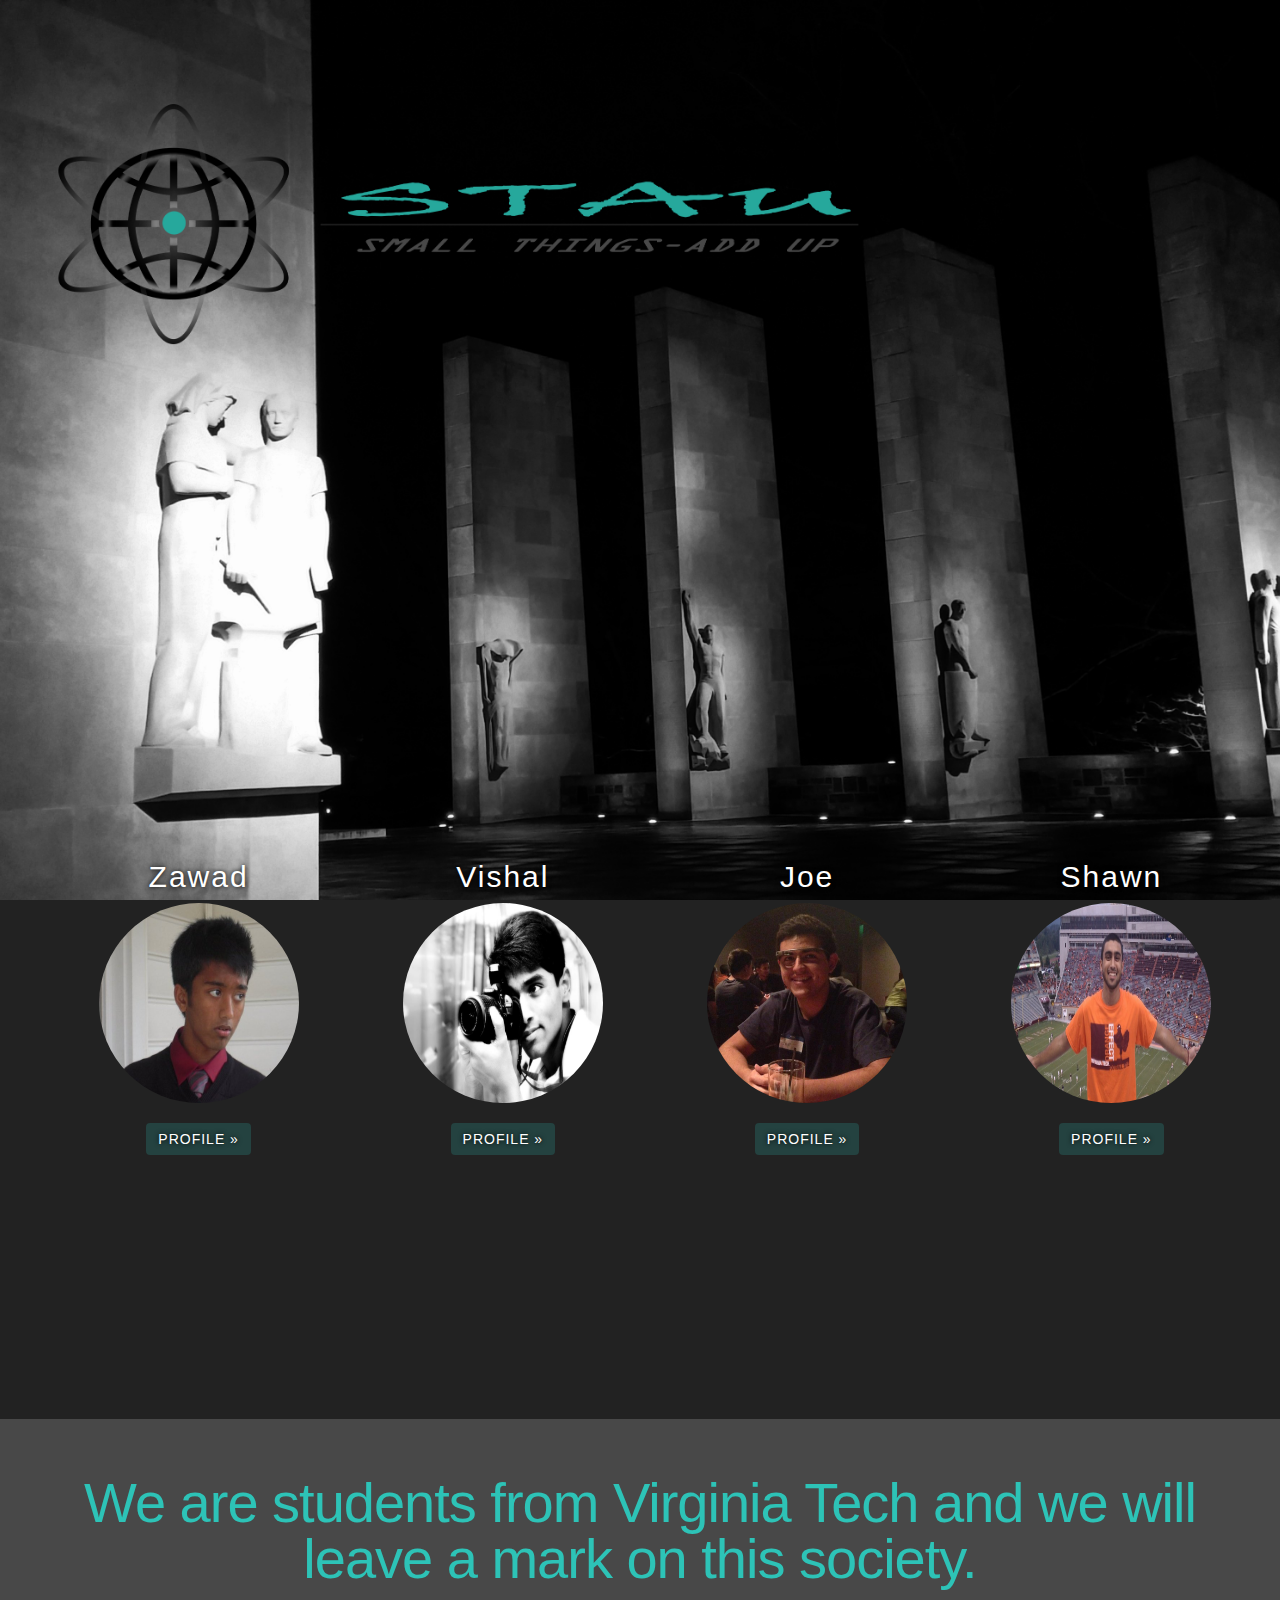
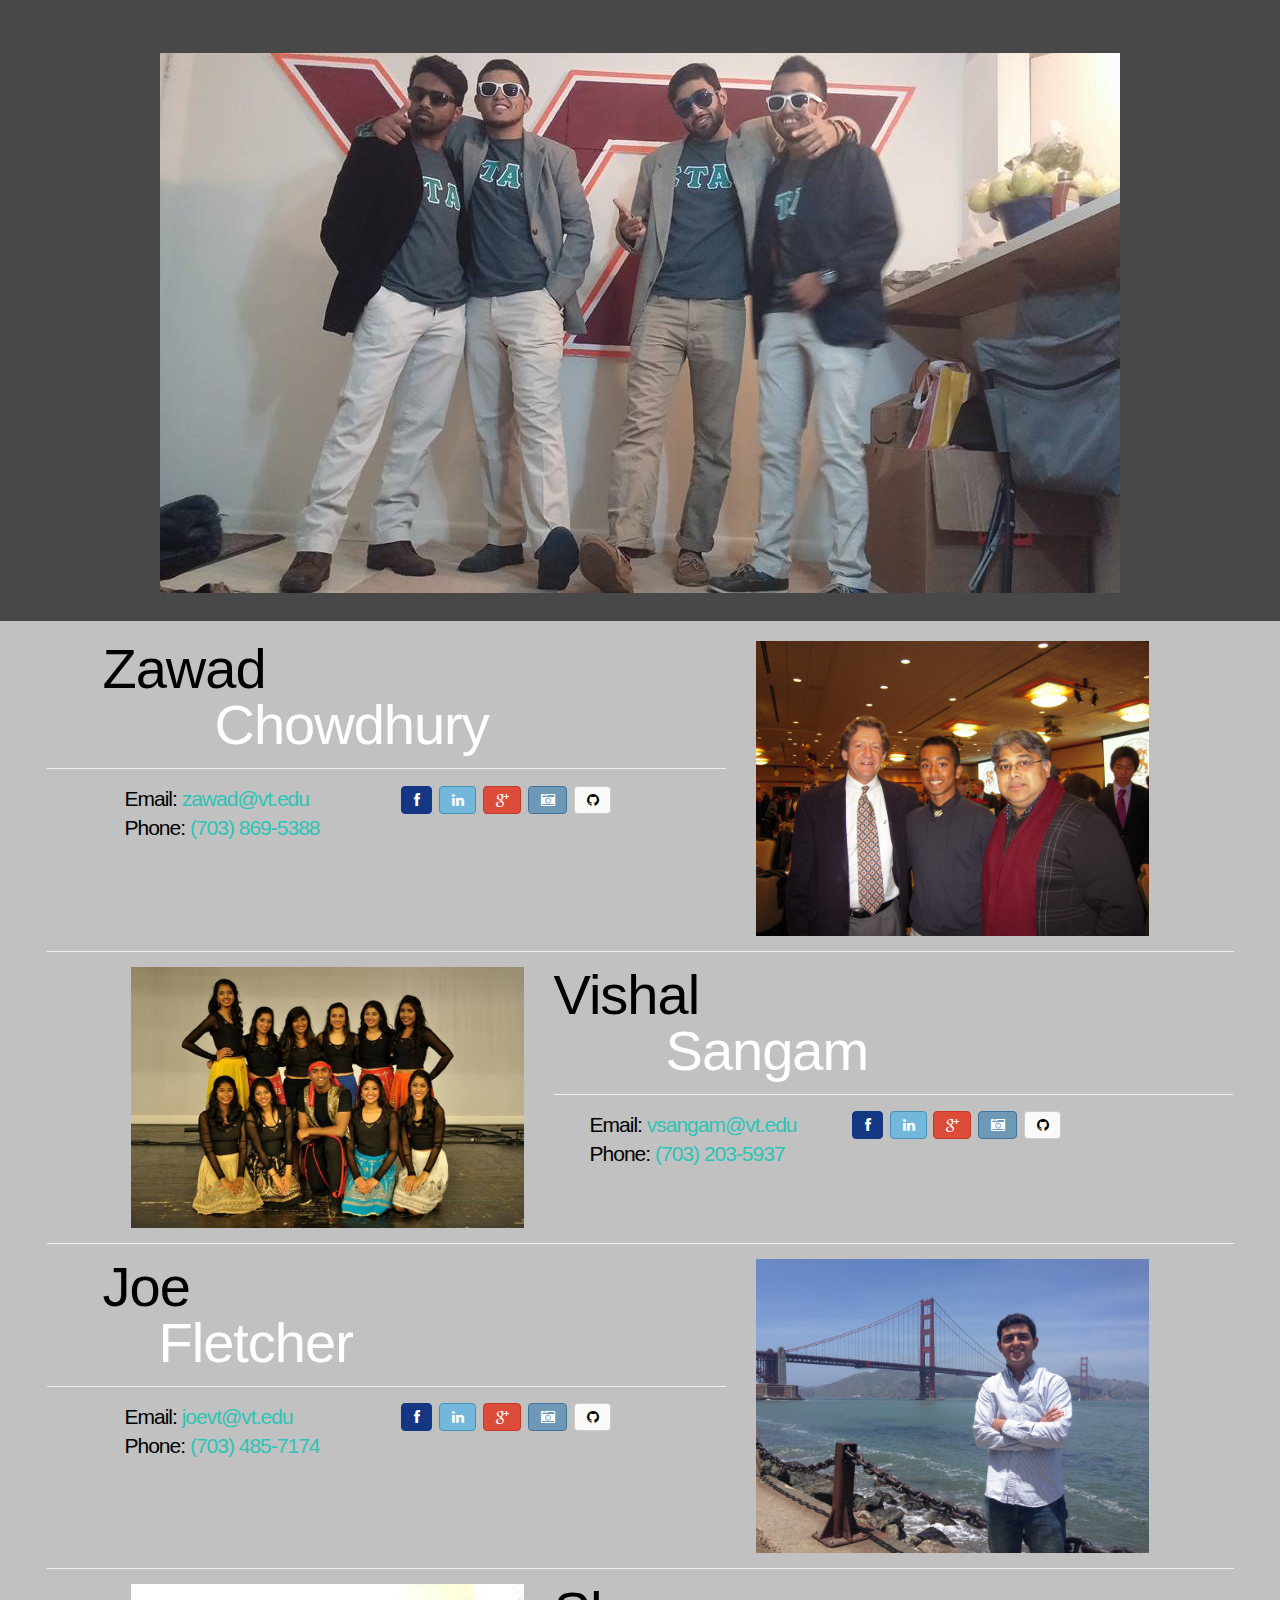
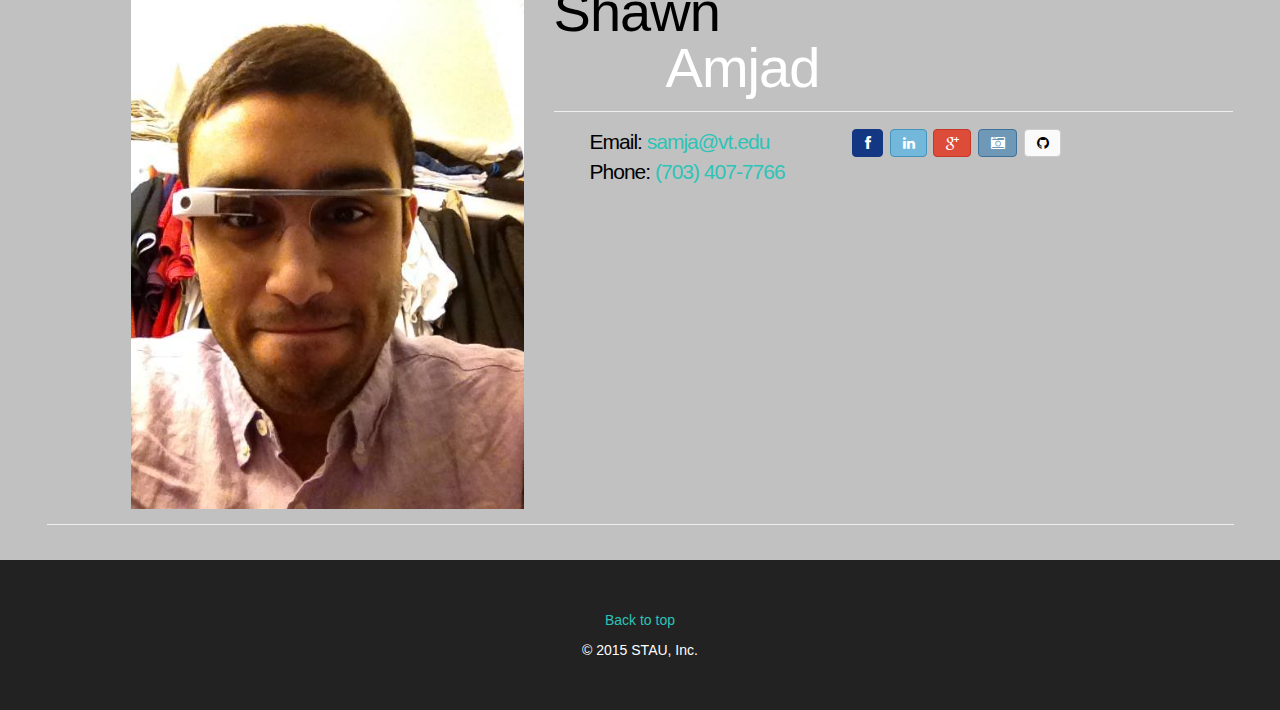
<file: old/index.html>
<html lang="en"><head>
	<meta charset="UTF-8">
	<meta name="viewport" content="width=device-width, user-scalable=no">
  <link rel="icon" href="img/favicon.ico">

	
	<title>STAU - Small Things Add Up</title>

	<link rel="stylesheet" type="text/css" href="css/custom.css">

	<link rel="stylesheet" type="text/css" href="css/bootstrap.css">
	<link rel="stylesheet" type="text/css" href="css/font-awesome.min.css">
	<link rel="stylesheet" type="text/css" href="css/style.css">
	<link rel="stylesheet" type="text/css" href="css/carousel.css">	
	<link rel="stylesheet" type="text/css" href="css/social-icons.css">
	<script type="text/javascript">
	  function normalizeImageRow() {
	    var maxHeight = -1;

 		$('.sponsor').each(function() {
          maxHeight = maxHeight > $(this).height() ? maxHeight : $(this).height();
   		});

   		$('.sponsor').each(function() {
   		  var margin = (maxHeight - $(this).height()) / 2;
		  $(this).css( "margin-top", margin+'px' );
   		});
	  }
  </script>
</head>
<body style="">
	<div id="fb-root" class=" fb_reset"><div style="position: absolute; top: -10000px; height: 0px; width: 0px;"><div></div></div><div style="position: absolute; top: -10000px; height: 0px; width: 0px;"><div></div></div></div>

	<section class="section-home">

		<div class="section-inner">
			<header>
				<!-- 
				<img class="logo" src="img/logo2.png" alt="VTHacks">
				
				<div class="header-info" style="height: 71px; top: -86px;">
					<span class="header-location" style="display: inline; right: 725.5px;"> 
						ST
					</span>

					<span class="header-date" style="display: inline; left: 725.5px;">
						AU
					</span>

				</div> 
				<div>
			      <a class="btn btn-default btn-lg" style="background:none; color:#EFEFEF; border-radius:2px;" href="#form-row">Small Things Add Up</a>
				</div>-->

				<!-- <div class="social">
					<a href="http://www.facebook.com/vthacks">
						<img class="facebook" src="img/fblogo.png" alt="Facebook">
					</a>
					<a href="http://www.twitter.com/VT_Hacks">
						<img class="twitter" src="img/twitterlogo.png" alt="Twitter">
					</a>
				</div> -->
			</header>
		</div>

	</section>

	<section class="section-intro" id="intro">

<!--   <nav role="navigation" class="navbar navbar-default navbar-fixed-top">
    <div class="container-fluid">

        <div class="navbar-header" >
            <button type="button" data-target="#navbarCollapse" data-toggle="collapse" class="navbar-toggle">
                <span class="sr-only">Toggle navigation</span>
                <span class="icon-bar"></span>
                <span class="icon-bar"></span>
                <span class="icon-bar"></span>
            </button>
            <a href="#" class="navbar-brand">STAU</a>
        </div>

        <div id="navbarCollapse" class="collapse navbar-collapse">
            <ul class="nav navbar-nav">
                <li><a href="#">Home</a></li>
                <li><a href="#">Projects</a></li>
                <li><a href="#">Contact Us</a></li>
            </ul>
        </div>
    </div>
</nav> -->

		<div class="container">
			  <!-- Marketing messaging and featurettes
    ================================================== -->
    <!-- Wrap the rest of the page in another container to center all the content. -->

    <div class="container marketing">

      <!-- Three columns of text below the carousel -->
      <div class="row">
        <div class="col-lg-3">
          <h2>Zawad</h2>
          <br>
          <img class="img-circle" alt="Zawad" style="width: 200px; height: 200px;" src="img/Z.jpg">
          
          <!-- <p>Hello World!<br> I am a Sophomore at Virginia Tech pursuing a Bachelor's Degree in Computer Engineering. I was born and raised in Sterling, Virginia which falls under the category of "NOVA" or Northern Virginia. Some of my interests include running, Tae Kwon Do, and taking part in sports in general. My friends and I have created this web page in an effort to develop and deliever our brand.</p> -->
          <p><a class="btn btn-default" role="button" data-toggle="modal" data-target="#zawadModal">PROFILE »</a></p>
        </div><!-- /.col-lg-3 -->
        <div class="col-lg-3">
        	<h2>Vishal</h2>
        	<br>
          <img class="img-circle" alt="Vishal" style="width: 200px; height: 200px;" src="img/V.jpg">
          <p><a class="btn btn-default" role="button" data-toggle="modal" data-target="#vishalModal">PROFILE »</a></p>
        </div><!-- /.col-lg-3 -->
        <div class="col-lg-3">
        	<h2>Joe</h2>
        	<br>
          <img class="img-circle" alt="Joe" style="width: 200px; height: 200px;" src="img/J.jpg">
          <p><a class="btn btn-default" role="button" data-toggle="modal" data-target="#joeModal">PROFILE »</a></p>
        </div><!-- /.col-lg-3 -->
        <div class="col-lg-3">
        	<h2>Shawn</h2>
        	<br>
          <img class="img-circle" alt="Shawn" style="width: 200px; height: 200px;" src="img/S.jpg">
          <p><a class="btn btn-default" role="button" data-toggle="modal" data-target="#shawnModal">PROFILE »</a></p>
        </div><!-- /.col-lg-3 -->
      </div><!-- /.row -->

		</div>

	</section>


      <!-- Modal's -->
      <!-- Zawad's Modal -->
      <div id="zawadModal" class="modal fade" tabindex="-1" role="dialog" aria-labelledby="myModalLabel" aria-hidden="true" style="display: none;">
        <div class="modal-dialog">
          <div class="modal-content">

            <div class="modal-header">
              <button type="button" class="close" data-dismiss="modal" aria-hidden="true">×</button>
              <h4 class="modal-title" id="myModalLabel" style="font-size:40px;">Zawad Chowdhury</h4>
            </div>
            <div class="modal-body">
              <div class="row featurette">
                <div class="col-md-5">
                  <img src="img/zawadProf.png" class="img">
                </div>   
                <div class="col-md-7">
                 <h4 class="lead" style="font-size:30px;">About:</h4>
                 <p class="lead" >I am a Sophomore at Virginia Tech pursuing a Bachelor's Degree in Computer Engineering. I was born and raised in Sterling, Virginia which falls under the category of "NOVA" or Northern Virginia. Some of my interests include running, olympic taekwondo, and taking apart in sports in general. My friends and I have created this web page in an effort to develop and deliever our brand.</p>
                 <h4 class="lead" style="font-size:30px;">Articles:</h4>
                 <p class="lead"><a href="http://www.saseconnect.org/news/saseprints/153-saseprints-spotlight-zawad-chowdhury" onclick="window.open(this.href); return false;">SASEPrints Spotlight</a></p>
               </div>
             </div>
             <div class="modal-footer">
              <a type="button" class="btn btn-primary"href="resumes/zawadResume.pdf" onclick="window.open(this.href); return false;">My Resume »</a>
            </div>

          </div><!-- /.modal-content -->
        </div><!-- /.modal-dialog -->
      </div>
    </div>

    <!-- Vishal's Modal -->
    <div id="vishalModal" class="modal fade" tabindex="-1" role="dialog" aria-labelledby="myModalLabel" aria-hidden="true" style="display: none;">
      <div class="modal-dialog">
        <div class="modal-content">

          <div class="modal-header">
            <button type="button" class="close" data-dismiss="modal" aria-hidden="true">×</button>
            <h4 class="modal-title" id="myModalLabel" style="font-size:40px;">Vishal Sangam</h4>
          </div>
          <div class="modal-body">
            <div class="row featurette">
              <div class="col-md-5">
                <img src="img/vishalProf.png" class="img">
              </div>   
              <div class="col-md-7">
               <h4 class="lead" style="font-size:30px;">About:</h4>
               <p class="lead">I am Sophomore at Virginia Tech majoring in Mechanical Engineering. In the past, I have taking on varsity sports while being academically successful, and actively involved in clubs. My objective as of now is to gain experience designing, collaborating, and working hands on as an intern or Co-op while also perusing my mechanical engineering Degree. Finally, my ambition and dream is to help play a role in creating the future technology of this world.</p>
             </div>
           </div>
           <div class="modal-footer">
            <a type="button" class="btn btn-primary"href="resumes/vishalResume.pdf" onclick="window.open(this.href); return false;"> My Resume »</a>
          </div>

        </div><!-- /.modal-content -->
      </div><!-- /.modal-dialog -->
    </div>
  </div>
  
  <!-- Joe's Modal -->
  <div id="joeModal" class="modal fade" tabindex="-1" role="dialog" aria-labelledby="myModalLabel" aria-hidden="true" style="display: none;">
    <div class="modal-dialog">
      <div class="modal-content">

        <div class="modal-header">
          <button type="button" class="close" data-dismiss="modal" aria-hidden="true">×</button>
          <h4 class="modal-title" id="myModalLabel" style="font-size:40px;">Joe Fletcher</h4>
        </div>
        <div class="modal-body">
          <div class="row featurette">
            <div class="col-md-5">
              <img src="img/joeSHPE.jpg" class="img">
            </div>   
            <div class="col-md-7">
             <h4 class="lead" style="font-size:30px;">About:</h4>
             <p class="lead">My name is Joe Fletcher and I am a rising Senior at Virginia Tech majoring in Computer Science and minoring in Mathematics. I am a technology fanatic, die-hard Hokie, and excited for the incredible opportunities the world has to offer!</p>
             <h4 class="lead" style="font-size:30px;">Articles:</h4>
             <p class="lead"><a href="http://googleforstudents.blogspot.com/2014/05/announcing-2014-generation-google.html" onclick="window.open(this.href); return false;">Google Generation Scholarship Recipient</a></p>
             <p class="lead"><a href="http://www.vturcs.cs.vt.edu/spring.php" onclick="window.open(this.href); return false;">Third Place - VTURCS Spring 2015</a></p>
             <p class="lead"><a href="http://www.eng.vt.edu/students/featured/joe-fletcher" onclick="window.open(this.href); return false;">Virginia Tech's College of Engineering Featured Student</a></p>
             <p class="lead"><a href="http://www.connectionnewspapers.com/news/2012/jul/09/i-had-learn-lot-my-own/" onclick="window.open(this.href); return false;">"I Had To Learn A Lot on My Own" Newspaper Article</a></p>
           </div>
         </div>
         <div class="modal-footer">

          <a type="button" class="btn btn-primary"href="resumes/joeResume.pdf" onclick="window.open(this.href); return false;"> My Resume »</a>
        </div>

      </div><!-- /.modal-content -->
    </div><!-- /.modal-dialog -->
  </div>
</div>

<!-- Shawn's Modal -->
<div id="shawnModal" class="modal fade" tabindex="-1" role="dialog" aria-labelledby="myModalLabel" aria-hidden="true" style="display: none;">
  <div class="modal-dialog">
    <div class="modal-content">

      <div class="modal-header">
        <button type="button" class="close" data-dismiss="modal" aria-hidden="true">×</button>
        <h4 class="modal-title" id="myModalLabel" style="font-size:40px;">Shawn Amjad</h4>
      </div>
      <div class="modal-body">
        <div class="row featurette">
          <div class="col-md-5">
            <img src="img/shawnProf.jpg" class="img">
          </div>   
          <div class="col-md-7">
           <h4 class="lead" style="font-size:30px;">About:</h4>
           <p class="lead">I am Sophomore at Virginia Tech majoring in Computer Science. Really enjoy programming in general and in my spare time I like to work on my music and DJ various events.</p>
         </div>
       </div>
       <div class="modal-footer">
        <a role="button" class="btn btn-primary" href="resumes/shawnResume.pdf" onclick="window.open(this.href); return false;">My Resume »</a>
      </div>

    </div><!-- /.modal-content -->
  </div><!-- /.modal-dialog -->
</div>
</div>



	<section class="section-details">
			<div class="row featurette">
				<div class="col-md-12" style="background:#484848">
      				<p class="featurette" style="padding:1em; text-align: center; color: #2dc3b7">We are students from Virginia Tech and we will leave a mark on this society.</p>

				      			      				<!-- STAU Group Pic -->
					<span class="centerImage"><img src="img/STAU.jpg"/></span>
					<BR>
      			</div>
			</div>	
	</section>	
	
	<section class="contact">

		<div class="container">
			
			<div class="row">
				 <!-- START THE FEATURETTES -->
  <div class="row featurette" style="color:black;">
    <div class="col-md-7">
      <p class="featurette" style="text-indent: 1em;" >Zawad <br>
        <span class="text-muted" style="color:#fff; padding-left: 3em;">Chowdhury</span></p>
        <hr class="featurette-divider">
        <div class="col-md-6">
          <p class="lead" style="margin-left: 3em;">
            Email: <a href="mailto:zawad@vt.edu">zawad@vt.edu</a> <br>
            Phone: <a href="tel:+1-703-869-5388">(703) 869-5388</a>
          </p>
        </div>
        <div class="col-md-5">
          <a class="btn btn-facebook" href="https://www.facebook.com/zawad.chowdhury.5" onclick="window.open(this.href); return false;"><i class="fa fa-facebook"></i></a>
          <a class="btn btn-linkedin" href="http://www.linkedin.com/profile/view?id=231957254" onclick="window.open(this.href); return false;"><i class="fa fa-linkedin"></i></a>
          <a class="btn btn-google-plus" href="https://plus.google.com/101360124177387900416/posts" onclick="window.open(this.href); return false;"><i class="fa fa-google-plus"></i></a>
          <a class="btn btn-instagram" href="http://instagram.com/kin9_z" onclick="window.open(this.href); return false;"><i class="fa fa-camera-retro"></i></a>
          <a class="btn btn-github" href="https://github.com/Zawad" onclick="window.open(this.href); return false;"><i class="fa fa-github"></i></a>
        </div>
      </div>
      <div class="col-md-5">
        <img class="featurette-image img-responsive" alt= "Zawad" src="img/zc.jpg" style="padding-right: 3em;">
      </div>
    </div>

    <hr class="featurette-divider">

    <div class="row featurette">
      <div class="col-md-5">
        <img class="featurette-image img-responsive" alt="Vishal" src="img/vs.jpg" style="padding-left: 3em;">
      </div>
      <div class="col-md-7" style="color:black">
        <p class="featurette">Vishal <br>
         <span class="text-muted" style="color:#fff; padding-left: 2em;">Sangam</span></p>
         <hr class="featurette-divider">
         <div class="col-md-5">
          <p class="lead" style="margin-left: 1em;">
            Email: <a href="mailto:vsangam@vt.edu">vsangam@vt.edu</a> <br>
            Phone: <a href="tel:+1-703-203-5937">(703) 203-5937</a>
          </p>
        </div>
        <div class="col-md-5">
          <a class="btn btn-facebook" href="https://www.facebook.com/vishal.sangam" onclick="window.open(this.href); return false;"><i class="fa fa-facebook"></i></a>
          <a class="btn btn-linkedin" href="http://www.linkedin.com/profile/view?id=205679613" onclick="window.open(this.href); return false;"><i class="fa fa-linkedin"></i></a>
          <a class="btn btn-google-plus" href="https://plus.google.com/110438396232092065273/posts" onclick="window.open(this.href); return false;"><i class="fa fa-google-plus"></i></a>
          <a class="btn btn-instagram" href="http://instagram.com/voshizal" onclick="window.open(this.href); return false;"><i class="fa fa-camera-retro"></i></a>
          <a class="btn btn-github" href="https://github.com/Voshizal" onclick="window.open(this.href); return false;"><i class="fa fa-github"></i></a>
        </div>
      </div>
    </div>

    <hr class="featurette-divider">

    <div class="row featurette" style="color:black;">
      <div class="col-md-7">
        <p class="featurette" style="text-indent: 1em;" >Joe <br>
          <span class="text-muted" style="color:#fff; padding-left: 2em;">Fletcher</span></p>
          <hr class="featurette-divider">
          <div class="col-md-6">
            <p class="lead" style="margin-left: 3em;">
              Email: <a href="mailto:joevt@vt.edu">joevt@vt.edu</a> <br>
              Phone: <a href="tel:+1-703-485-7174">(703) 485-7174</a>
            </p>
          </div>
          <div class="col-md-5">
            <a class="btn btn-facebook" href="https://www.facebook.com/joe.fletcher.92" onclick="window.open(this.href); return false;"><i class="fa fa-facebook"></i></a>
            <a class="btn btn-linkedin" href="http://www.linkedin.com/profile/view?id=206779335" onclick="window.open(this.href); return false;"><i class="fa fa-linkedin"></i></a>
            <a class="btn btn-google-plus" href="https://plus.google.com/108307448266644894863/posts" onclick="window.open(this.href); return false;"><i class="fa fa-google-plus"></i></a>
            <a class="btn btn-instagram" href="http://instagram.com/joefletcher22" onclick="window.open(this.href); return false;"><i class="fa fa-camera-retro"></i></a>
            <a class="btn btn-github" href="https://github.com/jfletchvt" onclick="window.open(this.href); return false;"><i class="fa fa-github"></i></a>
          </div>
        </div>
        <div class="col-md-5">
          <img class="featurette-image img-responsive" alt= "Joe" src="img/jf.jpg" style="padding-right: 3em;">
        </div>
      </div>

      <hr class="featurette-divider">

      <div class="row featurette">
        <div class="col-md-5">
          <img class="featurette-image img-responsive" alt="Shawn" src="img/sa.jpg" style="padding-left: 3em;">
        </div>
        <div class="col-md-7" style="color:black">
          <p class="featurette">Shawn <br>
           <span class="text-muted" style="color:#fff; padding-left: 2em;">Amjad</span></p>
           <hr class="featurette-divider">
           <div class="col-md-5">
            <p class="lead" style="margin-left: 1em;">
              Email: <a href="mailto:samja@vt.edu"> samja@vt.edu</a> <br>
              Phone: <a href="tel:+1-703-407-7766">(703) 407-7766</a>
            </p>
          </div>
          <div class="col-md-5">
            <a class="btn btn-facebook" href="https://www.facebook.com/Shawn.Amjad" onclick="window.open(this.href); return false;"><i class="fa fa-facebook"></i></a>
            <a class="btn btn-linkedin" href="http://www.linkedin.com/profile/view?id=305503197" onclick="window.open(this.href); return false;"><i class="fa fa-linkedin"></i></a>
            <a class="btn btn-google-plus" href="https://plus.google.com/106537395533631891281/posts" onclick="window.open(this.href); return false;"><i class="fa fa-google-plus"></i></a>
            <a class="btn btn-instagram" href="http://instagram.com/shawn703" onclick="window.open(this.href); return false;"><i class="fa fa-camera-retro"></i></a>
            <a class="btn btn-github" href="#"><i class="fa fa-github" onclick="window.open(this.href); return false;"></i></a>
          </div>
        </div>
      </div>



      <hr class="featurette-divider">
      <!-- /END THE FEATURETTES -->

					
			</div>

		</div>

	</section>

	<footer>
		
		<div class="container">

        <p style="text-align: center;"><a href="#">Back to top</a></p>
        <p style="text-align: center;">© 2015 STAU, Inc.</p>

		</div>

	</footer>

<script src="js/jquery.min.js"></script>
<script src="js/bootstrap.min.js"></script>
</body>

</html>
</file>
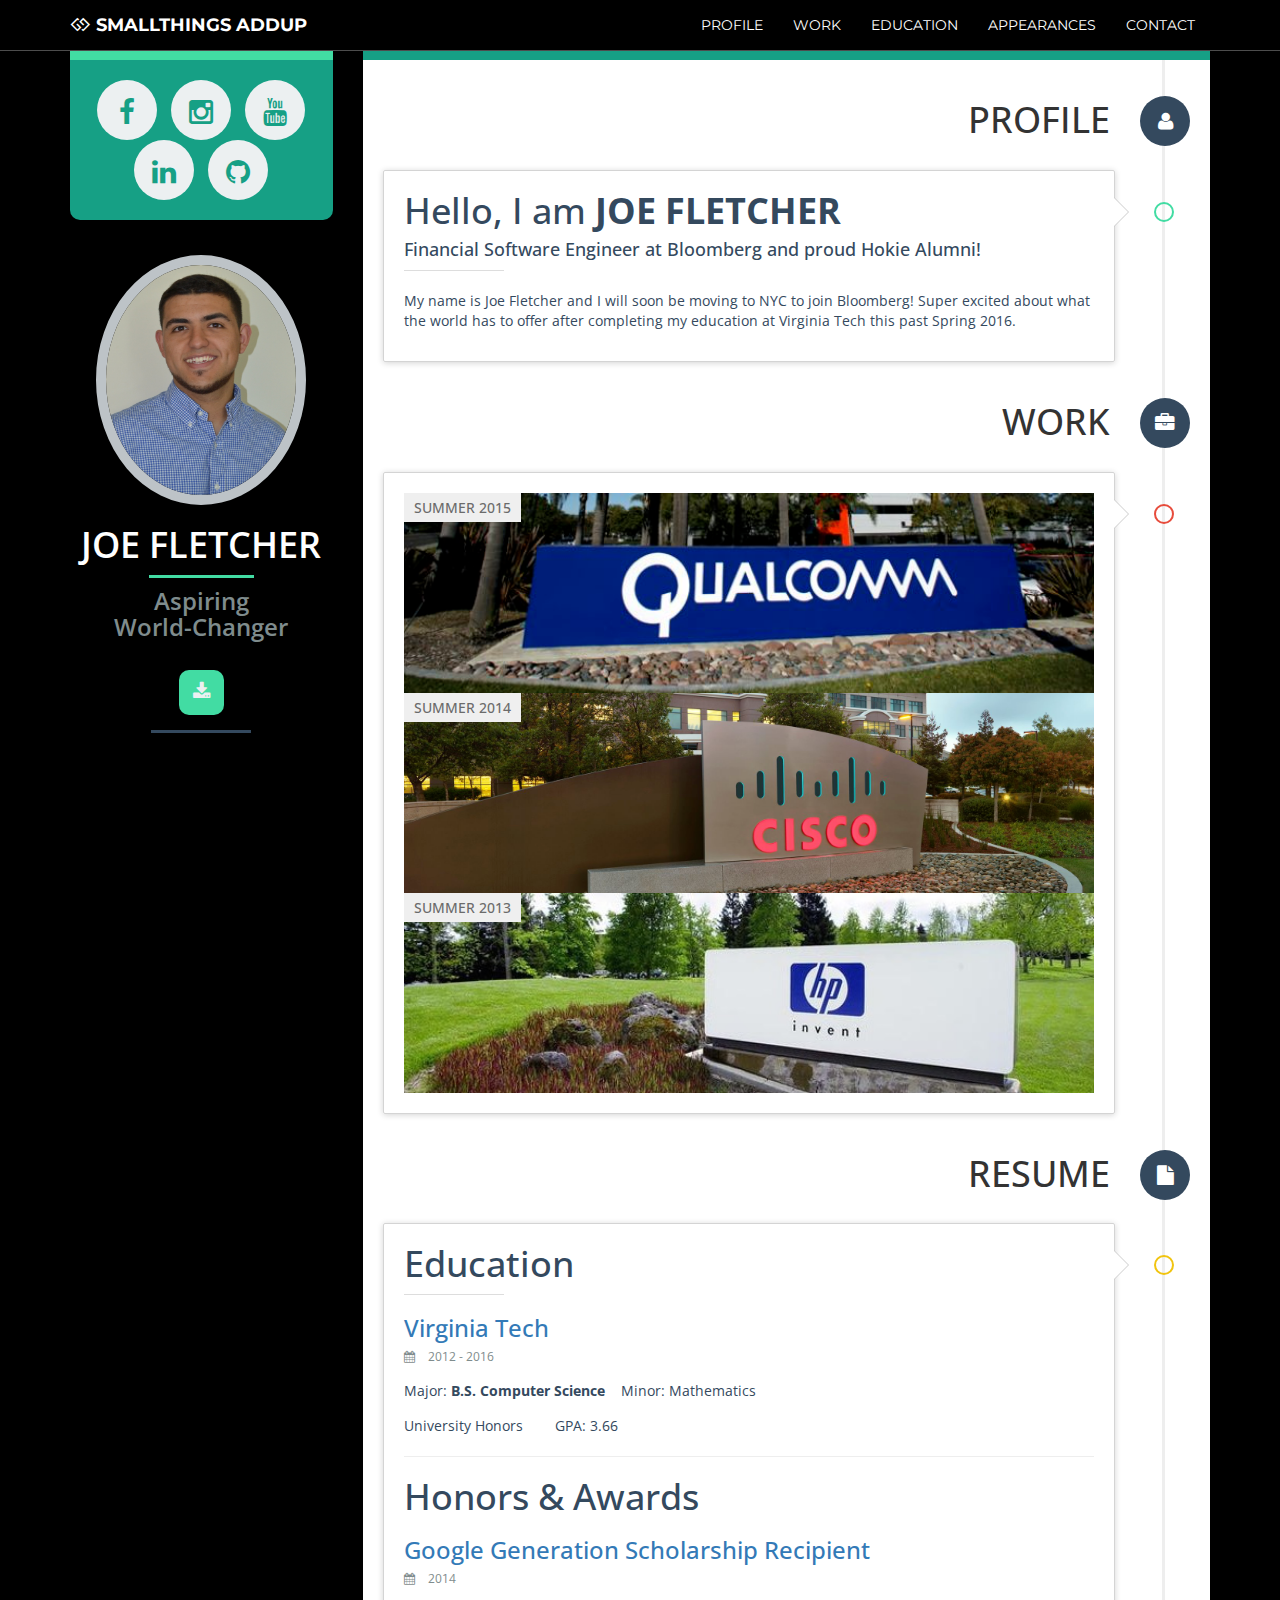
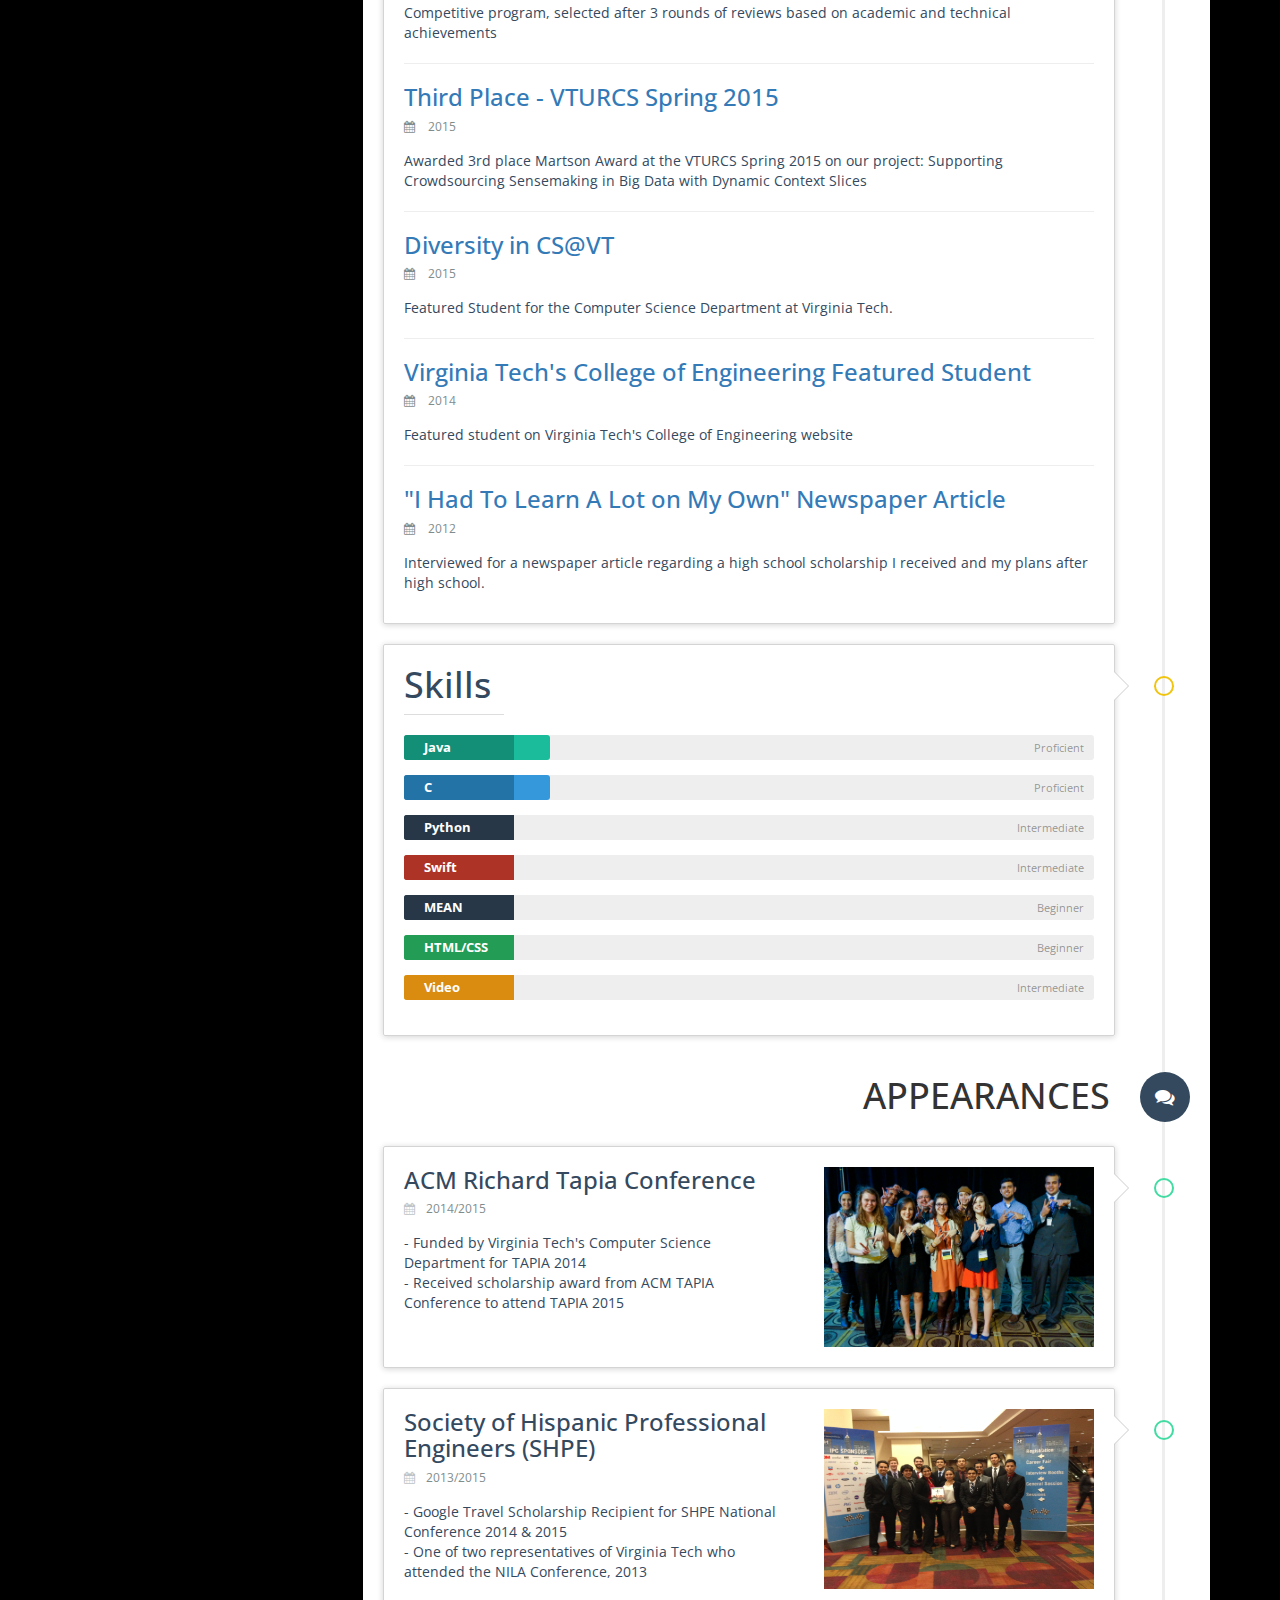
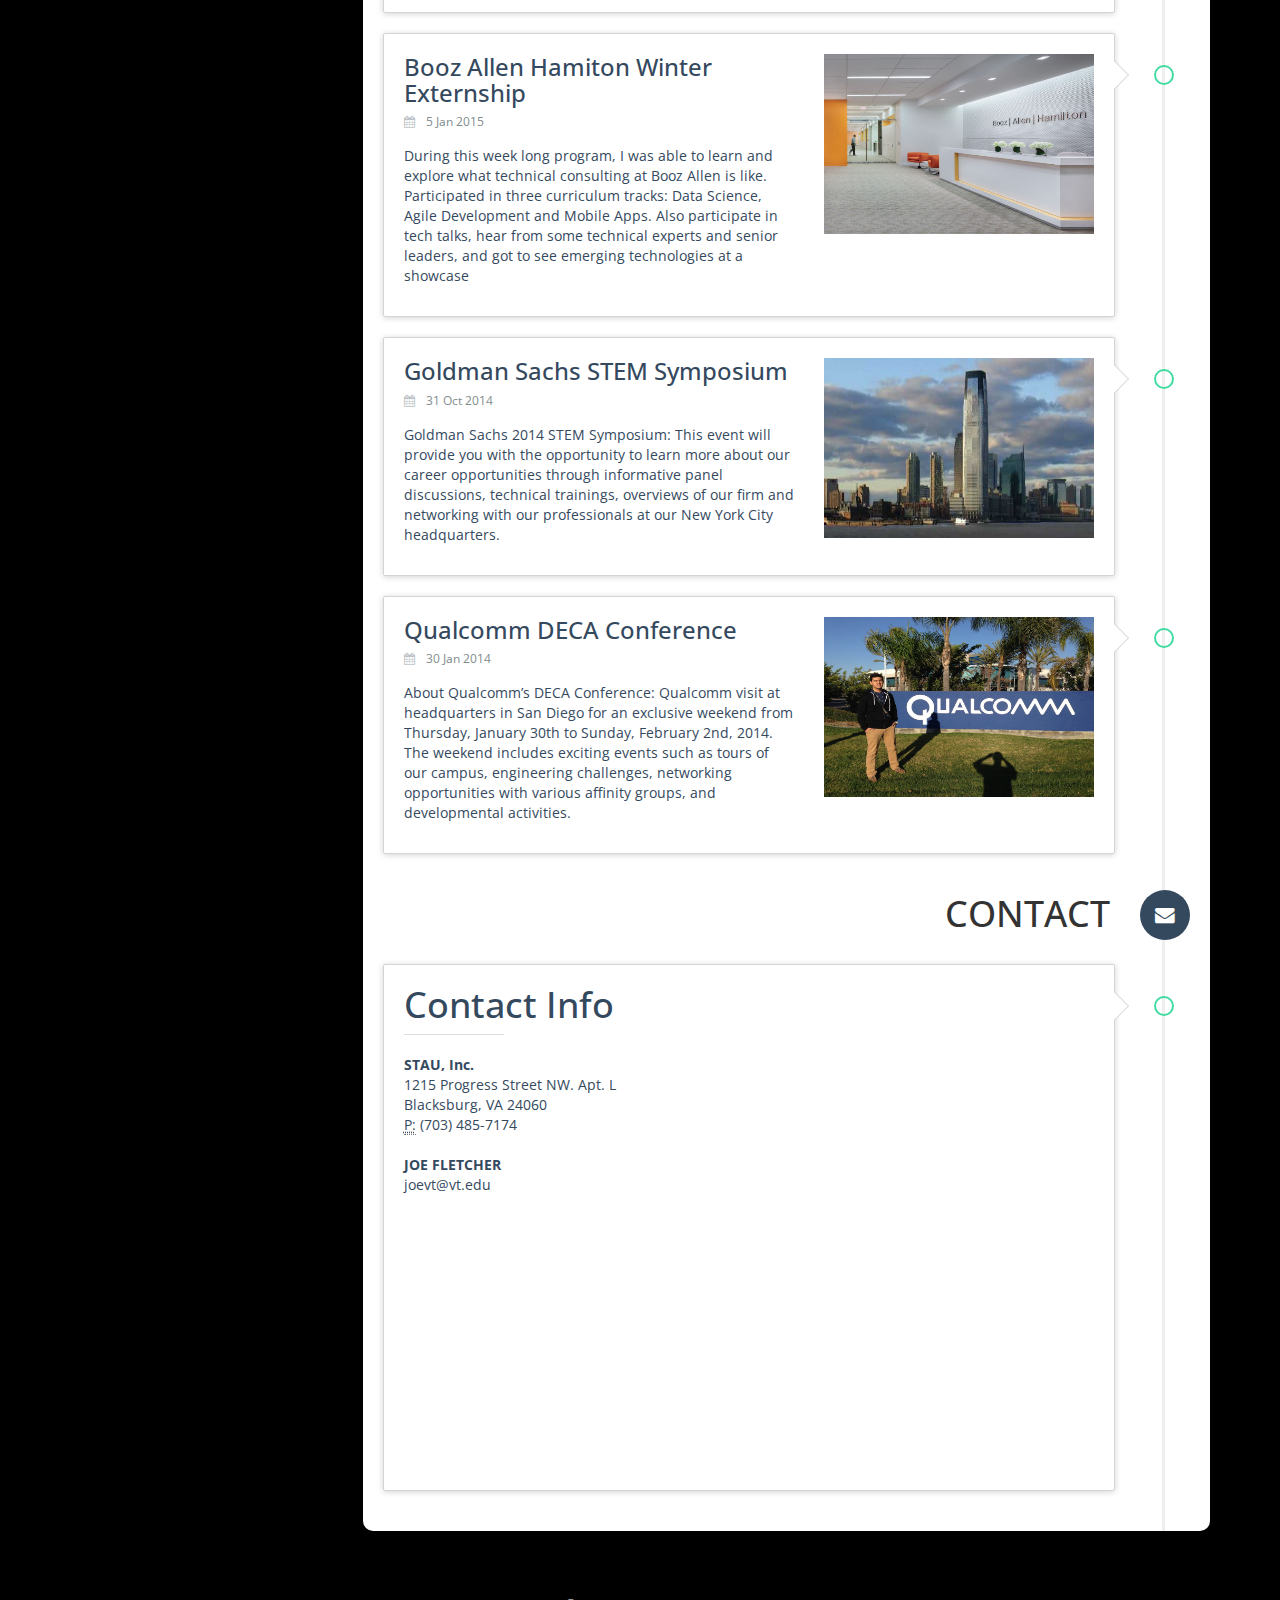
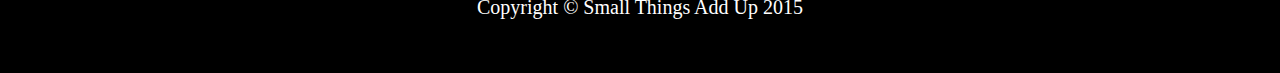
<file: joe.html>
<!DOCTYPE html>
<html lang="en">
<head>
	<meta charset="utf-8">
    <meta http-equiv="X-UA-Compatible" content="IE=edge">
    <meta name="viewport" content="width=device-width, initial-scale=1">
	<title>STAU - Joe</title>
	<meta name="description" content="">
    <meta name="author" content="">
    
    <!-- Bootstrap Core CSS -->
    <link href="css/bootstrap.min.css" rel="stylesheet">
    
    <!-- Custom CSS -->
	<link rel="stylesheet" type="text/css" href="css/style.css">
	<link rel="stylesheet" type="text/css" href="css/stau.css">

	<link href="font-awesome/css/font-awesome.min.css" rel="stylesheet" type="text/css">
	<link href="http://fonts.googleapis.com/css?family=Lora:400,700,400italic,700italic" rel="stylesheet" type="text/css">
    <link href="http://fonts.googleapis.com/css?family=Montserrat:400,700" rel="stylesheet" type="text/css">
	<!-- HTML5 Shim and Respond.js IE8 support of HTML5 elements and media queries -->
    <!-- WARNING: Respond.js doesn't work if you view the page via file:// -->
    <!--[if lt IE 9]>
      <script src="https://oss.maxcdn.com/libs/html5shiv/3.7.0/html5shiv.js"></script>
      <script src="https://oss.maxcdn.com/libs/respond.js/1.4.2/respond.min.js"></script>
    <![endif]-->
</head>
<body id="page-top">
	<!-- start:navbar -->
	 <nav class="navbar navbar-custom navbar-fixed-top" role="navigation">
        <div class="container">
            <div class="navbar-header">
                <button type="button" class="navbar-toggle" data-toggle="collapse" data-target=".navbar-main-collapse">
                    <i class="fa fa-bars"></i>
                </button>
                <a class="navbar-brand page-scroll" href="./index.html">
                    <i class="fa fa-gg"></i>  <span class="light">SmallThings</span>  AddUp
                </a>
            </div>

            <!-- Collect the nav links, forms, and other content for toggling -->
            <div class="collapse navbar-collapse navbar-right navbar-main-collapse">
                <ul class="nav navbar-nav">
                    <!-- Hidden li included to remove active class from about link when scrolled up past about section -->
                    <li class="hidden">
                        <a href="#page-top"></a>
                    </li>
                    <li class="page-scroll"><a href="#id-profile">Profile</a></li>
								<li class="page-scroll"><a href="#id-work">Work</a></li>
								<li class="page-scroll"><a href="#id-resume">Education</a></li>
								<li class="page-scroll"><a href="#id-blog">Appearances</a></li>
								<li class="page-scroll"><a href="#id-contact">Contact</a></li>
                </ul>
            </div>
            <!-- /.navbar-collapse -->
        </div>
        <!-- /.container -->
    </nav>
	<!-- end:navbar -->    

	<!-- start:main -->
	<div class="container" id="main">
		<div class="row">
			<div class="col-lg-3 col-md-3 col-sm-4 col-xs-12">
				<div id="sidebar">
					<div class="sosmed">
						<div class="text-center">
							<a href="https://www.facebook.com/joe.fletcher.92"><i class="fa fa-facebook fa-2x" data-toggle="tooltip" data-placement="top" title="Facebook"></i></a>
							<a href="https://instagram.com/joefletcher22/"><i class="fa fa-instagram fa-2x" data-toggle="tooltip" data-placement="top" title="Instagram"></i></a>
							<a href="https://www.youtube.com/channel/UCm4bbDWMzaacinDueBC7L9Q/videos"><i class="fa fa-youtube fa-2x" data-toggle="tooltip" data-placement="top" title="YouTube"></i></a>
							<a href="https://www.linkedin.com/in/joebfletcher"><i class="fa fa-linkedin fa-2x" data-toggle="tooltip" data-placement="top" title="LinkedIn"></i></a>
							<a href="https://github.com/jfletchvt"><i class="fa fa-github fa-2x" data-toggle="tooltip" data-placement="top" title="GitHub"></i></a>
						</div>
					</div>
					<div class="user">
						<div class="text-center">
							<img src="img/user/joe.jpg" style="width: 210px; height: 250px;" class="img-circle">
						</div>
						<div class="user-head">
							<h1>JOE FLETCHER</h1>
							<div class="hr-center"></div>
							<h5>Aspiring <br>World-Changer</h5>
						</div>
					</div>
					<div class="link-me">
						<div class="text-center">
							<a href="./resume/JoeResume.pdf"><i class="fa fa-download fa-2x" data-toggle="tooltip" data-placement="top" title="View My Resume"></i></a>
							<!-- <a href="#"><i class="fa fa-flag fa-2x" data-toggle="tooltip" data-placement="top" title="Get in Touch"></i></a>
							<a href="#"><i class="fa fa-money fa-2x" data-toggle="tooltip" data-placement="top" title="Hire Me"></i></a> -->
						</div>
						<div class="hr-center"></div>
					</div>
				</div>
			</div>
			<div class="col-lg-9 col-md-9 col-sm-8 col-xs-12">
				<div id="content">
					<!-- start:main content -->
					<div class="main-content">
						<ul class="timeline">
							<!-- start:profile -->
							<li id="id-profile">
								<div class="timeline-badge default"><i class="fa fa-user"></i></div>
								<h1 class="timeline-head">PROFILE</h1>
							</li>
					        <li id="profile">
					          	<div class="timeline-badge primary"></div>
					          	<div class="timeline-panel">
					          		<h1>Hello, I am <strong>JOE FLETCHER</strong></h1>
					          		<h4>Financial Software Engineer at Bloomberg and proud Hokie Alumni!</h4>
					          		<div class="hr-left"></div>
					          		
					          		<p>My name is Joe Fletcher and I will soon be moving to NYC to join Bloomberg! Super excited about what the world has to offer after completing my education at Virginia Tech this past Spring 2016.</p>
					          	</div>
					        </li>
					        <!-- <li id="personal-info">
					          	<div class="timeline-badge primary"></div>
					          	<div class="timeline-panel">
					          		<h1>Personal Info</h1>
					          		<div class="hr-left"></div>

					          		<div class="btn-group">
									  	<button type="button" disabled class="btn btn-primary">Name</button>
									  	<button type="button" disabled class="btn btn-default">JONATHAN DOE</button>
									</div>
									<div class="btn-group">
									  	<button type="button" disabled class="btn btn-primary">date of birth</button>
									  	<button type="button" disabled class="btn btn-default">Desember 09, 1990</button>
									</div>
									<div class="btn-group">
									  	<button type="button" disabled class="btn btn-primary">email</button>
									  	<button type="button" disabled class="btn btn-default">info@yourdomain.com</button>
									</div>
									<div class="btn-group">
									  	<button type="button" disabled class="btn btn-primary">Address</button>
									  	<button type="button" disabled class="btn btn-default">222 St. Newmon UK</button>
									</div>
									<div class="btn-group">
									  	<button type="button" disabled class="btn btn-primary">Phone</button>
									  	<button type="button" disabled class="btn btn-default">023-2314 1231</button>
									</div>
									<div class="btn-group">
									  	<button type="button" disabled class="btn btn-primary">Website</button>
									  	<button type="button" disabled class="btn btn-default">www.wrapbootstrap.com</button>
									</div>
					          	</div>
					        </li> -->
					        <!-- end:profile -->

					        <!-- start:work -->
					        <li id="id-work">
								<div class="timeline-badge default"><i class="fa fa-briefcase"></i></div>
								<h1 class="timeline-head">WORK</h1>
							</li>
							<li>
					          	<div class="timeline-badge danger"></div>
					          	<div class="timeline-panel">
					            	<div class="timeline-body">
					            		<ul class="thumbs">
								            <li><a href="#thumb1" class="thumbnail" style="background-image: url('img/content/joe/Qualcomm1.png')">
								                <h4>Summer 2015</h4><span class="description">Qualcomm - San Diego, CA</span></a>
								            </li>
								            <li>
								                <a href="#thumb2" class="thumbnail" style="background-image: url('img/content/joe/cisco1.png')"><h4>Summer 2014</h4><span class="description">Cisco - San Jose, CA</span></a>
								            </li>
								            <li>
								                <a href="#thumb3" class="thumbnail" style="background-image: url('img/content/joe/hp.jpg')"><h4>Summer 2013</h4><span class="description">Hewlett-Packard - Herndon, VA</span></a>
								            </li>
								        </ul>

								        <div class="portfolio-content">
								        	<div id="thumb1">
								                <!-- <div class="media"><img src="http://gallagherdesign.com/syncshow/uploaded_media/Modules/glmod_Modules_Portfolio/2-LobbyDSCF0006FS_MEDRES-1316545386.jpg"/></div> -->
									          	<div class="work-experience">
									          		<h3>Software Engineering Intern &nbsp</h3>
									          		<small><i class="fa fa-calendar"></i> May 2015 - August 2015</small>
									          		<p>- Intern for the Android Camera Applications Team <BR>
									          			- Built an Android application that helped on-device tuning for the Camera team <BR>
									          		   - Ported camera modules such as Brightness, Sharpness, Contrast, etc. to newer version of the application that will be shared with our OEM’s in order for them to tune the camera on their devices as they see fit<BR>
									          		   - Used Java, XML, and Eclipse with ADT Plugin as well as Perforce for version control <BR> 
									          		</p>
									          	</div>
								                <!-- <a href="#" class="btn btn-primary">Learn More</a> -->
								            </div>
								            <div id="thumb2">
								                <!-- <div class="media"><img src="img/content/thumbnail2.jpg"/></div> -->
									          	<div class="work-experience">
									          		<h3>Software Engineering Intern &nbsp</h3>
									          		<small><i class="fa fa-calendar"></i> May 2014 - August 2014</small>
									          		<p>- Intern for the Wiresless Lan Controlelr (WLC) Team <BR>
									          		   - Developed an iOS application for the Wireless Lan Controller (WLC) Team used for network engineers (internal) <BR>
									          		   - This application provided relevant information from a WLC such as number of access points, clients, top operating systems, and top applications being used as well as the bandwidth being used by each one <BR>
									          		   - Worked on UI design, WLC authentication, HTML parser, as well as the use of REST APIs<BR>
									          		  </p>
									          	</div>
								                <!-- <a href="#" class="btn btn-primary">Learn More</a> -->
								            </div>
								            <div id="thumb3">
								                <!-- <div class="media"><img src="img/content/thumbnail3.jpg"/></div> -->
									          	<div class="work-experience">
									          		<h3>Business Analyst Intern &nbsp</h3>
									          		<small><i class="fa fa-calendar"></i> May 2013 - August 2013</small>
									          		<p>- Intern for the Small Business Team <BR>
									          		   - Reduced supplier identification lead time by 95% after implementing a new search process <BR>
									          		   - Improved US Public Sector Specific Documentation by better aligning accordance with federal regulations as well as providing a more enhanced user experience for HP’s largest Public Sector  contract <BR>
									          		   - Revamped the organizational branch of the Small Business Office’s SharePoint site <BR>
									          		   - Intern team lead (elected by peers): Liaison between Management and our intern team.<BR>
									          		</p>
									          	</div>
								                <!-- <a href="#" class="btn btn-primary">Learn More</a> -->
								            </div>
								        </div>
					            	</div>
					          	</div>
					        </li>
					        <!-- end:work -->

					        <!-- start:resume -->
					        <li id="id-resume">
					        	<div class="timeline-badge default"><i class="fa fa-file"></i></div>
					        	<h1 class="timeline-head">RESUME</h1>
					        </li>
					        <!-- <li id="resume">
					          	<div class="timeline-badge warning"></div>
					          	<div class="timeline-panel">
						          	<h1>Work Experience</h1>
						          	<div class="hr-left"></div>
						          	<div class="work-experience">
						          		<h3>Web designer</h3>
						          		<small><i class="fa fa-calendar"></i> 2010 - 2014</small>
						          		<p>Duis aute irure dolor in reprehenderit in voluptate velit esse
						          		cillum dolore eu fugiat nulla pariatur. Excepteur sint occaecat cupidatat non
						          		proident, sunt in culpa qui officia deserunt mollit anim id est laborum.</p>
						          	</div>
						          	<hr>
						          	<div class="work-experience">
						          		<h3>Graphic Designer</h3>
						          		<small><i class="fa fa-calendar"></i> 2010 - 2012</small>
						          		<p>Duis aute irure dolor in reprehenderit in voluptate velit esse
						          		cillum dolore eu fugiat nulla pariatur. Excepteur sint occaecat cupidatat non
						          		proident, sunt in culpa qui officia deserunt mollit anim id est laborum.</p>
						          	</div>
						          	<hr>
						          	<div class="work-experience">
						          		<h3>Web Security</h3>
						          		<small><i class="fa fa-calendar"></i> 2008 - 2010</small>
						          		<p>Duis aute irure dolor in reprehenderit in voluptate velit esse
						          		cillum dolore eu fugiat nulla pariatur. Excepteur sint occaecat cupidatat non
						          		proident, sunt in culpa qui officia deserunt mollit anim id est laborum.</p>
						          	</div>
					          	</div>
					        </li>
 -->					        <li id="resume">
					          	<div class="timeline-badge warning"></div>
					          	<div class="timeline-panel">
						          	<h1>Education</h1>
						          	<div class="hr-left"></div>
						          	<div class="work-experience">
						          		<h3><a href="https://www.vt.edu">Virginia Tech</a></h3>
						          		<small><i class="fa fa-calendar"></i> 2012 - 2016</small>
						          		<p>Major: <b>B.S. Computer Science</b>&nbsp;&nbsp;&nbsp;&nbsp;Minor: Mathematics</p>
						          		
						          		<p>University Honors&nbsp;&nbsp;&nbsp;&nbsp;&nbsp;&nbsp;&nbsp;&nbsp;GPA: 3.66</p>
						          	</div>
						          	<hr>
						          	<h1>Honors & Awards</h1>
						          	<div class="work-experience">
						          		<h3><a href="http://googleforstudents.blogspot.com/2014/05/announcing-2014-generation-google.html">Google Generation Scholarship Recipient</a></h3>
						          		<small><i class="fa fa-calendar"></i> 2014</small>
						          		<p>Competitive program, selected after 3 rounds of reviews based on academic and technical achievements
						          		<BR>
						          		</p>
						          	</div>
						          	<hr>
						          	<div class="work-experience">
						          		<h3><a href="http://www.vturcs.cs.vt.edu/spring.php">Third Place - VTURCS Spring 2015</a></h3>
						          		<small><i class="fa fa-calendar"></i> 2015</small>
						          		<p>Awarded 3rd place Martson Award at the VTURCS Spring 2015 on our project: Supporting Crowdsourcing Sensemaking in Big Data with Dynamic Context Slices</p>
						          	</div>
						          	<hr>
						          	<div class="work-experience">
						          		<h3><a href="http://hosting.cs.vt.edu/diversity/our-stories.html">Diversity in CS@VT</a></h3>
						          		<small><i class="fa fa-calendar"></i> 2015</small>
						          		<p>Featured Student for the Computer Science Department at Virginia Tech.</p>
						          	</div>
						          	<hr>
						          	<div class="work-experience">
						          		<h3><a href="http://www.eng.vt.edu/students/featured/joe-fletcher">Virginia Tech's College of Engineering Featured Student</a></h3>
						          		<small><i class="fa fa-calendar"></i> 2014</small>
						          		<p>Featured student on Virginia Tech's College of Engineering website</p>
						          	</div>
						          	<hr>
						          	<div class="work-experience">
						          		<h3><a href="http://www.connectionnewspapers.com/news/2012/jul/09/i-had-learn-lot-my-own/">"I Had To Learn A Lot on My Own" Newspaper Article</a></h3>
						          		<small><i class="fa fa-calendar"></i> 2012</small>
						          		<p>Interviewed for a newspaper article regarding a high school scholarship I received and my plans after high school.</p>
						          	</div>
					          	</div>
					        </li>
					        <li>
					          	<div class="timeline-badge warning"></div>
					          	<div class="timeline-panel">
						          	<h1>Skills</h1>
						          	<div class="hr-left"></div>
						          	<div class="skillbar clearfix " data-percent="80%">
										<div class="skillbar-title" style="background: #16a085;"><span>Java</span></div>
										<div class="skillbar-bar" style="background: #1abc9c;"></div>
										<div class="skill-bar-percent">Proficient</div>
									</div> <!-- End Skill Bar -->

									<div class="skillbar clearfix " data-percent="80%">
										<div class="skillbar-title" style="background: #2980b9;"><span>C</span></div>
										<div class="skillbar-bar" style="background: #3498db;"></div>
										<div class="skill-bar-percent">Proficient</div>
									</div> <!-- End Skill Bar -->

									<div class="skillbar clearfix " data-percent="60%">
										<div class="skillbar-title" style="background: #2c3e50;"><span>Python</span></div>
										<div class="skillbar-bar" style="background: #2c3e50;"></div>
										<div class="skill-bar-percent">Intermediate</div>
									</div> <!-- End Skill Bar -->

									<div class="skillbar clearfix " data-percent="60%">
										<div class="skillbar-title" style="background: #c0392b;"><span>Swift</span></div>
										<div class="skillbar-bar" style="background: #e74c3c;"></div>
										<div class="skill-bar-percent">Intermediate</div>
									</div> <!-- End Skill Bar -->

									<div class="skillbar clearfix " data-percent="40%">
										<div class="skillbar-title" style="background: #2c3e50;"><span>MEAN Stack</span></div>
										<div class="skillbar-bar" style="background: #34495e;"></div>
										<div class="skill-bar-percent">Beginner</div>
									</div> <!-- End Skill Bar -->

									<div class="skillbar clearfix " data-percent="40%">
										<div class="skillbar-title" style="background: #27ae60;"><span>HTML/CSS</span></div>
										<div class="skillbar-bar" style="background: #2ecc71;"></div>
										<div class="skill-bar-percent">Beginner</div>
									</div> <!-- End Skill Bar -->

									<div class="skillbar clearfix " data-percent="60%">
										<div class="skillbar-title" style="background: #f39c12;"><span>Video Editing</span></div>
										<div class="skillbar-bar" style="background: #f1c40f;"></div>
										<div class="skill-bar-percent">Intermediate</div>
									</div> <!-- End Skill Bar -->
					          	</div>
					        </li>
					        <!-- end:resume -->

					        <!-- start:blog -->
					        <li id="id-blog">
					        	<div class="timeline-badge default"><i class="fa fa-comments"></i></div>
					        	<h1 class="timeline-head">APPEARANCES</h1>
					        </li>
					        <li>
					          	<div class="timeline-badge primary"></div>
					          	<div class="timeline-panel">
					          		<div class="row" id="blog">
					          			<div class="col-md-7 col-sm-6 col-xs-12">
					          				<div class="blog-content">
					          					<h3><a href="http://tapiaconference.org">ACM Richard Tapia Conference</a></h3>
					          					<small><i class="fa fa-calendar"></i> <a href="#">2014/2015</a> <a href="#"></a></small>
					          					<p>- Funded by Virginia Tech's Computer Science Department for TAPIA 2014
					          					<BR>
					          					- Received scholarship award from ACM TAPIA Conference to attend TAPIA 2015</p>
					          				</div>
					          			</div>
					          			<div class="col-md-5 col-sm-6 col-xs-12">
					          				<img src="img/content/joe/tapia.jpg" class="img-responsive">
					          			</div>
					          		</div>
					          	</div>
					        </li>
					        <li>
					          	<div class="timeline-badge primary"></div>
					          	<div class="timeline-panel">
					          		<div class="row" id="blog">
					          			<div class="col-md-7 col-sm-6 col-xs-12">
					          				<div class="blog-content">
					          					<h3><a href="http://www.shpe.org">Society of Hispanic Professional Engineers (SHPE)</a></h3>
					          					<small><i class="fa fa-calendar"></i> <a href="http://conference.shpe.org/shpe2015/">2013/2015</a></small>
					          					<p>
					          						- Google Travel Scholarship Recipient for SHPE National Conference 2014 & 2015
					          						<BR>
					          						- One of two representatives of Virginia Tech who attended the NILA Conference, 2013
					          					</p>
					          				</div>
					          			</div>
					          			<div class="col-md-5 col-sm-6 col-xs-12">
					          				<img src="img/content/joe/shpe.jpeg" class="img-responsive">
					          			</div>
					          		</div>
					          	</div>
					        </li>
					        <li>
					          	<div class="timeline-badge primary"></div>
					          	<div class="timeline-panel">
					          		<div class="row" id="blog">
					          			<div class="col-md-7 col-sm-6 col-xs-12">
					          				<div class="blog-content">
					          					<h3><a href="http://www.boozallen.com">Booz Allen Hamiton Winter Externship</a></h3>
					          					<small><i class="fa fa-calendar"></i> <a href="#">5 Jan 2015</a></small>
					          					<p>During this week long program, I was able to learn and explore what technical consulting at Booz Allen is like. Participated in three curriculum tracks: Data Science, Agile Development and Mobile Apps. Also participate in tech talks, hear from some technical experts and senior leaders, and got to see emerging technologies at a showcase</p>
					          				</div>
					          			</div>
					          			<div class="col-md-5 col-sm-6 col-xs-12">
					          				<img src="img/content/joe/booz.jpg" class="img-responsive">
					          			</div>
					          		</div>
					          	</div>
					        </li>
					         <li>
					          	<div class="timeline-badge primary"></div>
					          	<div class="timeline-panel">
					          		<div class="row" id="blog">
					          			<div class="col-md-7 col-sm-6 col-xs-12">
					          				<div class="blog-content">
					          					<h3><a href="http://www.goldmansachs.com">Goldman Sachs STEM Symposium</a></h3>
					          					<small><i class="fa fa-calendar"></i> <a href="#">31 Oct 2014</a></small>
					          					<p>Goldman Sachs 2014 STEM Symposium: This event will provide you with the opportunity to learn more about our career opportunities through informative panel discussions, technical trainings, overviews of our firm and networking with our professionals at our New York City headquarters.</p>
					          				</div>
					          			</div>
					          			<div class="col-md-5 col-sm-6 col-xs-12">
					          				<img src="img/content/joe/goldman.jpg" class="img-responsive">
					          			</div>
					          		</div>
					          	</div>
					        </li>
					        <li>
					          	<div class="timeline-badge primary"></div>
					          	<div class="timeline-panel">
					          		<div class="row" id="blog">
					          			<div class="col-md-7 col-sm-6 col-xs-12">
					          				<div class="blog-content">
					          					<h3><a href="https://www.qualcomm.com">Qualcomm DECA Conference</a></h3>
					          					<small><i class="fa fa-calendar"></i> <a href="#">30 Jan 2014</a></small>
					          					<p>About Qualcomm’s DECA Conference: Qualcomm visit at headquarters in San Diego for an exclusive weekend from Thursday, January 30th to Sunday, February 2nd, 2014.  The weekend includes exciting events such as tours of our campus, engineering challenges, networking opportunities with various affinity groups, and developmental activities.</p>
					          				</div>
					          			</div>
					          			<div class="col-md-5 col-sm-6 col-xs-12">
					          				<img src="img/content/joe/deca.jpg" class="img-responsive">
					          			</div>
					          		</div>
					          	</div>
					        </li>
					        
					        <!-- end:blog -->

					        <!-- start:contact -->
					        <li id="id-contact">
					        	<div class="timeline-badge default"><i class="fa fa-envelope"></i></div>
					        	<h1 class="timeline-head">CONTACT</h1>
					        </li>
					        <!-- <li>
					          	<div class="timeline-badge primary"></div>
					          	<div class="timeline-panel">
					          		<h1>Contact Me</h1>
					          		<div class="hr-left"></div>
					          		<p>Excepteur sint occaecat cupidatat non
					          		proident, sunt in culpa qui officia deserunt mollit anim id est laborum.</p>
					          		<form>
					          			<div class="row">
					          				<div class="col-md-6">
					          					<div class="form-group">
					          						<input class="form-control input-lg" placeholder="Name..."> 
					          					</div>
					          					<div class="form-group">
					          						<input class="form-control input-lg" placeholder="E-mail...">
					          					</div>
					          					<div class="form-group">
					          						<input class="form-control input-lg" placeholder="Subject...">
					          					</div>
					          				</div>
					          				<div class="col-md-6">
					          					<div class="form-group">
					          						<textarea class="form-control input-lg" rows="7" placeholder="Messages..."></textarea>
					          					</div>
					          				</div>
					          			</div>
					          			<div class="form-group">
					          				<button class="btn btn-lg btn-primary btn-block">SEND</button>
					          			</div>
					          		</form>
					          	</div>
					        </li> -->
					        <li>
					          	<div class="timeline-badge primary"></div>
					          	<div class="timeline-panel">
					          		<h1>Contact Info</h1>
					          		<div class="hr-left"></div>
					          		<div class="row" id="contact">
					          			<div class="col-md-6">
					          				<address>
											  	<strong>STAU, Inc.</strong><br>
											  	1215 Progress Street NW. Apt. L<br>
											  	Blacksburg, VA 24060<br>
											  	<abbr title="Phone">P:</abbr> (703) 485-7174
											</address>

											<address>
											  	<strong>JOE FLETCHER</strong><br>
											  	<a href="mailto:joevt@vt.edu">joevt@vt.edu</a>
											</address>
					          			</div>
					          			<div class="col-md-6">
					          				<p></p>
					          			</div>
					          		</div>
					          		<div class="row">
					          			<div class="col-md-12">
					          				<iframe src="https://www.google.com/maps/embed?pb=!1m18!1m12!1m3!1d3176.1704574175346!2d-80.42201669999996!3d37.243663000000005!2m3!1f0!2f0!3f0!3m2!1i1024!2i768!4f13.1!3m3!1m2!1s0x884d9564c9b1c793%3A0x12b76e93805fb88e!2sSTAU+House!5e0!3m2!1sen!2sus!4v1442048918643" width="100%" height="250" frameborder="0" style="border:0"></iframe>
					          			</div>
					          		</div>
					          	</div>
					        </li>
					        <!-- end:contact -->
					    </ul>
					</div>
					<!-- end:main content -->
				</div>
			</div>
		</div>
	</div>
	<!-- end:main -->

	<!-- start:footer -->
    <footer>
        <div class="container text-center">
            <p>Copyright &copy; Small Things Add Up 2015<a/p>
        </div>
    </footer>
	<!-- end:footer -->

	<!-- start:javascript -->
	<script src="js/jquery.js"></script>
	<script src="js/bootstrap.min.js"></script>
	<script src="js/marinka.js"></script>
	<script src="js/portfolio.jquery.js"></script>
	<script src="js/jquery.easing.min.js"></script>
	<script src="js/scrolling-nav.js"></script>
	<script src="js/jquery.scrollUp.js"></script>
	<!-- end:javascript -->

</body>
</html>
</file>
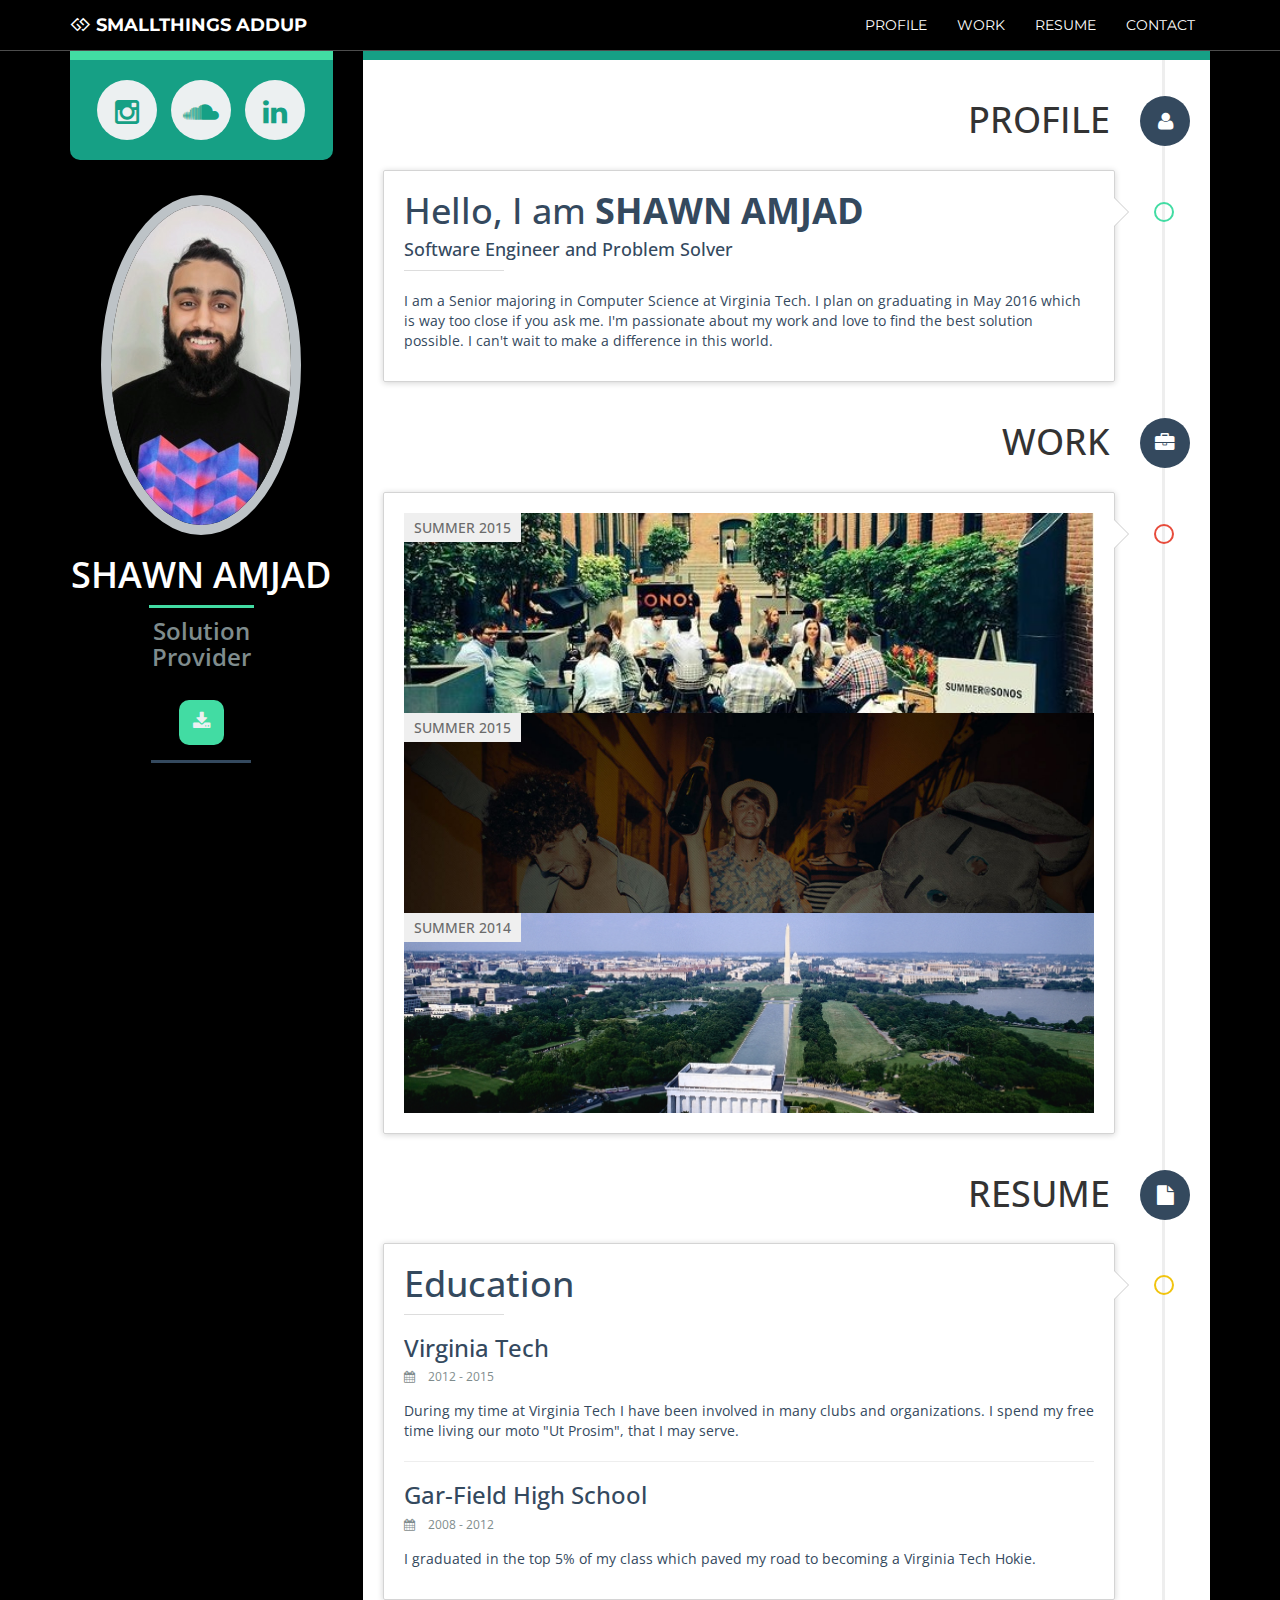
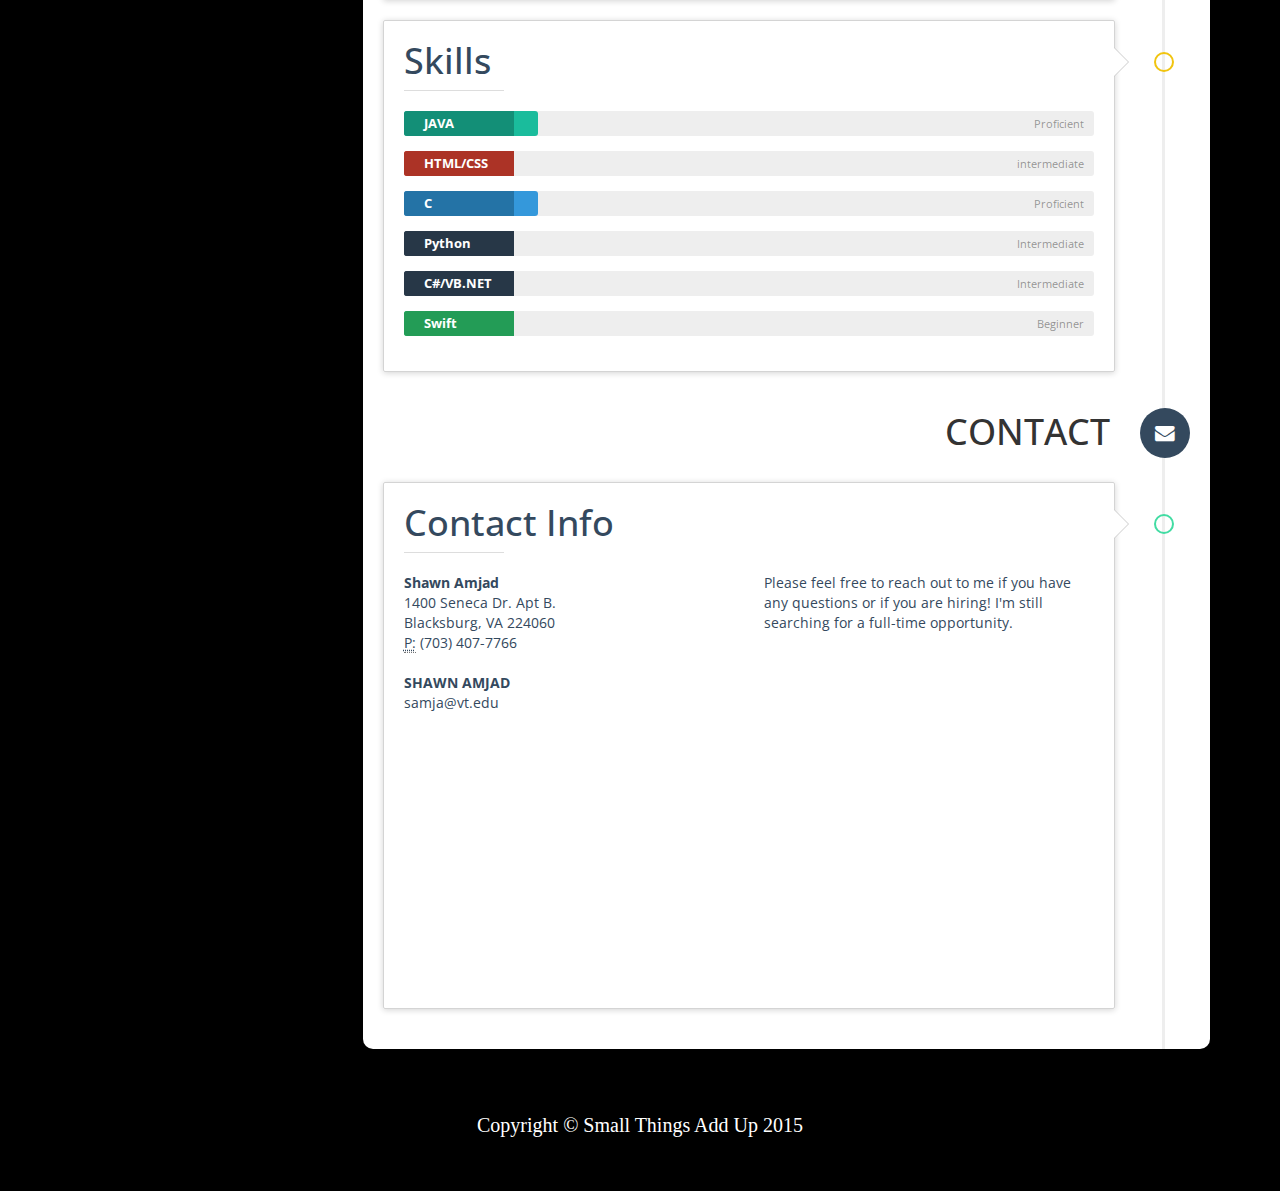
<file: shawn.html>
<!DOCTYPE html>
<html lang="en">
<head>
	<meta charset="utf-8">
    <meta http-equiv="X-UA-Compatible" content="IE=edge">
    <meta name="viewport" content="width=device-width, initial-scale=1">
	<title>STAU - Shawn</title>
	<meta name="description" content="">
    <meta name="author" content="">
    
    <!-- Bootstrap Core CSS -->
    <link href="css/bootstrap.min.css" rel="stylesheet">
    
    <!-- Custom CSS -->
	<link rel="stylesheet" type="text/css" href="css/style.css">
	<link rel="stylesheet" type="text/css" href="css/stau.css">

	<link href="font-awesome/css/font-awesome.min.css" rel="stylesheet" type="text/css">
	<link href="http://fonts.googleapis.com/css?family=Lora:400,700,400italic,700italic" rel="stylesheet" type="text/css">
    <link href="http://fonts.googleapis.com/css?family=Montserrat:400,700" rel="stylesheet" type="text/css">
	<!-- HTML5 Shim and Respond.js IE8 support of HTML5 elements and media queries -->
    <!-- WARNING: Respond.js doesn't work if you view the page via file:// -->
    <!--[if lt IE 9]>
      <script src="https://oss.maxcdn.com/libs/html5shiv/3.7.0/html5shiv.js"></script>
      <script src="https://oss.maxcdn.com/libs/respond.js/1.4.2/respond.min.js"></script>
    <![endif]-->
</head>
<body id="page-top">
	<nav class="navbar navbar-custom navbar-fixed-top" role="navigation">
        <div class="container">
            <div class="navbar-header">
                <button type="button" class="navbar-toggle" data-toggle="collapse" data-target=".navbar-main-collapse">
                    <i class="fa fa-gg"></i>
                </button>
                <a class="navbar-brand page-scroll" href="./index.html">
                    <i class="fa fa-gg"></i>  <span class="light">SmallThings</span>  AddUp
                </a>
            </div>

            <!-- Collect the nav links, forms, and other content for toggling -->
            <div class="collapse navbar-collapse navbar-right navbar-main-collapse">
                <ul class="nav navbar-nav">
                    <!-- Hidden li included to remove active class from about link when scrolled up past about section -->
                    <li class="hidden">
                        <a href="#page-top"></a>
                    </li>
                    <li class="page-scroll"><a href="#id-profile">Profile</a></li>
								<li class="page-scroll"><a href="#id-work">Work</a></li>
								<li class="page-scroll"><a href="#id-resume">Resume</a></li>
								<li class="page-scroll"><a href="#id-contact">Contact</a></li>
                </ul>
            </div>
            <!-- /.navbar-collapse -->
        </div>
        <!-- /.container -->
    </nav>

	<!-- start:main -->
	<div class="container" id="main">
		<div class="row">
			<div class="col-lg-3 col-md-3 col-sm-4 col-xs-12">
				<div id="sidebar">
					<div class="sosmed">
						<div class="text-center">
							<a href="https://instagram.com/shawn703"><i class="fa fa-instagram fa-2x" data-toggle="tooltip" data-placement="top" title="Instragram"></i></a>
							<a href="https://soundcloud.com/beatsbyshawn"><i class="fa fa-soundcloud fa-2x" data-toggle="tooltip" data-placement="top" title="Soundcloud"></i></a>
							<a href="https://www.linkedin.com/pub/shawn-amjad/86/38b/9b9"><i class="fa fa-linkedin fa-2x" data-toggle="tooltip" data-placement="top" title="LinkedIn"></i></a>
						</div>
					</div>
					<div class="user">
						<div class="text-center">
							<img src="img/user/shawn.jpg" class="img-circle">
						</div>
						<div class="user-head">
							<h1>SHAWN AMJAD</h1>
							<div class="hr-center"></div>
							<h5>Solution <br>Provider</h5>
						</div>
					</div>
					<div class="link-me">
						<div class="text-center">
							<a href="resume/shawnresume.pdf"><i class="fa fa-download fa-2x" data-toggle="tooltip" data-placement="top" title="View My CV"></i></a>
						</div>
						<div class="hr-center"></div>
					</div>
				</div>
			</div>
			<div class="col-lg-9 col-md-9 col-sm-8 col-xs-12">
				<div id="content">

					<!-- start:main content -->
					<div class="main-content">
						<ul class="timeline">
							<!-- start:profile -->
							<li id="id-profile">
								<div class="timeline-badge default"><i class="fa fa-user"></i></div>
								<h1 class="timeline-head">PROFILE</h1>
							</li>
					        <li id="profile">
					          	<div class="timeline-badge primary"></div>
					          	<div class="timeline-panel">
					          		<h1>Hello, I am <strong>SHAWN AMJAD</strong></h1>
					          		<h4>Software Engineer and Problem Solver</h4>
					          		<div class="hr-left"></div>
					          		
					          		<p>I am a Senior majoring in Computer Science at Virginia Tech. I plan on graduating in May 2016 which is way too close if you ask me. I'm passionate about my work and love to find the best solution possible. I can't wait to make a difference in this world.</p>
					          	</div>
					        </li>
					        <!-- end:profile-->

					        <!-- start:work -->
					        <li id="id-work">
								<div class="timeline-badge default"><i class="fa fa-briefcase"></i></div>
								<h1 class="timeline-head">WORK</h1>
							</li>
							<li>
					          	<div class="timeline-badge danger"></div>
					          	<div class="timeline-panel">
					            	<div class="timeline-body">
					            		<ul class="thumbs">
								            <li><a href="#thumb1" class="thumbnail" style="background-image: url('img/content/shawn/thumbnail.jpg')">
								                <h4>Summer 2015</h4><span class="description">Sonos</span></a>
								            </li>
								            <li>
								                <a href="#thumb2" class="thumbnail" style="background-image: url('img/content/shawn/thumbnail1.jpg')"><h4>Summer 2015</h4><span class="description">Clink</span></a>
								            </li>
								            <li>
								                <a href="#thumb3" class="thumbnail" style="background-image: url('img/content/shawn/thumbnail2.jpg')"><h4>Summer 2014</h4><span class="description">LimeLeap</span></a>
								            </li>
								        </ul>

								        <div class="portfolio-content">
								        	<div id="thumb1">
									          	<div class="work-experience">
									          		<h3>Software Development Intern &nbsp</h3>
									          		<h4>Boston, MA</h4>
									          		<small><i class="fa fa-calendar"></i> June - August 2015</small>
									          		<p>• Built Regression Tests in C# for Sonos's checkout page <br>
													• QA testing in an agile environment <br> 
													• Proficient understanding of Selenium Web Browser Automation and C#</p>
									          	</div>
								                <!-- <a href="#" class="btn btn-primary">Learn More</a> -->
								            </div>
								            <div id="thumb2">
								                <!-- <div class="media"><img src="img/content/thumbnail2.jpg"/></div> -->
									          	<div class="work-experience">
									          		<h3>Lead Android Engineer &nbsp</h3>
									          		<h4>Boston, MA</h4>
									          		<small><i class="fa fa-calendar"></i> July 2015 - Present</small>
									          		<p>•	Start-up developing a plan based application in Android <br>
													•	Use of Android SDK, REST API's and a small development team <br>
													•	Developing entire application from scratch</p>
									          	</div>
								                <!-- <a href="#" class="btn btn-primary">Learn More</a> -->
								            </div>
								            <div id="thumb3">
								                <!-- <div class="media"><img src="img/content/thumbnail3.jpg"/></div> -->
									          	<div class="work-experience">
									          		<h3>Software Development Intern &nbsp</h3>
									          		<h4>Washington D.C.</h4>
									          		<small><i class="fa fa-calendar"></i> June - August 2014</small>
									          		<p>•	Led the transition from VB.NET and ASP.NET code to C# in LimeLeap's main infrastructure(LeapSeed) <br>
													•	Validated and tested the final iteration of LeapSeed<br>
													•	Proficient in understanding the similarities and differences in VB.NET and C#</p>
									          	</div>
								                <!-- <a href="#" class="btn btn-primary">Learn More</a> -->
								            </div>
								        </div>
					            	</div>
					          	</div>
					        </li>
					        <!-- end:work -->
					        <!-- end:work -->

					        <!-- start:resume -->
					        <li id="id-resume">
					        	<div class="timeline-badge default"><i class="fa fa-file"></i></div>
					        	<h1 class="timeline-head">RESUME</h1>
					        </li>
					        
					        <li id="resume">
					          	<div class="timeline-badge warning"></div>
					          	<div class="timeline-panel">
						          	<h1>Education</h1>
						          	<div class="hr-left"></div>
						          	<div class="work-experience">
						          		<h3>Virginia Tech</h3>
						          		<small><i class="fa fa-calendar"></i> 2012 - 2015</small>
						          		<p>During my time at Virginia Tech I have been involved in many clubs and organizations. I spend my free time living our moto "Ut Prosim", that I may serve.</p>
						          	</div>
						          	<hr>
						          	<div class="work-experience">
						          		<h3>Gar-Field High School</h3>
						          		<small><i class="fa fa-calendar"></i> 2008 - 2012</small>
						          		<p>I graduated in the top 5% of my class which paved my road to becoming a Virginia Tech Hokie.</p>
						          	</div>
					          	</div>
					        </li>

					        <li>
					          	<div class="timeline-badge warning"></div>
					          	<div class="timeline-panel">
						          	<h1>Skills</h1>
						          	<div class="hr-left"></div>
						          	<div class="skillbar clearfix " data-percent="85%">
										<div class="skillbar-title" style="background: #16a085;"><span>JAVA</span></div>
										<div class="skillbar-bar" style="background: #1abc9c;"></div>
										<div class="skill-bar-percent">Proficient</div>
									</div> <!-- End Skill Bar -->

									<div class="skillbar clearfix " data-percent="50%">
										<div class="skillbar-title" style="background: #c0392b;"><span>HTML/CSS</span></div>
										<div class="skillbar-bar" style="background: #e74c3c;"></div>
										<div class="skill-bar-percent">intermediate</div>
									</div> <!-- End Skill Bar -->

									<div class="skillbar clearfix " data-percent="85%">
										<div class="skillbar-title" style="background: #2980b9;"><span>C</span></div>
										<div class="skillbar-bar" style="background: #3498db;"></div>
										<div class="skill-bar-percent">Proficient</div>
									</div> <!-- End Skill Bar -->

									<div class="skillbar clearfix " data-percent="50%">
										<div class="skillbar-title" style="background: #2c3e50;"><span>Python</span></div>
										<div class="skillbar-bar" style="background: #2c3e50;"></div>
										<div class="skill-bar-percent">Intermediate</div>
									</div> <!-- End Skill Bar -->

									<div class="skillbar clearfix " data-percent="50%">
										<div class="skillbar-title" style="background: #2c3e50;"><span>C#/VB.NET</span></div>
										<div class="skillbar-bar" style="background: #34495e;"></div>
										<div class="skill-bar-percent">Intermediate</div>
									</div> <!-- End Skill Bar -->

									<div class="skillbar clearfix " data-percent="20%">
										<div class="skillbar-title" style="background: #27ae60;"><span>Swift</span></div>
										<div class="skillbar-bar" style="background: #2ecc71;"></div>
										<div class="skill-bar-percent">Beginner</div>
									</div> <!-- End Skill Bar -->
					          	</div>
					        </li>
					        <!-- end:resume -->

					        <li id="id-contact">
					        	<div class="timeline-badge default"><i class="fa fa-envelope"></i></div>
					        	<h1 class="timeline-head">CONTACT</h1>
					        </li>

					        <li>
					          	<div class="timeline-badge primary"></div>
					          	<div class="timeline-panel">
					          		<h1>Contact Info</h1>
					          		<div class="hr-left"></div>
					          		<div class="row" id="contact">
					          			<div class="col-md-6">
					          				<address>
											  	<strong>Shawn Amjad</strong><br>
											  	1400 Seneca Dr. Apt B.<br>
											  	Blacksburg, VA 224060<br>
											  	<abbr title="Phone">P:</abbr> (703) 407-7766
											</address>

											<address>
											  	<strong>SHAWN AMJAD</strong><br>
											  	<a href="mailto:#">samja@vt.edu</a>
											</address>
					          			</div>
					          			<div class="col-md-6">
					          				<p>Please feel free to reach out to me if you have any questions or if you are hiring! I'm still searching for a full-time opportunity.</p>
					          			</div>
					          		</div>
					          		<div class="row">
					          			<div class="col-md-12">
					          				<iframe src="https://www.google.com/maps/embed?pb=!1m18!1m12!1m3!1d3176.0129592880903!2d-80.4173!3d37.247400000000006!2m3!1f0!2f0!3f0!3m2!1i1024!2i768!4f13.1!3m3!1m2!1s0x884d957dcab19065%3A0x6ce21b5ad1966797!2s1400+Seneca+Dr%2C+Blacksburg%2C+VA+24060!5e0!3m2!1sen!2sus!4v1442048690010" width="100%" height="250" frameborder="0" style="border:0"></iframe>
					          			</div>
					          		</div>
					          	</div>
					        </li>
					        <!-- end:contact -->
					    </ul>
					</div>
					<!-- end:main content -->
				</div>
			</div>
		</div>
	</div>
	<!-- end:main -->

	<!-- start:footer -->
    <footer>
        <div class="container text-center">
            <p>Copyright &copy; Small Things Add Up 2015</p>
        </div>
    </footer>
	<!-- end:footer -->

	<!-- start:javascript -->
	<script src="js/jquery.js"></script>
	<script src="js/bootstrap.min.js"></script>
	<script src="js/marinka.js"></script>
	<script src="js/portfolio.jquery.js"></script>
	<script src="js/jquery.easing.min.js"></script>
	<script src="js/scrolling-nav.js"></script>
	<script src="js/jquery.scrollUp.js"></script>
	<!-- end:javascript -->

</body>
</html>
</file>
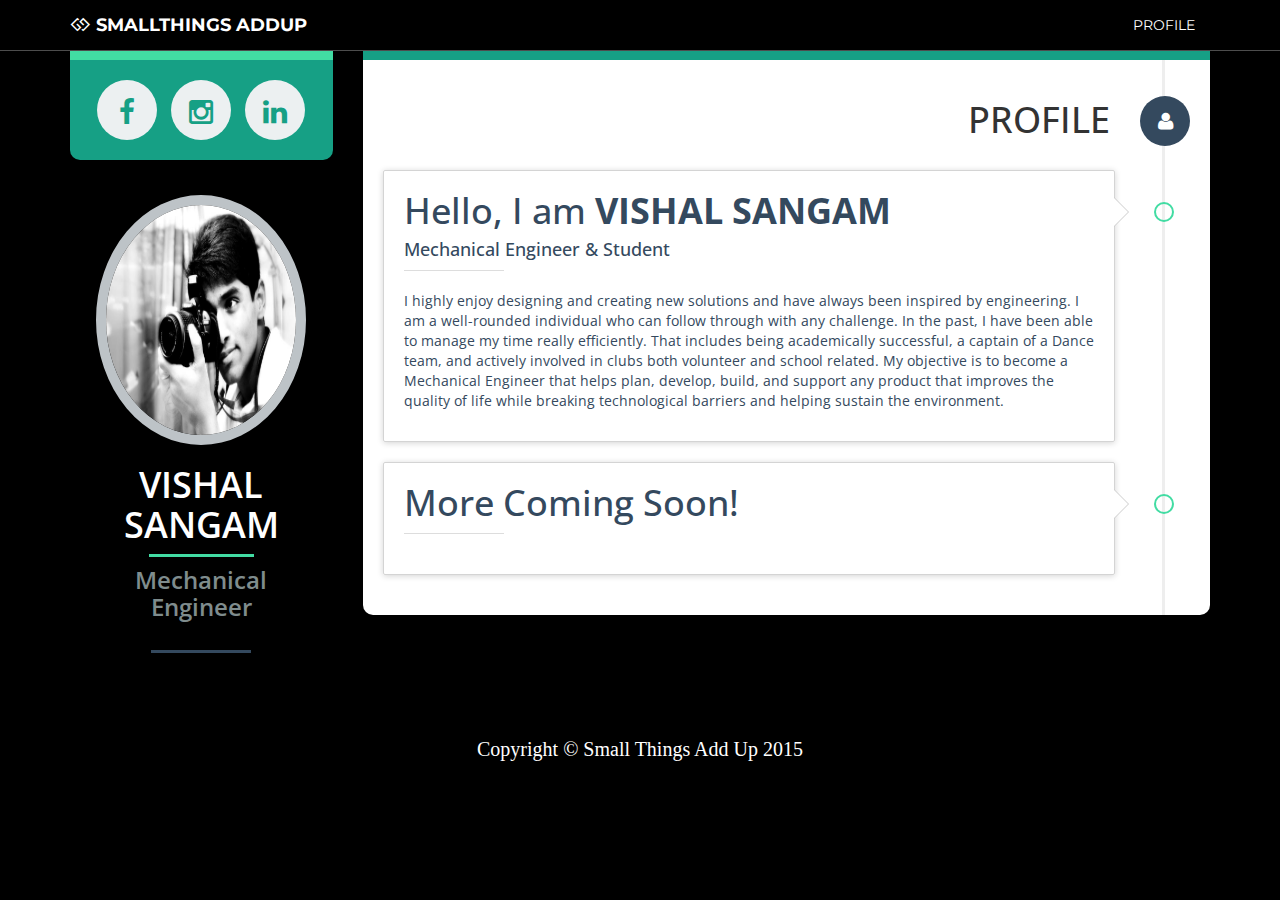
<file: vishal.html>
<!DOCTYPE html>
<html lang="en">
<head>
	<meta charset="utf-8">
    <meta http-equiv="X-UA-Compatible" content="IE=edge">
    <meta name="viewport" content="width=device-width, initial-scale=1">
	<title>STAU - Vishal</title>
	<meta name="description" content="">
    <meta name="author" content="">

    <!-- Bootstrap Core CSS -->
    <link href="css/bootstrap.min.css" rel="stylesheet">
    
    <!-- Custom CSS -->
	<link rel="stylesheet" type="text/css" href="css/style.css">
	<link rel="stylesheet" type="text/css" href="css/stau.css">

	<link href="font-awesome/css/font-awesome.min.css" rel="stylesheet" type="text/css">
	<link href="http://fonts.googleapis.com/css?family=Lora:400,700,400italic,700italic" rel="stylesheet" type="text/css">
    <link href="http://fonts.googleapis.com/css?family=Montserrat:400,700" rel="stylesheet" type="text/css">
	<!-- HTML5 Shim and Respond.js IE8 support of HTML5 elements and media queries -->
    <!-- WARNING: Respond.js doesn't work if you view the page via file:// -->
    <!--[if lt IE 9]>
      <script src="https://oss.maxcdn.com/libs/html5shiv/3.7.0/html5shiv.js"></script>
      <script src="https://oss.maxcdn.com/libs/respond.js/1.4.2/respond.min.js"></script>
    <![endif]-->
</head>
<body id="page-top">
	<nav class="navbar navbar-custom navbar-fixed-top" role="navigation">
        <div class="container">
            <div class="navbar-header">
                <button type="button" class="navbar-toggle" data-toggle="collapse" data-target=".navbar-main-collapse">
                    <i class="fa fa-bars"></i>
                </button>
                <a class="navbar-brand page-scroll" href="./index.html">
                    <i class="fa fa-gg"></i>  <span class="light">SmallThings</span>  AddUp
                </a>
            </div>

            <!-- Collect the nav links, forms, and other content for toggling -->
            <div class="collapse navbar-collapse navbar-right navbar-main-collapse">
                <ul class="nav navbar-nav">
                    <!-- Hidden li included to remove active class from about link when scrolled up past about section -->
                    <li class="hidden">
                        <a href="#page-top"></a>
                    </li>
                    <li class="page-scroll"><a href="#id-profile">Profile</a></li>
                </ul>
            </div>
            <!-- /.navbar-collapse -->
        </div>
        <!-- /.container -->
    </nav>
	<!-- start:main -->
	<div class="container" id="main">
		<div class="row">
			<div class="col-lg-3 col-md-3 col-sm-4 col-xs-12">
				<div id="sidebar">
					<div class="sosmed">
						<div class="text-center">
							<a href="https://www.facebook.com/vishal.sangam"><i class="fa fa-facebook fa-2x" data-toggle="tooltip" data-placement="top" title="Facebook"></i></a>
							<a href="https://instagram.com/voshizal/"><i class="fa fa-instagram fa-2x" data-toggle="tooltip" data-placement="top" title="Instagram"></i></a>
							<a href="https://www.linkedin.com/pub/vishal-sangam/58/a6b/679"><i class="fa fa-linkedin fa-2x" data-toggle="tooltip" data-placement="top" title="LinkedIn"></i></a>
						</div>
					</div>
					<div class="user">
						<div class="text-center">
							<img src="img/user/vishal.jpg" style="width: 210px; height: 250px;"  class="img-circle">
						</div>
						<div class="user-head">
							<h1>VISHAL SANGAM</h1>
							<div class="hr-center"></div>
							<h5>Mechanical <br>Engineer</h5>
						</div>
					</div>
					<div class="link-me">
						<div class="text-center">
							<!-- <a href="#"><i class="fa fa-download fa-2x" data-toggle="tooltip" data-placement="top" title="Download My CV"></i></a>
							<a href="#"><i class="fa fa-flag fa-2x" data-toggle="tooltip" data-placement="top" title="Get in Touch"></i></a>
							<a href="#"><i class="fa fa-money fa-2x" data-toggle="tooltip" data-placement="top" title="Hire Me"></i></a> -->
						</div>
						<div class="hr-center"></div>
					</div>
				</div>
			</div>
			<div class="col-lg-9 col-md-9 col-sm-8 col-xs-12">
				<div id="content">
					<!-- start:navbar -->
					<!-- end:navbar -->

					<!-- start:main content -->
					<div class="main-content">
						<ul class="timeline">
							<!-- start:profile -->
							<li id="id-profile">
								<div class="timeline-badge default"><i class="fa fa-user"></i></div>
								<h1 class="timeline-head">PROFILE</h1>
							</li>
					        <li id="profile">
					          	<div class="timeline-badge primary"></div>
					          	<div class="timeline-panel">
					          		<h1>Hello, I am <strong>VISHAL SANGAM</strong></h1>
					          		<h4>Mechanical Engineer & Student</h4>
					          		<div class="hr-left"></div>
					          		
					          		<p>I highly enjoy designing and creating new solutions and have always been inspired by engineering.
								   I am a well-rounded individual who can follow through with any challenge.
								   In the past, I have been able to manage my time really efficiently.
								   That includes being academically successful, a captain of a Dance team, and actively involved
								   in clubs both volunteer and school related. My objective is to become a Mechanical Engineer that helps plan,
								   develop, build, and support any product that improves the quality of life while breaking technological barriers
								   and helping sustain the environment.</p>
					          	</div>
					        </li>
					        <li id="personal-info">
					          	<div class="timeline-badge primary"></div>
					          	<div class="timeline-panel">
					          		<h1>More Coming Soon!</h1>
					          		<div class="hr-left"></div>
					        <!-- end:profile -->
					    </ul>
					</div>
					<!-- end:main content -->
				</div>
			</div>
		</div>
	</div>
	<!-- end:main -->

	<!-- start:footer -->
    <footer>
        <div class="container text-center">
            <p>Copyright &copy; Small Things Add Up 2015</p>
        </div>
    </footer>
	<!-- end:footer -->

	<!-- start:javascript -->
	<script src="js/jquery.js"></script>
	<script src="js/bootstrap.min.js"></script>
	<script src="js/marinka.js"></script>
	<script src="js/portfolio.jquery.js"></script>
	<script src="js/jquery.easing.min.js"></script>
	<script src="js/scrolling-nav.js"></script>
	<script src="js/jquery.scrollUp.js"></script>
	<!-- end:javascript -->

</body>
</html>
</file>
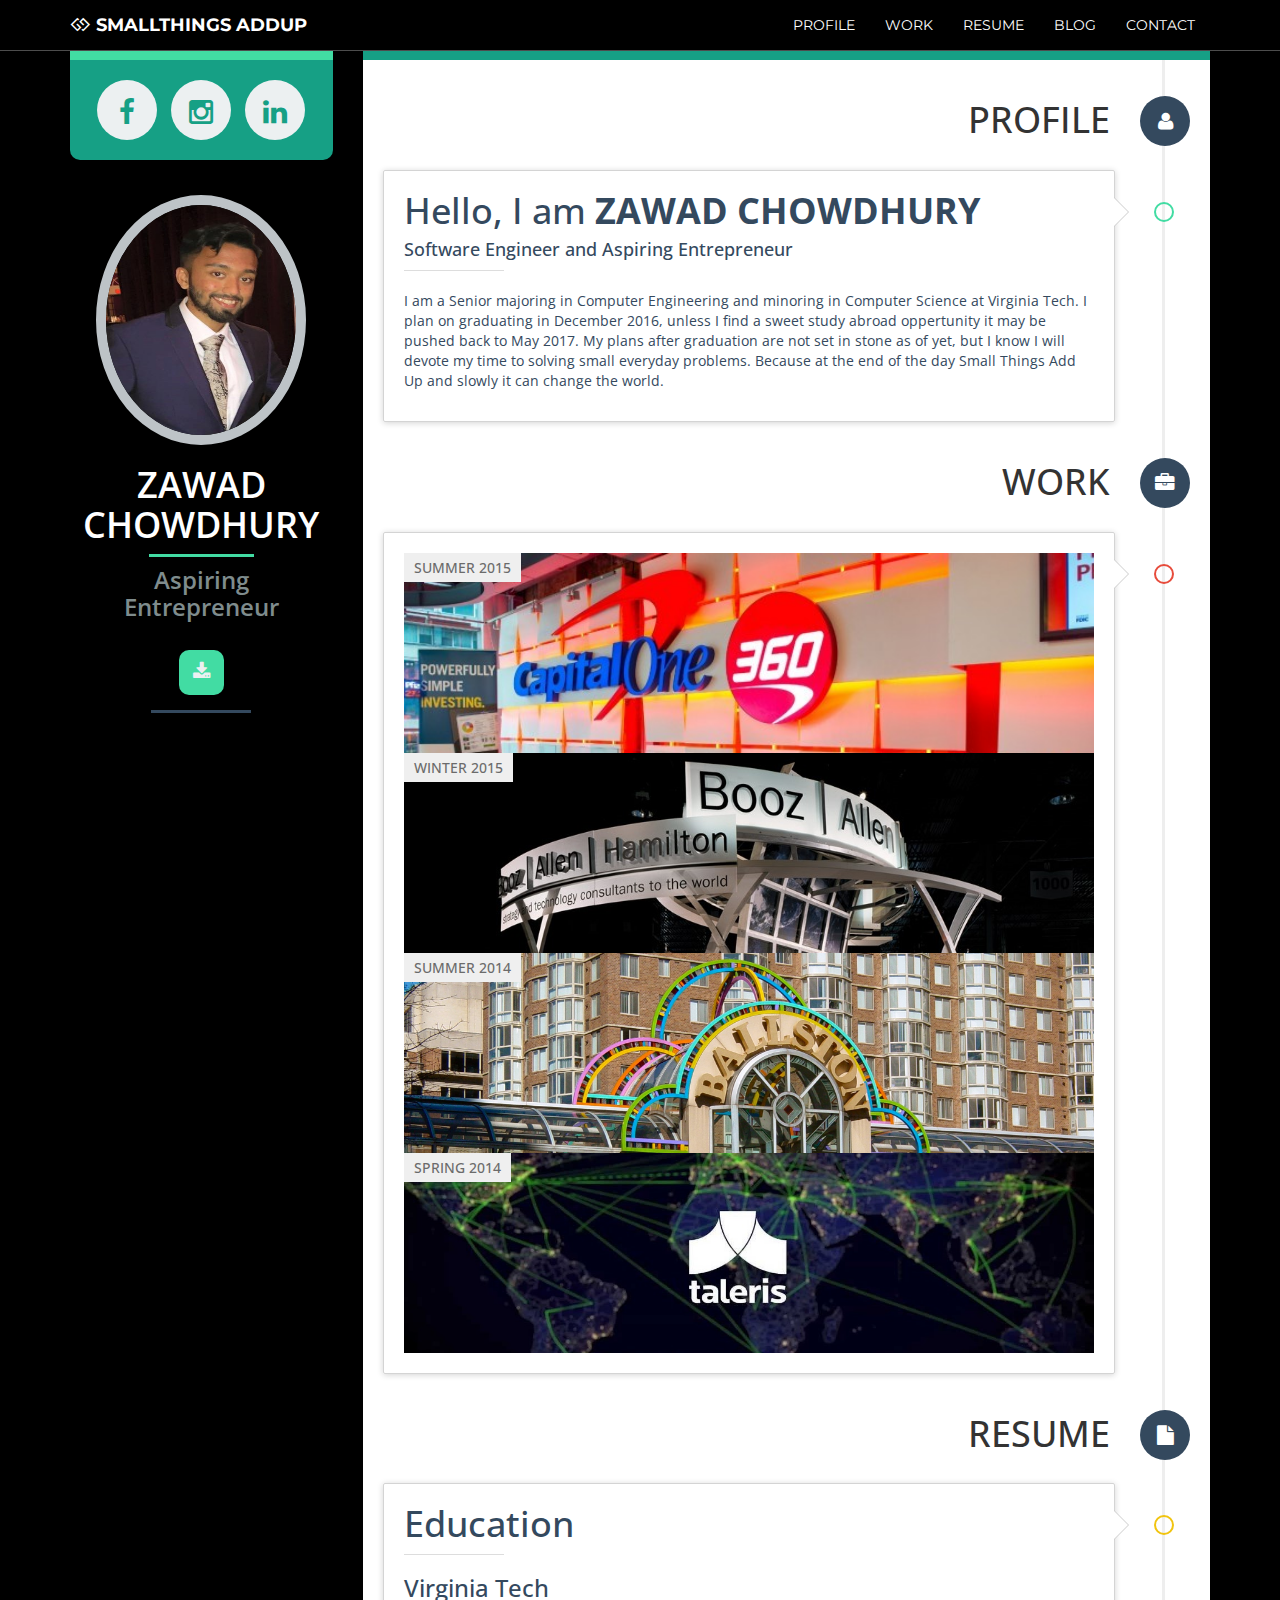
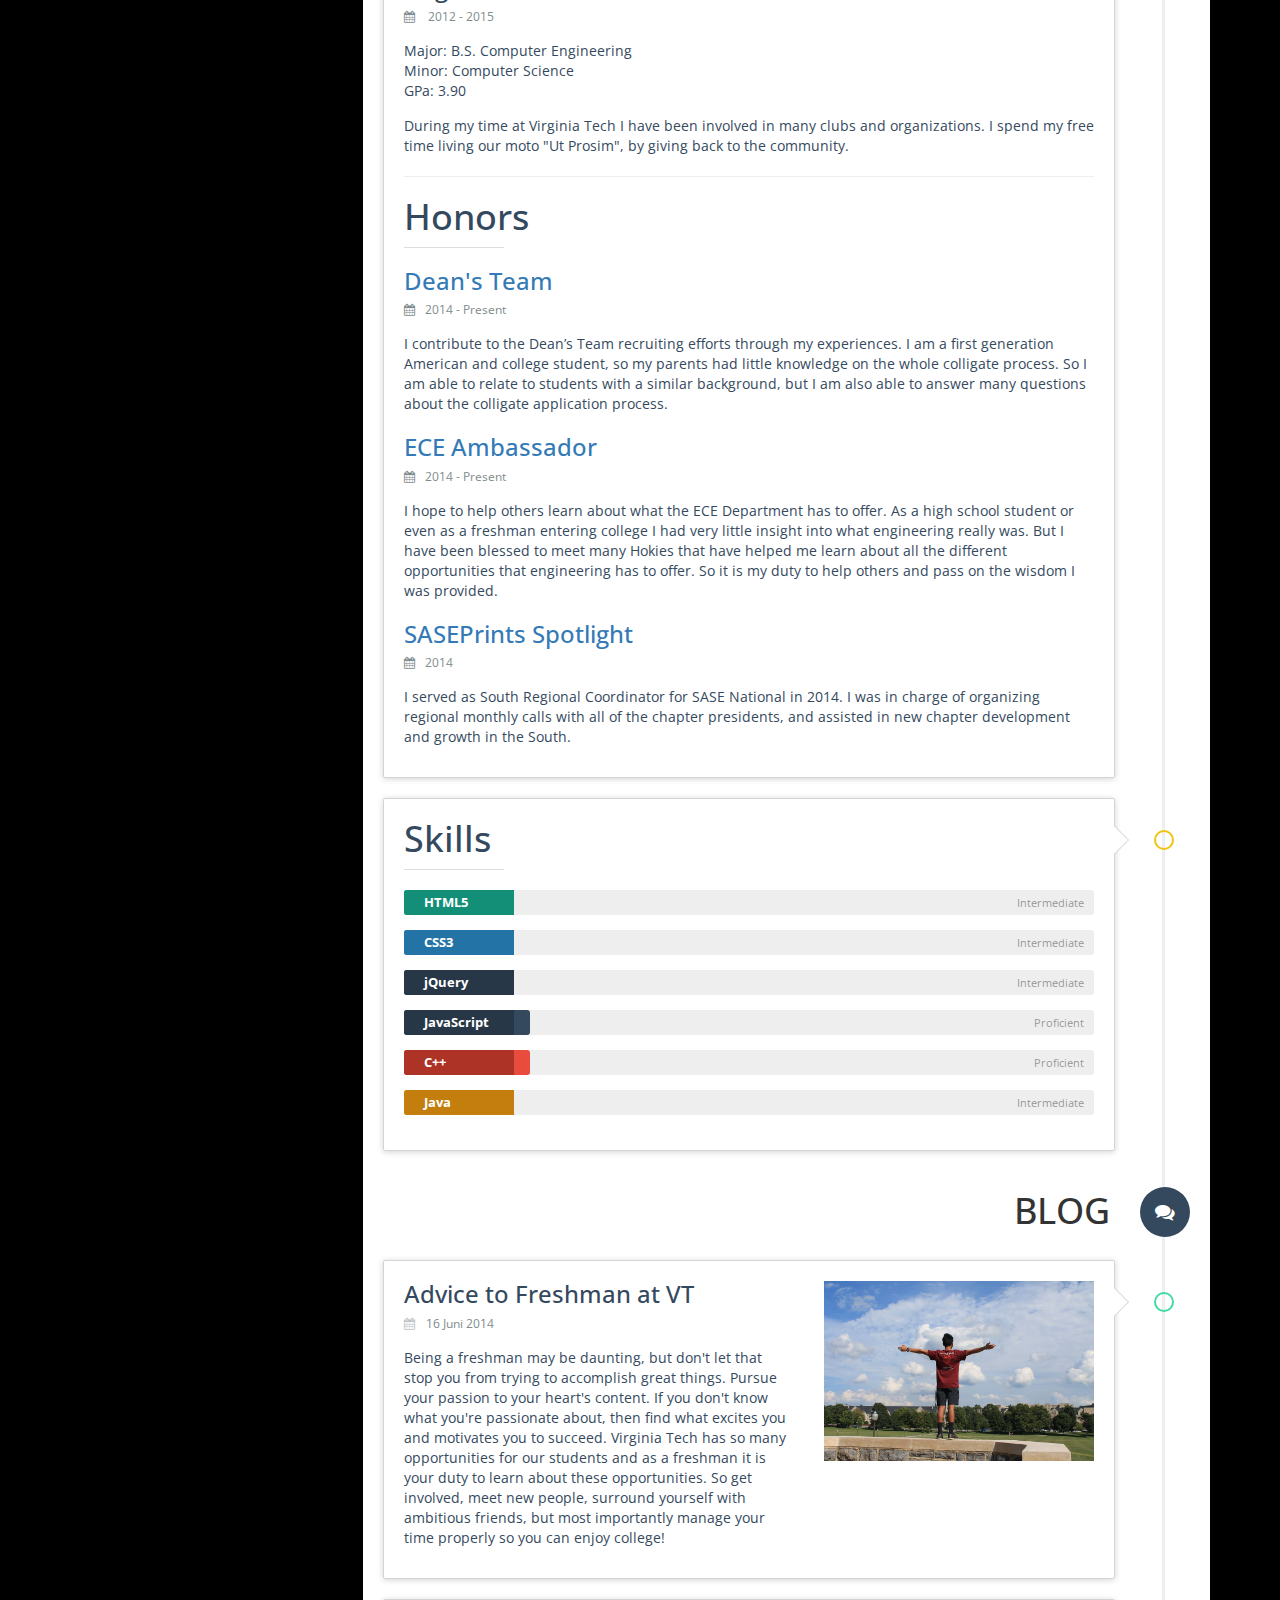
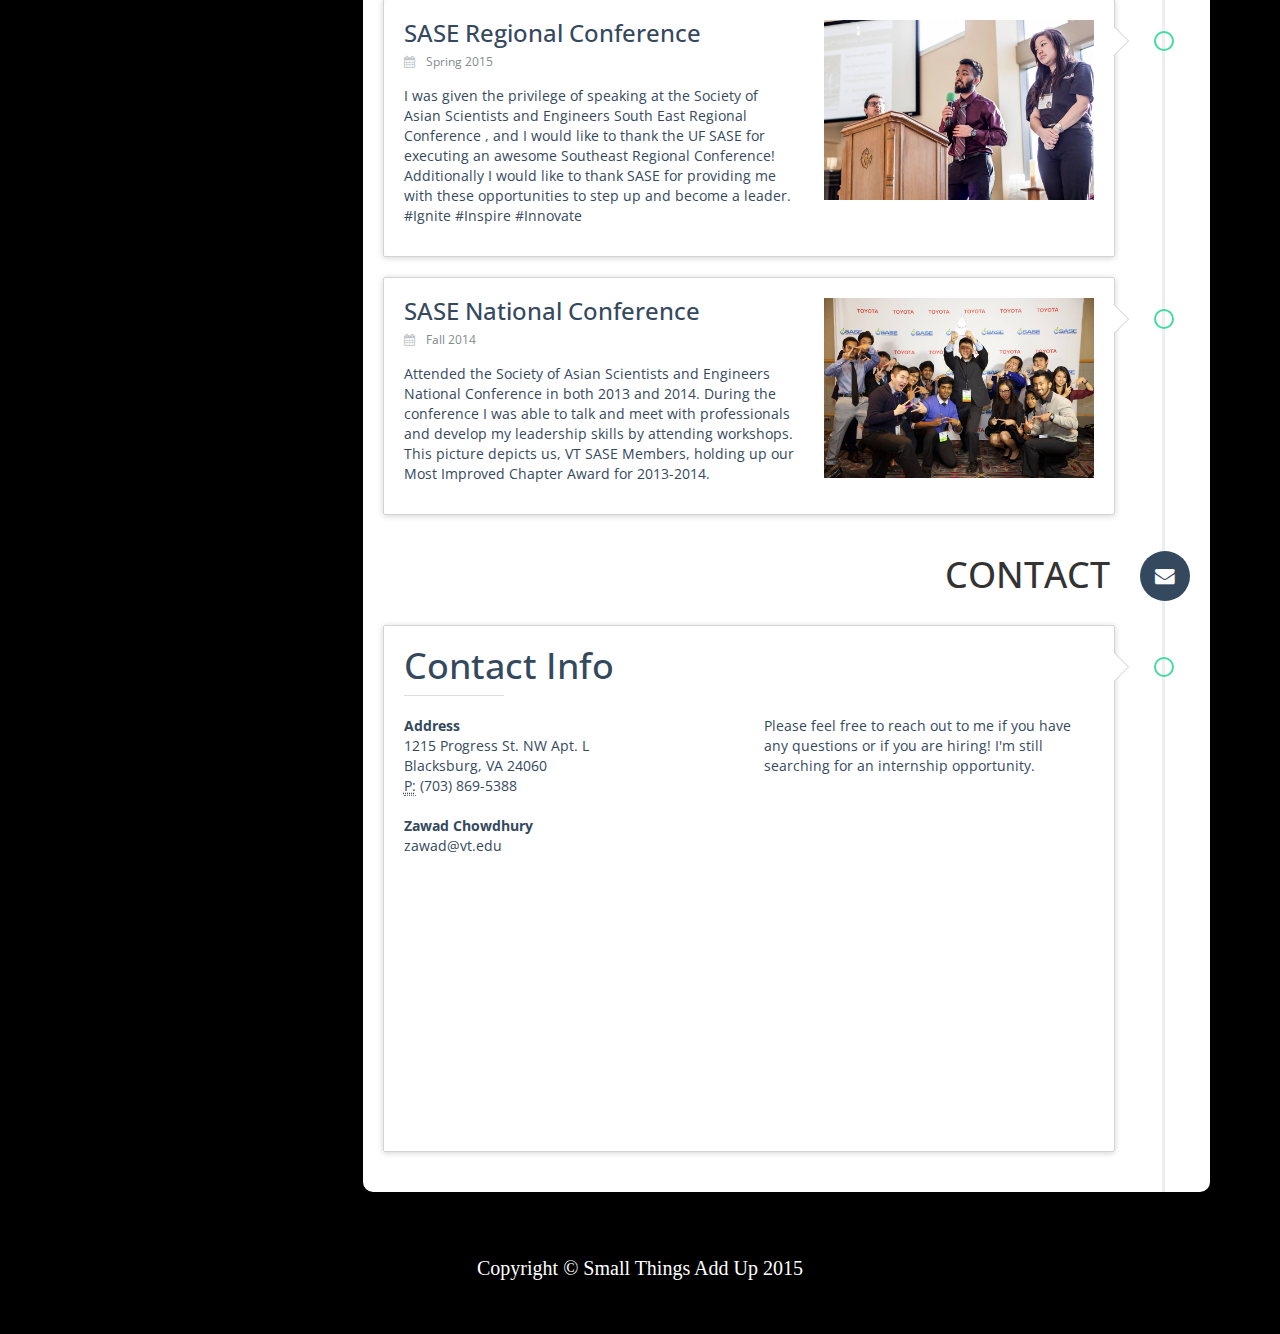
<file: zawad.html>
<!DOCTYPE html>
<html lang="en">
<head>
	<meta charset="utf-8">
    <meta http-equiv="X-UA-Compatible" content="IE=edge">
    <meta name="viewport" content="width=device-width, initial-scale=1">
	<title>STAU - Zawad</title>
	<meta name="description" content="">
    <meta name="author" content="">
    
    <!-- Bootstrap Core CSS -->
    <link href="css/bootstrap.min.css" rel="stylesheet">
    
    <!-- Custom CSS -->
	<link rel="stylesheet" type="text/css" href="css/style.css">
	<link rel="stylesheet" type="text/css" href="css/stau.css">

	<link href="font-awesome/css/font-awesome.min.css" rel="stylesheet" type="text/css">
	<link href="http://fonts.googleapis.com/css?family=Lora:400,700,400italic,700italic" rel="stylesheet" type="text/css">
    <link href="http://fonts.googleapis.com/css?family=Montserrat:400,700" rel="stylesheet" type="text/css">
	<!-- HTML5 Shim and Respond.js IE8 support of HTML5 elements and media queries -->
    <!-- WARNING: Respond.js doesn't work if you view the page via file:// -->
    <!--[if lt IE 9]>
      <script src="https://oss.maxcdn.com/libs/html5shiv/3.7.0/html5shiv.js"></script>
      <script src="https://oss.maxcdn.com/libs/respond.js/1.4.2/respond.min.js"></script>
    <![endif]-->
</head>
<body id="page-top">
	<!-- start:navbar -->
	 <nav class="navbar navbar-custom navbar-fixed-top" role="navigation">
        <div class="container">
            <div class="navbar-header">
                <button type="button" class="navbar-toggle" data-toggle="collapse" data-target=".navbar-main-collapse">
                    <i class="fa fa-bars"></i>
                </button>
                <a class="navbar-brand page-scroll" href="./index.html">
                    <i class="fa fa-gg"></i>  <span class="light">SmallThings</span>  AddUp
                </a>
            </div>

            <!-- Collect the nav links, forms, and other content for toggling -->
            <div class="collapse navbar-collapse navbar-right navbar-main-collapse">
                <ul class="nav navbar-nav">
                    <!-- Hidden li included to remove active class from about link when scrolled up past about section -->
                    <li class="hidden">
                        <a href="#page-top"></a>
                    </li>
                    <li class="page-scroll"><a href="#id-profile">Profile</a></li>
								<li class="page-scroll"><a href="#id-work">Work</a></li>
								<li class="page-scroll"><a href="#id-resume">Resume</a></li>
								<li class="page-scroll"><a href="#id-blog">Blog</a></li>
								<li class="page-scroll"><a href="#id-contact">Contact</a></li>
                </ul>
            </div>
            <!-- /.navbar-collapse -->
        </div>
        <!-- /.container -->
    </nav>
	<!-- end:navbar -->    

	<!-- start:main -->
	<div class="container" id="main">
		<div class="row">
			<div class="col-lg-3 col-md-3 col-sm-4 col-xs-12">
				<div id="sidebar">
					<div class="sosmed">
						<div class="text-center">
							<a href="https://www.facebook.com/zawad.chowdhury.5#"><i class="fa fa-facebook fa-2x" data-toggle="tooltip" data-placement="top" title="Facebook"></i></a>
							<a href="https://instagram.com/kin9_z/"><i class="fa fa-instagram fa-2x" data-toggle="tooltip" data-placement="top" title="Instagram"></i></a>
							<a href="https://www.linkedin.com/profile/view?id=AAIAAA3TYwYBtKxb6FzlfDTsBOC1vFVBJh32Ks8&trk=nav_responsive_tab_profile_pic"><i class="fa fa-linkedin fa-2x" data-toggle="tooltip" data-placement="top" title="LinkedIn"></i></a>
						</div>
					</div>
					<div class="user">
						<div class="text-center">
							<img src="img/user/zawad.jpg" style="width: 210px; height: 250px;" class="img-circle">
						</div>
						<div class="user-head">
							<h1>ZAWAD CHOWDHURY</h1>
							<div class="hr-center"></div>
							<h5>Aspiring <br>Entrepreneur</h5>
						</div>
					</div>
					<div class="link-me">
						<div class="text-center">
							<a href="resume/zawad.pdf"><i class="fa fa-download fa-2x" data-toggle="tooltip" data-placement="top" title="View My CV"></i></a>
						</div>
						<div class="hr-center"></div>
					</div>
				</div>
			</div>
			<div class="col-lg-9 col-md-9 col-sm-8 col-xs-12">
				<div id="content">
					<!-- start:main content -->
					<div class="main-content">
						<ul class="timeline">
							<!-- start:profile -->
							<li id="id-profile">
								<div class="timeline-badge default"><i class="fa fa-user"></i></div>
								<h1 class="timeline-head">PROFILE</h1>
							</li>
					        <li id="profile">
					          	<div class="timeline-badge primary"></div>
					          	<div class="timeline-panel">
					          		<h1>Hello, I am <strong>ZAWAD CHOWDHURY</strong></h1>
					          		<h4>Software Engineer and Aspiring Entrepreneur</h4>
					          		<div class="hr-left"></div>
					          		
					          		<p>I am a Senior majoring in Computer Engineering and minoring in Computer Science at Virginia Tech. I plan on graduating in December 2016, unless I find a sweet study abroad oppertunity it may be pushed back to May 2017. My plans after graduation are not set in stone as of yet, but I know I will devote my time to solving small everyday problems. Because at the end of the day Small Things Add Up and slowly it can change the world.</p>
					          	</div>
					        </li>
					        <!-- end:profile -->

					        <!-- start:work -->
					        <li id="id-work">
								<div class="timeline-badge default"><i class="fa fa-briefcase"></i></div>
								<h1 class="timeline-head">WORK</h1>
							</li>
							<li>
					          	<div class="timeline-badge danger"></div>
					          	<div class="timeline-panel">
					            	<div class="timeline-body">
					            		<ul class="thumbs">
								            <li>
								            	<a href="#thumb1" class="thumbnail" style="background-image: url('img/content/zawad/thumbnail.jpg')">
								                <h4>Summer 2015</h4><span class="description">Capital One</span></a>
								            </li>
								            <li>
								                <a href="#thumb2" class="thumbnail" style="background-image: url('img/content/zawad/thumbnail1.jpg')"><h4>Winter 2015</h4><span class="description">Booz Allen</span></a>
								            </li>
								            <li>
								                <a href="#thumb3" class="thumbnail" style="background-image: url('img/content/zawad/thumbnail2.jpg')"><h4>Summer 2014</h4><span class="description">Solers, Inc.</span></a>
								            </li>
								            <li>
								                <a href="#thumb4" class="thumbnail" style="background-image: url('img/content/zawad/thumbnail3.jpg')"><h4>Spring 2014</h4><span class="description">GE Aviation</span></a>
								            </li>
								        </ul>

								        <div class="portfolio-content">
								        	<div id="thumb1">
								                <!-- <div class="media"><img src="http://gallagherdesign.com/syncshow/uploaded_media/Modules/glmod_Modules_Portfolio/2-LobbyDSCF0006FS_MEDRES-1316545386.jpg"/></div> -->
									          	<div class="work-experience">
									          		<h3>Application Security Intern &nbsp</h3>
									          		<h4>McLean, VA</h4>
									          		<small><i class="fa fa-calendar"></i> June - August 2015</small>
									          		<p>• Lead collaboration between AppSec and several different Development Teams by serving as the POC for the implementation of a new security software <br>
													• Developed a web page that help visualize the status of security enrollments, using Node.js backend and Bootstrap, Highcharts.js, and jQuery on the frontend. <br> 
													• Worked with a multi-disciplinary team to design a product that helps "Change Banking for Good"</p>
									          	</div>
								                <!-- <a href="#" class="btn btn-primary">Learn More</a> -->
								            </div>
								            <div id="thumb2">
								                <!-- <div class="media"><img src="img/content/thumbnail2.jpg"/></div> -->
									          	<div class="work-experience">
									          		<h3>Junior Research Assistant</h3>
									          		<h4>McLean, VA</h4>
									          		<small><i class="fa fa-calendar"></i> January 2015</small>
									          		<p>•	Implemented an Sharepoint Collaboration site for the team <br>
													•	Configured Active Directory Domain Services on Windows Server 2012 R2 <br>
													•	Installed and configured SQL 2014 and CRM 2015 using VMWare Player</p>
									          	</div>
								                <!-- <a href="#" class="btn btn-primary">Learn More</a> -->
								            </div>
								            <div id="thumb3">
								                <!-- <div class="media"><img src="img/content/thumbnail3.jpg"/></div> -->
									          	<div class="work-experience">
									          		<h3>Systems Engineering Intern &nbsp</h3>
									          		<h4>Ballston, VA</h4>
									          		<small><i class="fa fa-calendar"></i> May - August 2014</small>
									          		<p>•	Secret Clearance <br>
													•	Installed the Cross Domain Gateways<br>
													•	Updated the Systems Administrator’s Manuel<br>
													•	Set up Windows Test Environment for Cross Domain Software Testing<br>
													•	Installed Windows Server 2008 R2, SQL 2008, SharePoint 2010, and Exchange Server 2010</p>
									          	</div>
								                <!-- <a href="#" class="btn btn-primary">Learn More</a> -->
								            </div>
								            <div id="thumb4">
								                <!-- <div class="media"><img src="img/content/thumbnail4.jpg"/></div> -->
									          	<div class="work-experience">
									          		<h3>Application Development Intern &nbsp</h3>
									          		<h4>Irving, TX</h4>
									          		<small><i class="fa fa-calendar"></i> January - May 2014</small>
									          		<!-- <div style="display: inline-block;"> -->
									          		<p>As joint venture between GE Aviation and Accenture, Taleris provides Intelligent Operations services that deliver predictive analytics technology to analyze data from multiple aircraft parts, components and systems; making recommendations, before issues arise – optimizing aircraft maintenance and flight operations. <br><br>              
													•	Maintained and update the Aircraft Services Network Web Application<br>
													•	Fixed issues and implemented new stories on to our services<br>
													•	Re-skinned our user interface to be more mobile friendly<br>
													•	Worked in an Agile Workflow<br>
													•	Designed sequence and class diagrams</p>
													<!-- </div> -->
									          	</div>
								                <!-- <a href="#" class="btn btn-primary">Learn More</a> -->
								            </div>
								        </div>
					            	</div>
					          	</div>
					        </li>
					        <!-- end:work -->

					        <!-- start:resume -->
					        <li id="id-resume">
					        	<div class="timeline-badge default"><i class="fa fa-file"></i></div>
					        	<h1 class="timeline-head">RESUME</h1>
					        </li>
					        <li id="resume">
					          	<div class="timeline-badge warning"></div>
					          	<div class="timeline-panel">
						          	<h1>Education</h1>
						          	<div class="hr-left"></div>
						          	<div class="work-experience">
						          		<h3>Virginia Tech</h3>
						          		<small><i class="fa fa-calendar"></i> 2012 - 2015</small>
						          		<p> Major: B.S. Computer Engineering <br>  Minor: Computer Science <br> 
						          		GPa: 3.90</p>
						          		<p>During my time at Virginia Tech I have been involved in many clubs and organizations. I spend my free time living our moto "Ut Prosim", by giving back to the community.</p>
						          	</div>
						          	<hr>
						          	<h1>Honors</h1>
						          	<div class="hr-left"></div>
						          	<div class="work-experience">
						          		<h3><a href="https://www.eng.vt.edu/students/deansteam">Dean's Team</a></h3>
						          		<small><i class="fa fa-calendar"></i>2014 - Present</small>
						          		<p>I contribute to the Dean’s Team recruiting efforts through my experiences. I am a first generation American and college student, so my parents had little knowledge on the whole colligate process. So I am able to relate to students with a similar background, but I am also able to answer many questions about the colligate application process. </p>
						          	</div>
						          	<div class="work-experience">
						          		<h3><a href="https://www.ece.vt.edu/ugrad/perspectives/ambassadors.html">ECE Ambassador</a></h3>
						          		<small><i class="fa fa-calendar"></i>2014 - Present</small>
						          		<p>I hope to help others learn about what the ECE Department has to offer. As a high school student or even as a freshman entering college I had very little insight into what engineering really was. But I have been blessed to meet many Hokies that have helped me learn about all the different opportunities that engineering has to offer. So it is my duty to help others and pass on the wisdom I was provided. </p>
						          	</div>
						          	<div class="work-experience">
						          		<h3><a href="http://www.saseconnect.org/news/saseprints/153-saseprints-spotlight-zawad-chowdhury">SASEPrints Spotlight</a></h3>
						          		<small><i class="fa fa-calendar"></i>2014</small>
						          		<p>I served as South Regional Coordinator for SASE National in 2014. I was in charge of organizing regional  monthly calls with all of the chapter presidents, and assisted in new chapter development and growth in the South. </p>
						          	</div>
						          	
					          	</div>
					        </li>
					        <li>
					          	<div class="timeline-badge warning"></div>
					          	<div class="timeline-panel">
						          	<h1>Skills</h1>
						          	<div class="hr-left"></div>
						          	<div class="skillbar clearfix " data-percent="50%">
										<div class="skillbar-title" style="background: #16a085;"><span>HTML5</span></div>
										<div class="skillbar-bar" style="background: #1abc9c;"></div>
										<div class="skill-bar-percent">Intermediate</div>
									</div> <!-- End Skill Bar -->

									<div class="skillbar clearfix " data-percent="50%">
										<div class="skillbar-title" style="background: #2980b9;"><span>CSS3</span></div>
										<div class="skillbar-bar" style="background: #3498db;"></div>
										<div class="skill-bar-percent">Intermediate</div>
									</div> <!-- End Skill Bar -->

									<div class="skillbar clearfix " data-percent="50%">
										<div class="skillbar-title" style="background: #2c3e50;"><span>jQuery</span></div>
										<div class="skillbar-bar" style="background: #2c3e50;"></div>
										<div class="skill-bar-percent">Intermediate</div>
									</div> <!-- End Skill Bar -->

									<div class="skillbar clearfix " data-percent="75%">
										<div class="skillbar-title" style="background: #2c3e50;"><span>JavaScript</span></div>
										<div class="skillbar-bar" style="background: #34495e;"></div>
										<div class="skill-bar-percent">Proficient</div>
									</div> <!-- End Skill Bar -->

									<div class="skillbar clearfix " data-percent="75%">
										<div class="skillbar-title" style="background: #c0392b;"><span>C++</span></div>
										<div class="skillbar-bar" style="background: #e74c3c;"></div>
										<div class="skill-bar-percent">Proficient</div>
									</div> <!-- End Skill Bar -->

									<div class="skillbar clearfix " data-percent="50%">
										<div class="skillbar-title" style="background: #db8d10;"><span>Java</span></div>
										<div class="skillbar-bar" style="background: #F1C40F;"></div>
										<div class="skill-bar-percent">Intermediate</div>
									</div> <!-- End Skill Bar -->

					          	</div>
					        </li>
					        <!-- end:resume -->

					        <!-- start:blog -->
					        <li id="id-blog">
					        	<div class="timeline-badge default"><i class="fa fa-comments"></i></div>
					        	<h1 class="timeline-head">BLOG</h1>
					        </li>
					        <li>
					          	<div class="timeline-badge primary"></div>
					          	<div class="timeline-panel">
					          		<div class="row" id="blog">
					          			<div class="col-md-7 col-sm-6 col-xs-12">
					          				<div class="blog-content">
					          					<h3><a href="#">Advice to Freshman at VT</a></h3>
					          					<small><i class="fa fa-calendar"></i> <a href="#">16 Juni 2014</a></small>
					          					<p>Being a freshman may be daunting, but don't let that stop you from trying to accomplish great things. Pursue your passion to your heart's content. If you don't know what you're passionate about, then find what excites you and motivates you to succeed. Virginia Tech has so many opportunities for our students and as a freshman it is your duty to learn about these opportunities. So get involved, meet new people, surround yourself with ambitious friends, but most importantly manage your time properly so you can enjoy college!</p>
					          				</div>
					          			</div>
					          			<div class="col-md-5 col-sm-6 col-xs-12">
					          				<img src="img/content/zawad/blog1.jpg" class="img-responsive">
					          			</div>
					          		</div>
					          	</div>
					        </li>
					        <li>
					          	<div class="timeline-badge primary"></div>
					          	<div class="timeline-panel">
					          		<div class="row" id="blog">
					          			<div class="col-md-7 col-sm-6 col-xs-12">
					          				<div class="blog-content">
					          					<h3><a href="#">SASE Regional Conference</a></h3>
					          					<small><i class="fa fa-calendar"></i> <a href="#">Spring 2015</a></small>
					          					<p>I was given the privilege of speaking at the Society of Asian Scientists and Engineers South East Regional Conference , and I would like to thank the UF SASE for executing an awesome Southeast Regional Conference! Additionally I would like to thank SASE for providing me with these opportunities to step up and become a leader. #Ignite #Inspire #Innovate</p>
					          				</div>
					          			</div>
					          			<div class="col-md-5 col-sm-6 col-xs-12">
					          				<img src="img/content/zawad/blog2.jpg" class="img-responsive">
					          			</div>
					          		</div>
					          	</div>
					        </li>
					        <li>
					          	<div class="timeline-badge primary"></div>
					          	<div class="timeline-panel">
					          		<div class="row" id="blog">
					          			<div class="col-md-7 col-sm-6 col-xs-12">
					          				<div class="blog-content">
					          					<h3><a href="#">SASE National Conference</a></h3>
					          					<small><i class="fa fa-calendar"></i> <a href="#">Fall 2014</a></small>
					          					<p>Attended the Society of Asian Scientists and Engineers National Conference in both 2013 and 2014. During the conference I was able to talk and meet with professionals and develop my leadership skills by attending workshops. This picture depicts us, VT SASE Members, holding up our Most Improved Chapter Award for 2013-2014.</p>
					          				</div>
					          			</div>
					          			<div class="col-md-5 col-sm-6 col-xs-12">
					          				<img src="img/content/zawad/blog3.jpg" class="img-responsive">
					          			</div>
					          		</div>
					          	</div>
					        </li>
					        <!-- end:blog -->

					        <!-- start:contact -->
					        <li id="id-contact">
					        	<div class="timeline-badge default"><i class="fa fa-envelope"></i></div>
					        	<h1 class="timeline-head">CONTACT</h1>
					        </li>
					        <!-- <li>
					          	<div class="timeline-badge primary"></div>
					          	<div class="timeline-panel">
					          		<h1>Contact Me</h1>
					          		<div class="hr-left"></div>
					          		<p>Excepteur sint occaecat cupidatat non
					          		proident, sunt in culpa qui officia deserunt mollit anim id est laborum.</p>
					          		<form>
					          			<div class="row">
					          				<div class="col-md-6">
					          					<div class="form-group">
					          						<input class="form-control input-lg" placeholder="Name..."> 
					          					</div>
					          					<div class="form-group">
					          						<input class="form-control input-lg" placeholder="E-mail...">
					          					</div>
					          					<div class="form-group">
					          						<input class="form-control input-lg" placeholder="Subject...">
					          					</div>
					          				</div>
					          				<div class="col-md-6">
					          					<div class="form-group">
					          						<textarea class="form-control input-lg" rows="7" placeholder="Messages..."></textarea>
					          					</div>
					          				</div>
					          			</div>
					          			<div class="form-group">
					          				<button class="btn btn-lg btn-primary btn-block">SEND</button>
					          			</div>
					          		</form>
					          	</div>
					        </li> -->
					        <li>
					          	<div class="timeline-badge primary"></div>
					          	<div class="timeline-panel">
					          		<h1>Contact Info</h1>
					          		<div class="hr-left"></div>
					          		<div class="row" id="contact">
					          			<div class="col-md-6">
					          				<address>
											  	<strong>Address</strong><br>
											  	1215 Progress St. NW Apt. L<br>
											  	Blacksburg, VA 24060<br>
											  	<abbr title="Phone">P:</abbr> (703) 869-5388
											</address>

											<address>
											  	<strong>Zawad Chowdhury</strong><br>
											  	<a href="mailto:#">zawad@vt.edu</a>
											</address>

					          			</div>
					          			<div class="col-md-6">
					          				<p>Please feel free to reach out to me if you have any questions or if you are hiring! I'm still searching for an internship opportunity.</p>
					          			</div>
					          		</div>

					          		<div class="row">
					          			<div class="col-md-12">
					          				<iframe src="https://www.google.com/maps/embed?pb=!1m18!1m12!1m3!1d3176.1704574175346!2d-80.42201669999996!3d37.243663000000005!2m3!1f0!2f0!3f0!3m2!1i1024!2i768!4f13.1!3m3!1m2!1s0x884d9564c9b1c793%3A0x12b76e93805fb88e!2sSTAU+House!5e0!3m2!1sen!2sus!4v1442048918643" width="100%" height="250" frameborder="0" style="border:0"></iframe>
					          			</div>
					          		</div>
					          	</div>
					        </li>
					        <!-- end:contact -->
					    </ul>
					</div>
					<!-- end:main content -->
				</div>
			</div>
		</div>
	</div>
	<!-- end:main -->

	<!-- start:footer -->
    <footer>
        <div class="container text-center">
            <p>Copyright &copy; Small Things Add Up 2015</p>
        </div>
    </footer>
	<!-- end:footer -->

	<!-- start:javascript -->
	<script src="js/jquery.js"></script>
	<script src="js/bootstrap.min.js"></script>
	<script src="js/marinka.js"></script>
	<script src="js/portfolio.jquery.js"></script>
	<script src="js/jquery.easing.min.js"></script>
	<script src="js/scrolling-nav.js"></script>
	<script src="js/jquery.scrollUp.js"></script>
	<!-- end:javascript -->

</body>
</html>
</file>
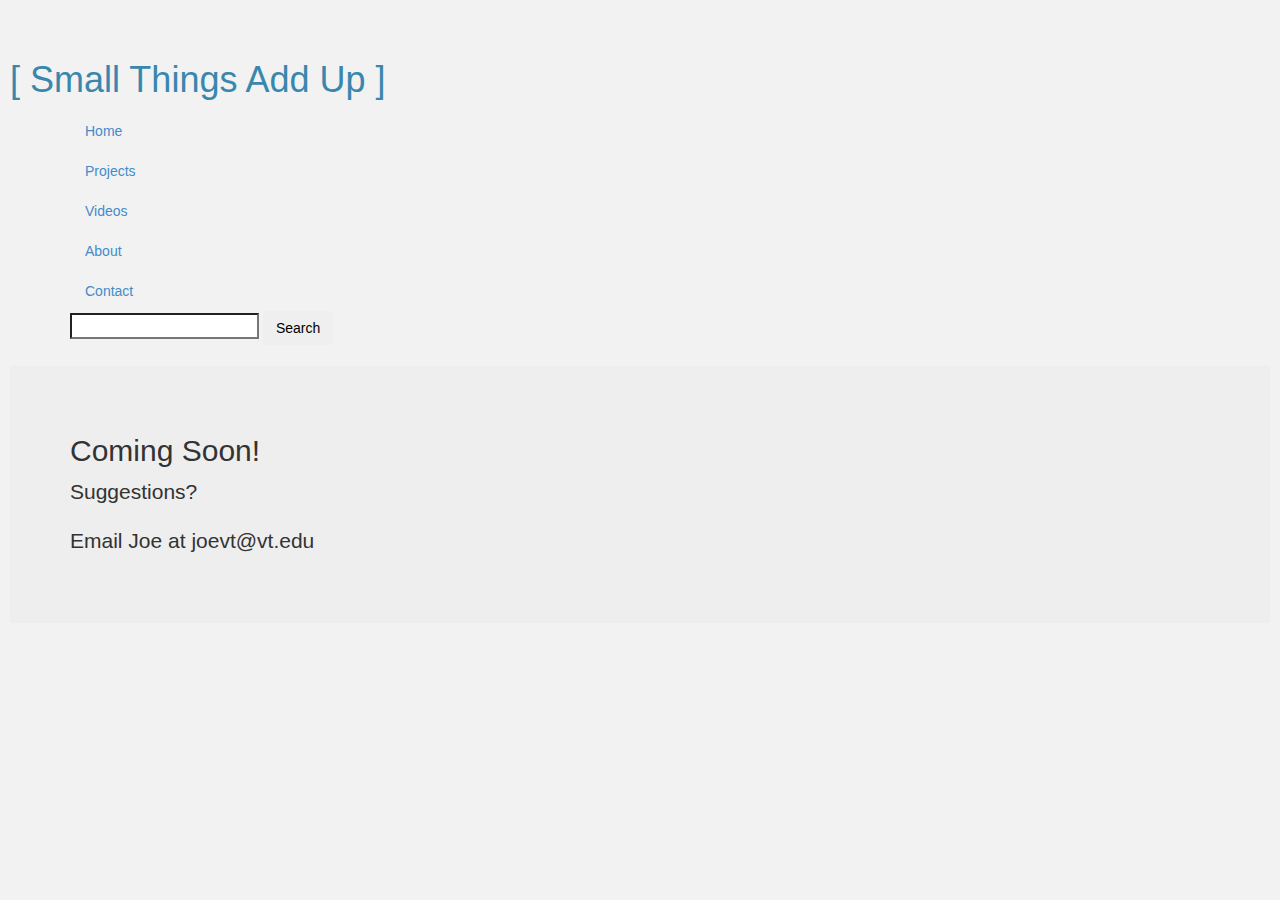
<file: old/projects.html>
<!DOCTYPE html>
<html>
  <head>
    <h1 class="text-info">[ Small Things Add Up ]</h1>
    <style>
  body {padding-top: 40px;}
  body {padding-left: 10px;}
  body {padding-right: 10px;}
</style>
    <title>Small Things Add Up</title>
    <meta name="viewport" content="width=device-width, initial-scale=1.0">
    <link href="css/bootstrap.min.css" rel="stylesheet" media="screen">

    <!-- HTML5 shim and Respond.js IE8 support of HTML5 elements and media queries -->
    <!--[if lt IE 9]>
      <script src="../../assets/js/html5shiv.js"></script>
      <script src="../../assets/js/respond.min.js"></script>
    <![endif]-->
  </head>
  <body style="background-color:#F2F2F2;>
    <div class="”container”">
    <div class="navbar">
              <div class="navbar-inner">
                <div class="container">
                  <ul class="nav">
                    <li><a href="index.html">Home</a></li>
                    <li class="active"><a href="projects.html">Projects</a></li>
                    <li><a href="videos.html">Videos</a></li>
                    <li><a href="about.html">About</a></li>
                    <li><a href="contact.html">Contact</a></li>
                    <li)<form class="form-search">
        <input type="text" class="input-medium search-query">
  <button type="submit" class="btn">Search</button>
</form></li>
                  </ul>
                </div>
              </div>
    </div>
    <div class="jumbotron">
      <div class="container">
        <h2>Coming Soon!</h2>
        <p class="lead">Suggestions?</p>
        <p class="lead">Email Joe at joevt@vt.edu</p>
      </div>
  </div>
    </body>
</html>
</file>
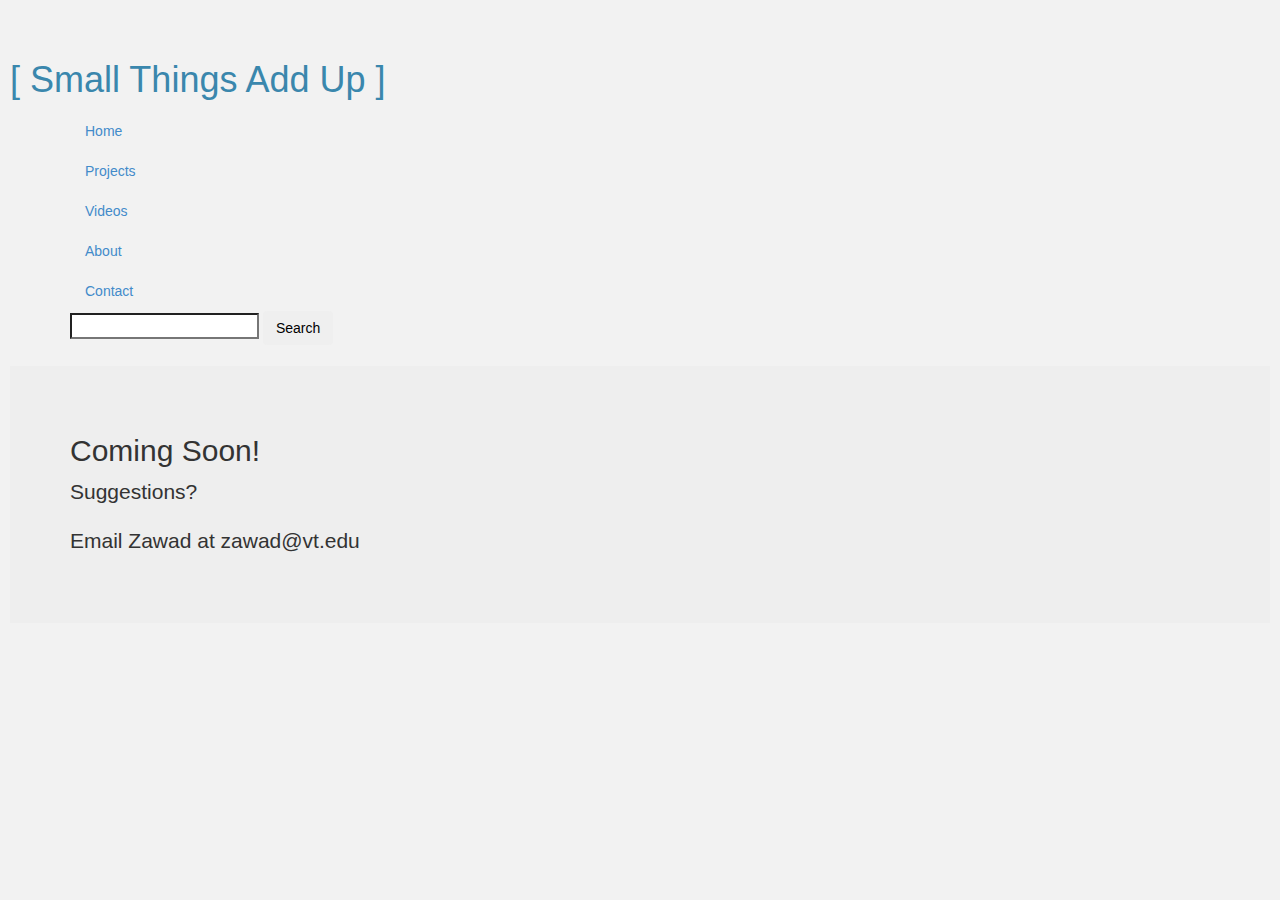
<file: old/videos.html>
<!DOCTYPE html>
<html>
  <head>
    <h1 class="text-info">[ Small Things Add Up ]</h1>
    <style>
  body {padding-top: 40px;}
  body {padding-left: 10px;}
  body {padding-right: 10px;}
</style>
    <title>Small Things Add Up</title>
    <meta name="viewport" content="width=device-width, initial-scale=1.0">
    <link href="css/bootstrap.min.css" rel="stylesheet" media="screen">

    <!-- HTML5 shim and Respond.js IE8 support of HTML5 elements and media queries -->
    <!--[if lt IE 9]>
      <script src="../../assets/js/html5shiv.js"></script>
      <script src="../../assets/js/respond.min.js"></script>
    <![endif]-->
  </head>
  <body style="background-color:#F2F2F2;>
    <div class="”container”">
    <div class="navbar">
              <div class="navbar-inner">
                <div class="container">
                  <ul class="nav">
                    <li><a href="index.html">Home</a></li>
                    <li><a href="projects.html">Projects</a></li>
                    <li class="active"><a href="videos.html">Videos</a></li>
                    <li><a href="about.html">About</a></li>
                    <li><a href="contact.html">Contact</a></li>
                    <li)<form class="form-search">
        <input type="text" class="input-medium search-query">
  <button type="submit" class="btn">Search</button>
</form></li>
                  </ul>
                </div>
              </div>
    </div>
    <div class="jumbotron">
      <div class="container">
        <h2>Coming Soon!</h2>
        <p class="lead">Suggestions?</p>
        <p class="lead">Email Zawad at zawad@vt.edu</p>
      </div>
  </div>
    </body>
</html>
</file>
<file: old/css/custom.css>
.wraptocenter {
	display: block;
    margin: 0 auto;
}
.wraptocenter * {
  vertical-align: middle;
}

span.centerImage {
     text-align: center;
     display: block;
     margin: 0 auto;
}
</file>
<file: old/css/style.css>
html, body {
	height: 100%;
}
body {
	background: #222222;
	background-image: url('./banner-2.jpg');
	background-position: center center;
	background-size: cover;
	background-repeat: no-repeat;
	background-attachment: fixed;
}

section {
	position: relative;
	width: 100%;
	color:#FFF;
}
section.section-home {
	overflow: hidden;
	min-height: 95%;
}
section.section-intro {
	padding-top: 1vw;
	min-height: 70%;
}
	#form-row {
		text-align: center;
		text-transform: 100%;
		font-weight: 100;
		color:#FFF;
		max-width: 50%;
		margin: 50px auto;
		padding: 5px 10px;
	}
	
	#form-row .register {
		font-size: 50px;
		-webkit-text-shadow:0px 0px 5px #000;
		-moz-text-shadow:0px 0px 5px #000;
		-ms-text-shadow:0px 0px 5px #000;
		-o-text-shadow:0px 0px 5px #000;
		text-shadow:0px 0px 5px #000;
	}
	
	#form-row .alert {
		font-size: 18px;
		display: none;
	}
	
	#form-row input::-webkit-input-placeholder {
	   color: #FFF;
	}

	#form-row input:-moz-placeholder { /* Firefox 18- */
	   color: #FFF;
	}

	#form-row input::-moz-placeholder {  /* Firefox 19+ */
	   color: #FFF;
	}

	#form-row input:-ms-input-placeholder {  
	   color: #FFF;
	}
	
	.text-input {
    	background-color: rgba(255, 255, 255, 0.2);
    	min-height: 40px;
    	color: #FFF;
		font-weight: 600;
		border: none;
		text-align: center;
	}
	
	section.section-intro .btn {
    	background-color: rgba(45, 195, 183, 0.2);
    	color: #FFF;
		font-weight: 400;
		border:none;
	}


section.section-details {
	color:#000;
	background: rgba(255,255,255,1.0);
}

	section .section-inner {
		position: absolute;
		top: 0%;
		left: 0;
		width: 100%;
	}

	section .angle {
		position:absolute;
		top:-50vw;
		width: 100%;
		text-align: center;
	}
		section .angle .angle-inner {
			display: inline-block;
			width: 75vw;
			height: 75vw;
			background: rgba(211, 84, 0, 1.0);
			-webkit-transform:rotate(45deg);
			-moz-transform:rotate(45deg);
			-ms-transform:rotate(45deg);
			-o-transform:rotate(45deg);
			transform:rotate(45deg);
			-webkit-box-shadow:0px 0px 3px #000;
			-moz-box-shadow:0px 0px 3px #000;
			-ms-box-shadow:0px 0px 3px #000;
			-o-box-shadow:0px 0px 3px #000;
			box-shadow:0px 0px 3px #000;
		}

header {
	font-size: 50px;
	text-align: center;
	text-transform: 100%;
	font-weight: 100;
	color:#FFF;
}
	.vt {
		font-weight: 800;
		letter-spacing: 5px;
	}
	
	header .header-info {
		position: relative;
		width: 100%;
	}
	
	header .header-location {
		position: absolute;
	}

	header .header-date {
		position: absolute;
	}
	
	header .logo {
		max-width: 30%;
	}
	
	header .social {
		font-size: 0;
	}
	
	header .facebook {
		max-width: 90px;
	}

	header .twitter {
		max-width: 90px;
	}


	.more {
		width: 100%;
		height: 1px;
		position: absolute;
		bottom:10%;
		left: 0%;
		white-space: nowrap;
		text-align: center;
		-webkit-transition:opacity 0.25s ease-in-out;
		-moz-transition:opacity 0.25s ease-in-out;
		-ms-transition:opacity 0.25s ease-in-out;
		-o-transition:opacity 0.25s ease-in-out;
		transition:opacity 0.25s ease-in-out;
	}
	
	.more.affix {
		opacity: 0.0;
	}

		.more .more-inner {
			display: inline-block;
			text-decoration: none;
			padding-top: 10px;
			width: 40px;
			height: 40px;
			background: rgba(211, 84, 0, 1.0);
			color:#FFF;
			-webkit-transform:rotate(45deg);
			-moz-transform:rotate(45deg);
			-ms-transform:rotate(45deg);
			-o-transform:rotate(45deg);
			transform:rotate(45deg);

			-webkit-transition: all 0.25s ease-in-out;
			-moz-transition: all 0.25s ease-in-out;
			-ms-transition: all 0.25s ease-in-out;
			-o-transition: all 0.25s ease-in-out;
			transition: all 0.25s ease-in-out;
		}
		.more .more-inner:hover {
			background: #FFF;
			color: rgba(211, 84, 0, 1.0);
		}
			.more .more-inner i:before {
				-webkit-transform:rotate(-45deg);
				-moz-transform:rotate(-45deg);
				-ms-transform:rotate(-45deg);
				-o-transform:rotate(-45deg);
				transform:rotate(-45deg);
			}

	.row-date {
		text-align: center;
	}

	.date {
		position: relative;
		width: 100%;
		height: 283px;
		color:#FFF;
	}
		.date .date-background {
			position: relative;
			top:41px;
			left: 0;
			width: 100%;
			height: 283px;
		}

			.date .date-background .date-text {
				display: inline-block;
				width: 200px;
				height: 200px;
				-webkit-transform:rotate(45deg);
				-moz-transform:rotate(45deg);
				-ms-transform:rotate(45deg);
				-o-transform:rotate(45deg);
				transform:rotate(45deg);
				font-size: 18px;
				text-align: center;
				background: #FFF;
			}
			.date.date-first .date-background .date-text {
			background: #3498db;
			}
			.date.date-second .date-background .date-text {
				background: #27ae60;
			}
			.date.date-third .date-background .date-text {
				background: #e74c3c;
			}

			.date .date-icon {
				position: absolute;
				left: 0;
				top: 0;
				height: 283px;
				width: 100%;
				text-align: center;
				padding-top: 90px;
			}
				.date .date-icon i {
					font-size: 100px;
				}

section.section-intro h2 {
	font-weight: 200;
	letter-spacing: 2px;
	-webkit-text-shadow:0px 0px 5px #000;
	-moz-text-shadow:0px 0px 5px #000;
	-ms-text-shadow:0px 0px 5px #000;
	-o-text-shadow:0px 0px 5px #000;
	text-shadow:0px 0px 5px #000;
	margin-bottom: -10px;
	color: #fff;
}
section.section-intro p {
	font-weight: 200;
	letter-spacing: 1px;
	line-height: 1.7;
	padding:20px 20px 60px 20px;
	-webkit-text-shadow:0px 0px 5px #000;
	-moz-text-shadow:0px 0px 5px #000;
	-ms-text-shadow:0px 0px 5px #000;
	-o-text-shadow:0px 0px 5px #000;
	text-shadow:0px 0px 5px #000;
	text-transform: uppercase;
}

section.faq {
	background: #FFF;
	color: #333;
	padding:20px 0px 60px 0px;
}
	section.faq h2 {
		font-weight: bold;
	}
	
	section.faq div.row {
		margin: 5px;
	}
	
	.qa-item {
	    margin: 5px 0px;
	}
	
	.question {
		font-weight: bold;
		text-align: center;
	}
	
	.answer {
		text-align: justify;
	}

table.table-details tr td:first-child() {
	width: 1px;
}

section.contact {
	background: #c1c1c1;
	color:#333;
	padding:20px 0px 20px 0px;
}

footer {
	padding:40px 0px 40px 0px;
	background: #222;
	color:#FFF;
}
	footer .rights {
		font-size: 12px;
		text-transform: uppercase;
	}
	footer .credit {
		font-size: 10px;
		text-transform: uppercase;
	}

@media screen and (min-width: 992px) {

	header .social {
		text-align: right;
		position: absolute;
		top: 10px;
		right: 20px;
	}
}

@media screen and (max-width: 991px) {
	header .header-info {
		position: relative;
		width: 100%;
	}
	
	header .header-location {
		position: relative;
	}

	header .header-date {
		position: relative;
	}
}

@media screen and (min-width: 768px) and (max-width: 991px) {
	
	#form-row {
		max-width: 60%;
	}

	#form-row .register {
		font-size: 40px;
	}

	header {
		font-size: 40px;
	}
	
		header .logo {
			max-width:40%;
		}
}

@media screen and (max-width: 767px) {

	#form-row {
		max-width: 75%;
	}

	#form-row .register {
		font-size: 30px;
	}

	header {
		font-size: 30px;
	}

		header .logo {
			max-width:50%;
		}
		
		header .facebook {
			max-width: 75px;
		}

		header .twitter {
			max-width: 75px;
		}


}

.navbar-default {
  /*background-color: #f8f8f8;*/
  background-color: transparent;
  /*border-color: #e7e7e7;*/
  border-color: transparent;
}

.navbar-default .navbar-text {
  color: #f8f8f8;
}

.navbar-default .navbar-nav > li > a {
  color: #f8f8f8;
}

.navbar-default .navbar-brand {
  color: #f8f8f8;
}

.navbar-default .navbar-brand:hover,
.navbar-default .navbar-brand:focus {
  color: #f8f8f8;
  background-color: transparent;
}

.navbar-default .navbar-nav > li > a:hover,
.navbar-default .navbar-nav > li > a:focus {
  color: #555555;
  background-color: transparent;
}

.navbar-default .navbar-nav > .active > a,
.navbar-default .navbar-nav > .active > a:hover,
.navbar-default .navbar-nav > .active > a:focus {
  color: #555555;
  background-color: #e7e7e7;
}

.navbar-default .navbar-nav > .disabled > a,
.navbar-default .navbar-nav > .disabled > a:hover,
.navbar-default .navbar-nav > .disabled > a:focus {
  color: #cccccc;
  background-color: transparent;
}
</file>
<file: old/css/carousel.css>
/* GLOBAL STYLES
-------------------------------------------------- */
/* Padding below the footer and lighter body text */

body {
  padding-bottom: 40px;
  color: #5a5a5a;
}
footer{padding-top: 50px}


/* CUSTOMIZE THE NAVBAR
-------------------------------------------------- */

/* Special class on .container surrounding .navbar, used for positioning it into place. */
.navbar-wrapper {
  position: absolute;
  top: 0;
  left: 0;
  right: 0;
  z-index: 20;
}

/* Flip around the padding for proper display in narrow viewports */
.navbar-wrapper .container {
  padding-left: 0;
  padding-right: 0;
}
.navbar-wrapper .navbar {
  padding-left: 15px;
  padding-right: 15px;
}


/* CUSTOMIZE THE CAROUSEL
-------------------------------------------------- */

/* Carousel base class */
.carousel {
  height: 600px;
  margin-bottom: 60px;
  margin-top: 51px;
}
/* Since positioning the image, we need to help out the caption */
.carousel-caption {
  z-index: 10;
}

/* Declare heights because of positioning of img element */
.carousel .item {
  height: 600px;
}
.carousel-inner > .item > img {
  position: absolute;
  top: 0;
  left: 5%;
  min-width: 90%;
  height: 600px;
}



/* MARKETING CONTENT
-------------------------------------------------- */

/* Pad the edges of the mobile views a bit */
.marketing {
  padding-top: 10px;
}

/* Center align the text within the three columns below the carousel */
.marketing .col-lg-3 {
  text-align: center;
}
.marketing h2 {
  font-weight: normal;
}
.marketing .col-lg-3 p {
  margin-left: 10px;
  margin-right: 10px;
}


/* Featurettes
------------------------- */

.featurette-divider {
  margin: 15px 0; /* Space out the Bootstrap <hr> more */
}

/* Thin out the marketing headings */
.featurette {
  font-size:200%;
  font-weight: 300;
  line-height: 1;
  letter-spacing: -1px;

}



/* RESPONSIVE CSS
-------------------------------------------------- */

@media (min-width: 768px) {

  /* Remove the edge padding needed for mobile */
  .marketing {
    padding-left: 0;
    padding-right: 0;
  }

  /* Navbar positioning foo */
  .navbar-wrapper {
    margin-top: 20px;
  }
  .navbar-wrapper .container {
    padding-left:  15px;
    padding-right: 15px;
  }
  .navbar-wrapper .navbar {
    padding-left:  0;
    padding-right: 0;
  }

  /* The navbar becomes detached from the top, so we round the corners */
  .navbar-wrapper .navbar {
    border-radius: 4px;
  }

  /* Bump up size of carousel content */
  .carousel-caption p {
    margin-bottom: 20px;
    font-size: 21px;
    line-height: 1.4;
  }

  .featurette-heading {
    font-size: 50px;
  }

}

@media (min-width: 992px) {
  .featurette-heading {
    margin-top: 120px;
  }
}
</file>
<file: css/stau.css>
#main {
    padding-top: 50px;
}

.navbar-custom {
    margin-bottom: 0;
    border-bottom: 1px solid rgba(255,255,255,.3);
    text-transform: uppercase;
    font-family: Montserrat,"Helvetica Neue",Helvetica,Arial,sans-serif;
    background-color: #000;
}

.navbar-custom .navbar-brand {
    font-weight: 700;
}

.navbar-custom .navbar-brand:focus {
    outline: 0;
}

.navbar-custom .navbar-brand .navbar-toggle {
    padding: 4px 6px;
    font-size: 16px;
    color: #fff;
}

.navbar-custom .navbar-brand .navbar-toggle:focus,
.navbar-custom .navbar-brand .navbar-toggle:active {
    outline: 0;
}

.navbar-custom a {
    color: #fff;
}

/*.navbar-custom .nav li a {
    -webkit-transition: background .3s ease-in-out;
    -moz-transition: background .3s ease-in-out;
    transition: background .3s ease-in-out;
}*/

.navbar-custom .nav li a:hover {
    outline: 0; 
    color:  #42dca3;
    background-color: transparent;
}

.navbar-custom .nav li a:focus,
.navbar-custom .nav li a:active {
    outline: 0;
    background-color: rgba(255,255,255,.3);
}

.navbar-custom .nav li.active {
    outline: 0;
}

.navbar-custom .nav li.active a {
    background-color: rgba(255,255,255,.3);
}

.navbar-custom .nav li.active a:hover {
    color: #fff;
}

@media(min-width:768px) {
/*    .navbar-custom {
        padding: 20px 0;
        border-bottom: 0;
        letter-spacing: 1px;
        background: 0 0;
        -webkit-transition: background .5s ease-in-out,padding .5s ease-in-out;
        -moz-transition: background .5s ease-in-out,padding .5s ease-in-out;
        transition: background .5s ease-in-out,padding .5s ease-in-out;
    }
*/
    .navbar-custom.top-nav-collapse {
        padding: 0;
        border-bottom: 1px solid rgba(255,255,255,.3);
        background: #000;
    }
}
/*  FOOTER
=============================*/
footer {
    padding: 50px 0;
}
footer p {
	margin: 0 0 25px;
    font-size: 18px;
    color:#fff;
    line-height: 1.5;
    margin: 0;
    font-family: Loral;
}


@media(min-width:768px) {
    footer p {
        font-size: 20px;
        line-height: 1.6;
    }
}
</file>
<file: old/css/social-icons.css>
/*!
 * Social Buttons for Twitter Bootstrap v1.0.0
 *
 * Copyright 2013 Adam Neumann
 * Licensed under the Apache License v2.0
 * http://www.apache.org/licenses/LICENSE-2.0
 */

.btn-facebook {
  color: #ffffff;
  background-color: #133783;
  border-color: #133783;
}

.btn-facebook:hover,
.btn-facebook:focus,
.btn-facebook:active,
.btn-facebook.active,
.open .dropdown-toggle.btn-facebook {
  color: #ffffff;
  background-color: #0e285f;
  border-color: #0b214e;
}

.btn-facebook:active,
.btn-facebook.active,
.open .dropdown-toggle.btn-facebook {
  background-image: none;
}

.btn-facebook.disabled,
.btn-facebook[disabled],
fieldset[disabled] .btn-facebook,
.btn-facebook.disabled:hover,
.btn-facebook[disabled]:hover,
fieldset[disabled] .btn-facebook:hover,
.btn-facebook.disabled:focus,
.btn-facebook[disabled]:focus,
fieldset[disabled] .btn-facebook:focus,
.btn-facebook.disabled:active,
.btn-facebook[disabled]:active,
fieldset[disabled] .btn-facebook:active,
.btn-facebook.disabled.active,
.btn-facebook[disabled].active,
fieldset[disabled] .btn-facebook.active {
  background-color: #133783;
  border-color: #133783;
}

.btn-twitter {
  color: #ffffff;
  background-color: #2daddc;
  border-color: #0271bf;
}

.btn-twitter:hover,
.btn-twitter:focus,
.btn-twitter:active,
.btn-twitter.active,
.open .dropdown-toggle.btn-twitter {
  color: #ffffff;
  background-color: #2095c0;
  border-color: #014d82;
}

.btn-twitter:active,
.btn-twitter.active,
.open .dropdown-toggle.btn-twitter {
  background-image: none;
}

.btn-twitter.disabled,
.btn-twitter[disabled],
fieldset[disabled] .btn-twitter,
.btn-twitter.disabled:hover,
.btn-twitter[disabled]:hover,
fieldset[disabled] .btn-twitter:hover,
.btn-twitter.disabled:focus,
.btn-twitter[disabled]:focus,
fieldset[disabled] .btn-twitter:focus,
.btn-twitter.disabled:active,
.btn-twitter[disabled]:active,
fieldset[disabled] .btn-twitter:active,
.btn-twitter.disabled.active,
.btn-twitter[disabled].active,
fieldset[disabled] .btn-twitter.active {
  background-color: #2daddc;
  border-color: #0271bf;
}

.btn-github {
  color: #000000;
  background-color: #fafafa;
  border-color: #cccccc;
}

.btn-github:hover,
.btn-github:focus,
.btn-github:active,
.btn-github.active,
.open .dropdown-toggle.btn-github {
  color: #000000;
  background-color: #e6e6e6;
  border-color: #adadad;
}

.btn-github:active,
.btn-github.active,
.open .dropdown-toggle.btn-github {
  background-image: none;
}

.btn-github.disabled,
.btn-github[disabled],
fieldset[disabled] .btn-github,
.btn-github.disabled:hover,
.btn-github[disabled]:hover,
fieldset[disabled] .btn-github:hover,
.btn-github.disabled:focus,
.btn-github[disabled]:focus,
fieldset[disabled] .btn-github:focus,
.btn-github.disabled:active,
.btn-github[disabled]:active,
fieldset[disabled] .btn-github:active,
.btn-github.disabled.active,
.btn-github[disabled].active,
fieldset[disabled] .btn-github.active {
  background-color: #fafafa;
  border-color: #cccccc;
}

.btn-pinterest {
  color: #ffffff;
  background-color: #d62229;
  border-color: #ab171e;
}

.btn-pinterest:hover,
.btn-pinterest:focus,
.btn-pinterest:active,
.btn-pinterest.active,
.open .dropdown-toggle.btn-pinterest {
  color: #ffffff;
  background-color: #b31c22;
  border-color: #751015;
}

.btn-pinterest:active,
.btn-pinterest.active,
.open .dropdown-toggle.btn-pinterest {
  background-image: none;
}

.btn-pinterest.disabled,
.btn-pinterest[disabled],
fieldset[disabled] .btn-pinterest,
.btn-pinterest.disabled:hover,
.btn-pinterest[disabled]:hover,
fieldset[disabled] .btn-pinterest:hover,
.btn-pinterest.disabled:focus,
.btn-pinterest[disabled]:focus,
fieldset[disabled] .btn-pinterest:focus,
.btn-pinterest.disabled:active,
.btn-pinterest[disabled]:active,
fieldset[disabled] .btn-pinterest:active,
.btn-pinterest.disabled.active,
.btn-pinterest[disabled].active,
fieldset[disabled] .btn-pinterest.active {
  background-color: #d62229;
  border-color: #ab171e;
}

.btn-linkedin {
  color: #ffffff;
  background-color: #73b8db;
  border-color: #4393bb;
}

.btn-linkedin:hover,
.btn-linkedin:focus,
.btn-linkedin:active,
.btn-linkedin.active,
.open .dropdown-toggle.btn-linkedin {
  color: #ffffff;
  background-color: #53a8d3;
  border-color: #33708e;
}

.btn-linkedin:active,
.btn-linkedin.active,
.open .dropdown-toggle.btn-linkedin {
  background-image: none;
}

.btn-linkedin.disabled,
.btn-linkedin[disabled],
fieldset[disabled] .btn-linkedin,
.btn-linkedin.disabled:hover,
.btn-linkedin[disabled]:hover,
fieldset[disabled] .btn-linkedin:hover,
.btn-linkedin.disabled:focus,
.btn-linkedin[disabled]:focus,
fieldset[disabled] .btn-linkedin:focus,
.btn-linkedin.disabled:active,
.btn-linkedin[disabled]:active,
fieldset[disabled] .btn-linkedin:active,
.btn-linkedin.disabled.active,
.btn-linkedin[disabled].active,
fieldset[disabled] .btn-linkedin.active {
  background-color: #73b8db;
  border-color: #4393bb;
}

.btn-google-plus {
  color: #ffffff;
  background-color: #dd4b39;
  border-color: #c53727;
}

.btn-google-plus:hover,
.btn-google-plus:focus,
.btn-google-plus:active,
.btn-google-plus.active,
.open .dropdown-toggle.btn-google-plus {
  color: #ffffff;
  background-color: #ca3523;
  border-color: #92291d;
}

.btn-google-plus:active,
.btn-google-plus.active,
.open .dropdown-toggle.btn-google-plus {
  background-image: none;
}

.btn-google-plus.disabled,
.btn-google-plus[disabled],
fieldset[disabled] .btn-google-plus,
.btn-google-plus.disabled:hover,
.btn-google-plus[disabled]:hover,
fieldset[disabled] .btn-google-plus:hover,
.btn-google-plus.disabled:focus,
.btn-google-plus[disabled]:focus,
fieldset[disabled] .btn-google-plus:focus,
.btn-google-plus.disabled:active,
.btn-google-plus[disabled]:active,
fieldset[disabled] .btn-google-plus:active,
.btn-google-plus.disabled.active,
.btn-google-plus[disabled].active,
fieldset[disabled] .btn-google-plus.active {
  background-color: #dd4b39;
  border-color: #c53727;
}

.btn-instagram {
  color: #ffffff;
  background-color: #6f97b6;
  border-color: #3f729b;
}

.btn-instagram:hover,
.btn-instagram:focus,
.btn-instagram:active,
.btn-instagram.active,
.open .dropdown-toggle.btn-instagram {
  color: #ffffff;
  background-color: #5583a7;
  border-color: #2d526f;
}

.btn-instagram:active,
.btn-instagram.active,
.open .dropdown-toggle.btn-instagram {
  background-image: none;
}

.btn-instagram.disabled,
.btn-instagram[disabled],
fieldset[disabled] .btn-instagram,
.btn-instagram.disabled:hover,
.btn-instagram[disabled]:hover,
fieldset[disabled] .btn-instagram:hover,
.btn-instagram.disabled:focus,
.btn-instagram[disabled]:focus,
fieldset[disabled] .btn-instagram:focus,
.btn-instagram.disabled:active,
.btn-instagram[disabled]:active,
fieldset[disabled] .btn-instagram:active,
.btn-instagram.disabled.active,
.btn-instagram[disabled].active,
fieldset[disabled] .btn-instagram.active {
  background-color: #6f97b6;
  border-color: #3f729b;
}

.btn-dropbox {
  color: #ffffff;
  background-color: #37a3eb;
  border-color: #2181cf;
}

.btn-dropbox:hover,
.btn-dropbox:focus,
.btn-dropbox:active,
.btn-dropbox.active,
.open .dropdown-toggle.btn-dropbox {
  color: #ffffff;
  background-color: #1791e3;
  border-color: #19609a;
}

.btn-dropbox:active,
.btn-dropbox.active,
.open .dropdown-toggle.btn-dropbox {
  background-image: none;
}

.btn-dropbox.disabled,
.btn-dropbox[disabled],
fieldset[disabled] .btn-dropbox,
.btn-dropbox.disabled:hover,
.btn-dropbox[disabled]:hover,
fieldset[disabled] .btn-dropbox:hover,
.btn-dropbox.disabled:focus,
.btn-dropbox[disabled]:focus,
fieldset[disabled] .btn-dropbox:focus,
.btn-dropbox.disabled:active,
.btn-dropbox[disabled]:active,
fieldset[disabled] .btn-dropbox:active,
.btn-dropbox.disabled.active,
.btn-dropbox[disabled].active,
fieldset[disabled] .btn-dropbox.active {
  background-color: #37a3eb;
  border-color: #2181cf;
}

.btn-bitbucket {
  color: #ffffff;
  background-color: #2d5f9c;
  border-color: #205081;
}

.btn-bitbucket:hover,
.btn-bitbucket:focus,
.btn-bitbucket:active,
.btn-bitbucket.active,
.open .dropdown-toggle.btn-bitbucket {
  color: #ffffff;
  background-color: #244c7c;
  border-color: #143250;
}

.btn-bitbucket:active,
.btn-bitbucket.active,
.open .dropdown-toggle.btn-bitbucket {
  background-image: none;
}

.btn-bitbucket.disabled,
.btn-bitbucket[disabled],
fieldset[disabled] .btn-bitbucket,
.btn-bitbucket.disabled:hover,
.btn-bitbucket[disabled]:hover,
fieldset[disabled] .btn-bitbucket:hover,
.btn-bitbucket.disabled:focus,
.btn-bitbucket[disabled]:focus,
fieldset[disabled] .btn-bitbucket:focus,
.btn-bitbucket.disabled:active,
.btn-bitbucket[disabled]:active,
fieldset[disabled] .btn-bitbucket:active,
.btn-bitbucket.disabled.active,
.btn-bitbucket[disabled].active,
fieldset[disabled] .btn-bitbucket.active {
  background-color: #2d5f9c;
  border-color: #205081;
}

.btn-dribbble {
  color: #ffffff;
  background-color: #ea4c89;
  border-color: #cb396f;
}

.btn-dribbble:hover,
.btn-dribbble:focus,
.btn-dribbble:active,
.btn-dribbble.active,
.open .dropdown-toggle.btn-dribbble {
  color: #ffffff;
  background-color: #e62771;
  border-color: #9d2954;
}

.btn-dribbble:active,
.btn-dribbble.active,
.open .dropdown-toggle.btn-dribbble {
  background-image: none;
}

.btn-dribbble.disabled,
.btn-dribbble[disabled],
fieldset[disabled] .btn-dribbble,
.btn-dribbble.disabled:hover,
.btn-dribbble[disabled]:hover,
fieldset[disabled] .btn-dribbble:hover,
.btn-dribbble.disabled:focus,
.btn-dribbble[disabled]:focus,
fieldset[disabled] .btn-dribbble:focus,
.btn-dribbble.disabled:active,
.btn-dribbble[disabled]:active,
fieldset[disabled] .btn-dribbble:active,
.btn-dribbble.disabled.active,
.btn-dribbble[disabled].active,
fieldset[disabled] .btn-dribbble.active {
  background-color: #ea4c89;
  border-color: #cb396f;
}

.btn-flickr {
  color: #ffffff;
  background-color: #f051a5;
  border-color: #ff0084;
}

.btn-flickr:hover,
.btn-flickr:focus,
.btn-flickr:active,
.btn-flickr.active,
.open .dropdown-toggle.btn-flickr {
  color: #ffffff;
  background-color: #ed2b92;
  border-color: #c20064;
}

.btn-flickr:active,
.btn-flickr.active,
.open .dropdown-toggle.btn-flickr {
  background-image: none;
}

.btn-flickr.disabled,
.btn-flickr[disabled],
fieldset[disabled] .btn-flickr,
.btn-flickr.disabled:hover,
.btn-flickr[disabled]:hover,
fieldset[disabled] .btn-flickr:hover,
.btn-flickr.disabled:focus,
.btn-flickr[disabled]:focus,
fieldset[disabled] .btn-flickr:focus,
.btn-flickr.disabled:active,
.btn-flickr[disabled]:active,
fieldset[disabled] .btn-flickr:active,
.btn-flickr.disabled.active,
.btn-flickr[disabled].active,
fieldset[disabled] .btn-flickr.active {
  background-color: #f051a5;
  border-color: #ff0084;
}

.btn-foursquare {
  color: #ffffff;
  background-color: #0cbadf;
  border-color: #0072b1;
}

.btn-foursquare:hover,
.btn-foursquare:focus,
.btn-foursquare:active,
.btn-foursquare.active,
.open .dropdown-toggle.btn-foursquare {
  color: #ffffff;
  background-color: #0a9ab8;
  border-color: #004b74;
}

.btn-foursquare:active,
.btn-foursquare.active,
.open .dropdown-toggle.btn-foursquare {
  background-image: none;
}

.btn-foursquare.disabled,
.btn-foursquare[disabled],
fieldset[disabled] .btn-foursquare,
.btn-foursquare.disabled:hover,
.btn-foursquare[disabled]:hover,
fieldset[disabled] .btn-foursquare:hover,
.btn-foursquare.disabled:focus,
.btn-foursquare[disabled]:focus,
fieldset[disabled] .btn-foursquare:focus,
.btn-foursquare.disabled:active,
.btn-foursquare[disabled]:active,
fieldset[disabled] .btn-foursquare:active,
.btn-foursquare.disabled.active,
.btn-foursquare[disabled].active,
fieldset[disabled] .btn-foursquare.active {
  background-color: #0cbadf;
  border-color: #0072b1;
}

.btn-renren {
  color: #ffffff;
  background-color: #397cb6;
  border-color: #33669a;
}

.btn-renren:hover,
.btn-renren:focus,
.btn-renren:active,
.btn-renren.active,
.open .dropdown-toggle.btn-renren {
  color: #ffffff;
  background-color: #2f6797;
  border-color: #24486c;
}

.btn-renren:active,
.btn-renren.active,
.open .dropdown-toggle.btn-renren {
  background-image: none;
}

.btn-renren.disabled,
.btn-renren[disabled],
fieldset[disabled] .btn-renren,
.btn-renren.disabled:hover,
.btn-renren[disabled]:hover,
fieldset[disabled] .btn-renren:hover,
.btn-renren.disabled:focus,
.btn-renren[disabled]:focus,
fieldset[disabled] .btn-renren:focus,
.btn-renren.disabled:active,
.btn-renren[disabled]:active,
fieldset[disabled] .btn-renren:active,
.btn-renren.disabled.active,
.btn-renren[disabled].active,
fieldset[disabled] .btn-renren.active {
  background-color: #397cb6;
  border-color: #33669a;
}

.btn-skype {
  color: #ffffff;
  background-color: #70c3e2;
  border-color: #00aff0;
}

.btn-skype:hover,
.btn-skype:focus,
.btn-skype:active,
.btn-skype.active,
.open .dropdown-toggle.btn-skype {
  color: #ffffff;
  background-color: #4eb5db;
  border-color: #0082b3;
}

.btn-skype:active,
.btn-skype.active,
.open .dropdown-toggle.btn-skype {
  background-image: none;
}

.btn-skype.disabled,
.btn-skype[disabled],
fieldset[disabled] .btn-skype,
.btn-skype.disabled:hover,
.btn-skype[disabled]:hover,
fieldset[disabled] .btn-skype:hover,
.btn-skype.disabled:focus,
.btn-skype[disabled]:focus,
fieldset[disabled] .btn-skype:focus,
.btn-skype.disabled:active,
.btn-skype[disabled]:active,
fieldset[disabled] .btn-skype:active,
.btn-skype.disabled.active,
.btn-skype[disabled].active,
fieldset[disabled] .btn-skype.active {
  background-color: #70c3e2;
  border-color: #00aff0;
}

.btn-stackexchange {
  color: #ffffff;
  background-color: #5184c1;
  border-color: #185397;
}

.btn-stackexchange:hover,
.btn-stackexchange:focus,
.btn-stackexchange:active,
.btn-stackexchange.active,
.open .dropdown-toggle.btn-stackexchange {
  color: #ffffff;
  background-color: #3d70ac;
  border-color: #103662;
}

.btn-stackexchange:active,
.btn-stackexchange.active,
.open .dropdown-toggle.btn-stackexchange {
  background-image: none;
}

.btn-stackexchange.disabled,
.btn-stackexchange[disabled],
fieldset[disabled] .btn-stackexchange,
.btn-stackexchange.disabled:hover,
.btn-stackexchange[disabled]:hover,
fieldset[disabled] .btn-stackexchange:hover,
.btn-stackexchange.disabled:focus,
.btn-stackexchange[disabled]:focus,
fieldset[disabled] .btn-stackexchange:focus,
.btn-stackexchange.disabled:active,
.btn-stackexchange[disabled]:active,
fieldset[disabled] .btn-stackexchange:active,
.btn-stackexchange.disabled.active,
.btn-stackexchange[disabled].active,
fieldset[disabled] .btn-stackexchange.active {
  background-color: #5184c1;
  border-color: #185397;
}

.btn-trello {
  color: #ffffff;
  background-color: #569cc4;
  border-color: #27709b;
}

.btn-trello:hover,
.btn-trello:focus,
.btn-trello:active,
.btn-trello.active,
.open .dropdown-toggle.btn-trello {
  color: #ffffff;
  background-color: #3e88b3;
  border-color: #1b4d6a;
}

.btn-trello:active,
.btn-trello.active,
.open .dropdown-toggle.btn-trello {
  background-image: none;
}

.btn-trello.disabled,
.btn-trello[disabled],
fieldset[disabled] .btn-trello,
.btn-trello.disabled:hover,
.btn-trello[disabled]:hover,
fieldset[disabled] .btn-trello:hover,
.btn-trello.disabled:focus,
.btn-trello[disabled]:focus,
fieldset[disabled] .btn-trello:focus,
.btn-trello.disabled:active,
.btn-trello[disabled]:active,
fieldset[disabled] .btn-trello:active,
.btn-trello.disabled.active,
.btn-trello[disabled].active,
fieldset[disabled] .btn-trello.active {
  background-color: #569cc4;
  border-color: #27709b;
}

.btn-tumblr {
  color: #ffffff;
  background-color: #3a5976;
  border-color: #2a4763;
}

.btn-tumblr:hover,
.btn-tumblr:focus,
.btn-tumblr:active,
.btn-tumblr.active,
.open .dropdown-toggle.btn-tumblr {
  color: #ffffff;
  background-color: #2d445b;
  border-color: #182838;
}

.btn-tumblr:active,
.btn-tumblr.active,
.open .dropdown-toggle.btn-tumblr {
  background-image: none;
}

.btn-tumblr.disabled,
.btn-tumblr[disabled],
fieldset[disabled] .btn-tumblr,
.btn-tumblr.disabled:hover,
.btn-tumblr[disabled]:hover,
fieldset[disabled] .btn-tumblr:hover,
.btn-tumblr.disabled:focus,
.btn-tumblr[disabled]:focus,
fieldset[disabled] .btn-tumblr:focus,
.btn-tumblr.disabled:active,
.btn-tumblr[disabled]:active,
fieldset[disabled] .btn-tumblr:active,
.btn-tumblr.disabled.active,
.btn-tumblr[disabled].active,
fieldset[disabled] .btn-tumblr.active {
  background-color: #3a5976;
  border-color: #2a4763;
}

.btn-vk {
  color: #ffffff;
  background-color: #5a7fa6;
  border-color: #426187;
}

.btn-vk:hover,
.btn-vk:focus,
.btn-vk:active,
.btn-vk.active,
.open .dropdown-toggle.btn-vk {
  color: #ffffff;
  background-color: #4b6b8c;
  border-color: #2e435e;
}

.btn-vk:active,
.btn-vk.active,
.open .dropdown-toggle.btn-vk {
  background-image: none;
}

.btn-vk.disabled,
.btn-vk[disabled],
fieldset[disabled] .btn-vk,
.btn-vk.disabled:hover,
.btn-vk[disabled]:hover,
fieldset[disabled] .btn-vk:hover,
.btn-vk.disabled:focus,
.btn-vk[disabled]:focus,
fieldset[disabled] .btn-vk:focus,
.btn-vk.disabled:active,
.btn-vk[disabled]:active,
fieldset[disabled] .btn-vk:active,
.btn-vk.disabled.active,
.btn-vk[disabled].active,
fieldset[disabled] .btn-vk.active {
  background-color: #5a7fa6;
  border-color: #426187;
}

.btn-weibo {
  color: #ffffff;
  background-color: #f85959;
  border-color: #e64141;
}

.btn-weibo:hover,
.btn-weibo:focus,
.btn-weibo:active,
.btn-weibo.active,
.open .dropdown-toggle.btn-weibo {
  color: #ffffff;
  background-color: #f63232;
  border-color: #cf1b1b;
}

.btn-weibo:active,
.btn-weibo.active,
.open .dropdown-toggle.btn-weibo {
  background-image: none;
}

.btn-weibo.disabled,
.btn-weibo[disabled],
fieldset[disabled] .btn-weibo,
.btn-weibo.disabled:hover,
.btn-weibo[disabled]:hover,
fieldset[disabled] .btn-weibo:hover,
.btn-weibo.disabled:focus,
.btn-weibo[disabled]:focus,
fieldset[disabled] .btn-weibo:focus,
.btn-weibo.disabled:active,
.btn-weibo[disabled]:active,
fieldset[disabled] .btn-weibo:active,
.btn-weibo.disabled.active,
.btn-weibo[disabled].active,
fieldset[disabled] .btn-weibo.active {
  background-color: #f85959;
  border-color: #e64141;
}

.btn-xing {
  color: #ffffff;
  background-color: #1f6768;
  border-color: #074c4d;
}

.btn-xing:hover,
.btn-xing:focus,
.btn-xing:active,
.btn-xing.active,
.open .dropdown-toggle.btn-xing {
  color: #ffffff;
  background-color: #164849;
  border-color: #021515;
}

.btn-xing:active,
.btn-xing.active,
.open .dropdown-toggle.btn-xing {
  background-image: none;
}

.btn-xing.disabled,
.btn-xing[disabled],
fieldset[disabled] .btn-xing,
.btn-xing.disabled:hover,
.btn-xing[disabled]:hover,
fieldset[disabled] .btn-xing:hover,
.btn-xing.disabled:focus,
.btn-xing[disabled]:focus,
fieldset[disabled] .btn-xing:focus,
.btn-xing.disabled:active,
.btn-xing[disabled]:active,
fieldset[disabled] .btn-xing:active,
.btn-xing.disabled.active,
.btn-xing[disabled].active,
fieldset[disabled] .btn-xing.active {
  background-color: #1f6768;
  border-color: #074c4d;
}

.btn-youtube {
  color: #ffffff;
  background-color: #cd332d;
  border-color: #6e0610;
}

.btn-youtube:hover,
.btn-youtube:focus,
.btn-youtube:active,
.btn-youtube.active,
.open .dropdown-toggle.btn-youtube {
  color: #ffffff;
  background-color: #ac2b26;
  border-color: #340308;
}

.btn-youtube:active,
.btn-youtube.active,
.open .dropdown-toggle.btn-youtube {
  background-image: none;
}

.btn-youtube.disabled,
.btn-youtube[disabled],
fieldset[disabled] .btn-youtube,
.btn-youtube.disabled:hover,
.btn-youtube[disabled]:hover,
fieldset[disabled] .btn-youtube:hover,
.btn-youtube.disabled:focus,
.btn-youtube[disabled]:focus,
fieldset[disabled] .btn-youtube:focus,
.btn-youtube.disabled:active,
.btn-youtube[disabled]:active,
fieldset[disabled] .btn-youtube:active,
.btn-youtube.disabled.active,
.btn-youtube[disabled].active,
fieldset[disabled] .btn-youtube.active {
  background-color: #cd332d;
  border-color: #6e0610;
}
</file>
<file: css/style.css>
/*
	Name	: Marinka Theme;
	Version	: 1.0;
	Created : 16 Juni 2014;
*/

/*	IMPORT
===========================*/
@import url('portfolio.jquery.css');
@import url(http://fonts.googleapis.com/css?family=Open+Sans:400,300,600,700,800);

/* GENERAL
===========================*/

html, body{
	margin: 0;
	padding: 0;
}

body{
	font-family: "Open Sans", sans-serif;
/*	font-family: Lora,"Helvetica Neue",Helvetica,Arial,sans-serif;*/
	font-weight: 400;
	background-color: #000000;
	scrollbar-face-color: #121212;
}

::-webkit-scrollbar {
	width: 8px;
}

::-webkit-scrollbar-track {
	background-color: #121212;
} 

::-webkit-scrollbar-thumb {
	background-color: #1ccdab;
	-webkit-border-radius: 2px;
	   -moz-border-radius: 2px;
	    -ms-border-radius: 2px;
		 -o-border-radius: 2px;
			border-radius: 2px;
} 

::-webkit-scrollbar-button {
	display: none;
} 

::-webkit-scrollbar-corner {
	background-color: #000000;
}



#scrollUp {
	bottom: 20px;
	right: 20px;
	height: 38px;  /* Height of image */
	width: 38px; /* Width of image */
	background: url(../img/top.png) no-repeat;
}

.btn.btn-default{
	background-color: #ecf0f1;
	color: #34495e;
	border: 1px solid #ecf0f1;
}

.btn.btn-default:hover{
	background-color: #bdc3c7;
	color: #34495e;
	border: 1px solid #bdc3c7;
	transition: all 1s ease;
	-webkit-transition: all 1s ease;
	   -moz-transition: all 1s ease;
	    -ms-transition: all 1s ease;
	     -o-transition: all 1s ease;
}

.btn.btn-primary{
	background-color: #42dca3;
	color: #fff;
	border: 1px solid #42dca3;
}

.btn.btn-primary:hover{
	background-color: #16a085;
	color: #fff;
	border: 1px solid #16a085;
	transition: all 1s ease;
	-webkit-transition: all 1s ease;
	   -moz-transition: all 1s ease;
	    -ms-transition: all 1s ease;
	     -o-transition: all 1s ease;
}

.btn.btn-success{
	background-color: #2ecc71;
	color: #fff;
	border: 1px solid #2ecc71;
}

.btn.btn-success:hover{
	background-color: #27ae60;
	color: #fff;
	border: 1px solid #27ae60;
	transition: all 1s ease;
	-webkit-transition: all 1s ease;
	   -moz-transition: all 1s ease;
	    -ms-transition: all 1s ease;
	     -o-transition: all 1s ease;
}

.btn.btn-info{
	background-color: #3498db;
	color: #fff;
	border: 1px solid #3498db;
}

.btn.btn-info:hover{
	background-color: #2980b9;
	color: #fff;
	border: 1px solid #2980b9;
	transition: all 1s ease;
	-webkit-transition: all 1s ease;
	   -moz-transition: all 1s ease;
	    -ms-transition: all 1s ease;
	     -o-transition: all 1s ease;
}

.btn.btn-warning{
	background-color: #f1c40f;
	color: #fff;
	border: 1px solid #f1c40f;
}

.btn.btn-warning:hover{
	background-color: #f39c12;
	color: #fff;
	border: 1px solid #f39c12;
	transition: all 1s ease;
	-webkit-transition: all 1s ease;
	   -moz-transition: all 1s ease;
	    -ms-transition: all 1s ease;
	     -o-transition: all 1s ease;
}

.btn.btn-danger{
	background-color: #e74c3c;
	color: #fff;
	border: 1px solid #e74c3c;
}

.btn.btn-danger{
	background-color: #c0392b;
	color: #fff;
	border: 1px solid #c0392b;
	transition: all 1s ease;
	-webkit-transition: all 1s ease;
	   -moz-transition: all 1s ease;
	    -ms-transition: all 1s ease;
	     -o-transition: all 1s ease;
}

.btn-group{
	margin-right: 20px;
	margin-bottom: 10px;
}

.input-lg{
	margin-bottom: 22px;
}

.form-control{
	border: 1px solid #42dca3;
}

.form-control:focus{
	border: 1px solid #ecf0f1;
	box-shadow: none;
	-webkit-box-shadow: none;
	   -moz-box-shadow: none;
	    -ms-box-shadow: none;
	     -o-box-shadow: none;
	background-color: #ecf0f1;
	transition: all 1s ease;
	-webkit-transition: all 1s ease;
	   -moz-transition: all 1s ease;
	    -ms-transition: all 1s ease;
	     -o-transition: all 1s ease;
}

/* SIDEBAR
===========================*/

#sidebar{
	border-top: 10px solid #42dca3;
	margin-bottom: 30px;
}

#sidebar .sosmed{
	background-color: #16a085;
	margin-bottom: 35px;
	padding: 20px;
	color: #ecf0f1;
	border-bottom-right-radius: 10px;
	-webkit-border-bottom-right-radius: 10px;
	   -moz-border-bottom-right-radius: 10px;
	    -ms-border-bottom-right-radius: 10px;
	     -o-border-bottom-right-radius: 10px;
	border-bottom-left-radius: 10px;
	-webkit-border-bottom-left-radius: 10px;
	   -moz-border-bottom-left-radius: 10px;
	    -ms-border-bottom-left-radius: 10px;
	     -o-border-bottom-left-radius: 10px;
}

#sidebar .sosmed a{
	color: #ecf0f1;
	margin-right: 5px;
	margin-left: 5px;
}

#sidebar .sosmed a i.fa{
	background-color: #ecf0f1;
	color: #16a085;
	width: 60px;
	height: 60px;
	border-radius: 100%;
	-webkit-border-radius: 100%;
	   -moz-border-radius: 100%;
	    -ms-border-radius: 100%;
	     -o-border-radius: 100%;
	padding-top: 18px;
}

#sidebar .sosmed a i.fa:hover{
	background-color: #bdc3c7;
	transition: all 1s ease;
	-webkit-transition: all 1s ease;
	   -moz-transition: all 1s ease;
	    -ms-transition: all 1s ease;
	     -o-transition: all 1s ease;
}

#sidebar .user{
	margin-bottom: 30px;
}

#sidebar .user img{
	border: 10px solid #bdc3c7;
}

#sidebar .user .user-head{
	text-align: center;
}

#sidebar .user .user-head h1{
	color: #fff;
	font-weight: 600;
}

#sidebar .user .user-head h5{
	font-weight: 600;
	color: #7f8c8d;
	font-size: 18pt;
}

#sidebar .user .user-head .hr-center{
	height: 3px;
	background-color: #42dca3;
	width: 40%;
	display: block;
	margin: 0 auto;
}

#sidebar .link-me{
	margin-top: 30px;
}

#sidebar .link-me i.fa{
	background-color: #42dca3;
	color: #ecf0f1;
	width: 45px;
	height: 45px;
	padding-top: 13px;
	border-radius: 10px;
	font-size: 14pt;
	-webkit-border-radius: 10px;
	   -moz-border-radius: 10px;
	    -ms-border-radius: 10px;
	     -o-border-radius: 10px;
}

#sidebar .link-me i.fa:hover{
	background-color: #bdc3c7;
	transition: all 1s ease;
	-webkit-transition: all 1s ease;
	   -moz-transition: all 1s ease;
	    -ms-transition: all 1s ease;
	     -o-transition: all 1s ease;
}

#sidebar .link-me .hr-center{
	height: 3px;
	background-color: #34495e;
	margin: 0 auto;
	width: 100px;
	margin-top: 15px;
}

/* CONTENT
===========================*/

#content{
	background-color: #fff;
	border-top: 10px solid #16a085;
	border-bottom-right-radius: 10px;
	-webkit-border-bottom-right-radius: 10px;
	   -moz-border-bottom-right-radius: 10px;
	    -ms-border-bottom-right-radius: 10px;
	     -o-border-bottom-right-radius: 10px;
	border-bottom-left-radius: 10px;
	-webkit-border-bottom-left-radius: 10px;
	   -moz-border-bottom-left-radius: 10px;
	    -ms-border-bottom-left-radius: 10px;
	     -o-border-bottom-left-radius: 10px;
}

#content .navbar{
	margin-bottom: 0;
	background-color: #ecf0f1;
}

#content .navbar-default .navbar-nav > .active > a, 
#content .navbar-default .navbar-nav > .active > a:hover, 
#content .navbar-default .navbar-nav > .active > a:focus{
	border-radius: 6px;
	-webkit-border-radius: 6px;
	   -moz-border-radius: 6px;
	    -ms-border-radius: 6px;
	     -o-border-radius: 6px;
}

#content .navbar-default .navbar-collapse, 
#content .navbar-default .navbar-form{
	margin-top: 10px;
}

#content .navbar-default ul.nav li a{
	color: #34495e;
}

#content .navbar-default ul.nav li a:hover{
	color: #42dca3;
	transition: all 1s ease;
	-webkit-transition: all 1s ease;
	   -moz-transition: all 1s ease;
	    -ms-transition: all 1s ease;
	     -o-transition: all 1s ease;
}

#content .navbar ul.nav.navbar-right{
	margin-right: 17px !important;
}

#content .navbar ul.nav.navbar-right i.fa{
	background-color: #34495e;
	color: #fff;
	width: 30px;
	padding-top: 8px;
	padding-left: 10px;
	border-radius: 100%;
	-webkit-border-radius: 100%;
	   -moz-border-radius: 100%;
	    -ms-border-radius: 100%;
	     -o-border-radius: 100%;
	height: 30px;
}

#content .main-content{
	padding: 0 20px;
}

.timeline {
  	list-style: none;
  	padding: 20px 0 20px;
  	position: relative;
}

.timeline:before {
  	top: 0;
  	bottom: 0;
  	position: absolute;
  	content: " ";
  	width: 3px;
  	background-color: #eeeeee;
  	right: 25px;
  	margin-left: -1.5px;
}

.timeline > li {
  	margin-bottom: 20px;
  	position: relative;
}

.timeline > li:before,
.timeline > li:after {
  	content: " ";
  	display: table;
}

.timeline > li:after {
  	clear: both;
}

.timeline > li:before,
.timeline > li:after {
  	content: " ";
  	display: table;
}

.timeline > li:after {
  	clear: both;
}

.timeline > li > .timeline-panel {
  	width: calc( 100% - 75px );
  	float: left;
  	color: #34495e;
  	border: 1px solid #d4d4d4;
  	border-radius: 2px;
  	padding: 20px;
  	position: relative;
  	-webkit-box-shadow: 0 1px 6px rgba(0, 0, 0, 0.175);
  	box-shadow: 0 1px 6px rgba(0, 0, 0, 0.175);
}

.timeline > li > .timeline-panel:before {
  	position: absolute;
  	top: 26px;
  	right: -15px;
  	display: inline-block;
  	border-top: 15px solid transparent;
  	border-left: 15px solid #ccc;
  	border-right: 0 solid #ccc;
  	border-bottom: 15px solid transparent;
  	content: " ";
}

.timeline > li > .timeline-panel:after {
  	position: absolute;
  	top: 27px;
  	right: -14px;
  	display: inline-block;
  	border-top: 14px solid transparent;
  	border-left: 14px solid #fff;
  	border-right: 0 solid #fff;
  	border-bottom: 14px solid transparent;
  	content: " ";
}

.timeline > li > .timeline-panel h1{
	margin-top: 0;
}

.timeline > li > .timeline-panel .hr-left{
	height: 1px;
	width: 100px;
	margin-bottom: 20px;
	background-color: #ddd;
}

.timeline .timeline-head{
	text-align: right;
	margin-right: 80px;
	margin-top: 20px;
}

.timeline > li > .timeline-badge {
  	color: #fff;
  	width: 50px;
  	height: 50px;
  	line-height: 50px;
  	font-size: 1.4em;
  	text-align: center;
  	position: absolute;
  	top: 16px;
  	right: 0px;
  	margin-left: -25px;
  	background-color: #999999;
  	z-index: 100;
  	border-top-right-radius: 50%;
  	border-top-left-radius: 50%;
  	border-bottom-right-radius: 50%;
  	border-bottom-left-radius: 50%;
}

.timeline > li.timeline-inverted > .timeline-panel {
  	float: right;
}

.timeline > li.timeline-inverted > .timeline-panel:before {
  	border-left-width: 0;
  	border-right-width: 15px;
  	left: -15px;
  	right: auto;
}

.timeline > li.timeline-inverted > .timeline-panel:after {
  	border-left-width: 0;
  	border-right-width: 14px;
  	left: -14px;
  	right: auto;
}

.timeline-badge.primary {
  	background-color: transparent !important;
  	width: 20px !important;
  	height: 20px !important;
  	right: 16.5px !important;
  	top: 32px !important;
  	border: 2px solid #42dca3;
}

.timeline-badge.success {
  	background-color: transparent !important;
  	width: 20px !important;
  	height: 20px !important;
  	right: 16.5px !important;
  	top: 32px !important;
  	border: 2px solid #2ecc71;
}

.timeline-badge.warning {
  	background-color: transparent !important;
  	width: 20px !important;
  	height: 20px !important;
  	right: 16.5px !important;
  	top: 32px !important;
  	border: 2px solid #f1c40f;
}

.timeline-badge.danger {
  	background-color: transparent !important;
  	width: 20px !important;
  	height: 20px !important;
  	right: 16.5px !important;
  	top: 32px !important;
  	border: 2px solid #e74c3c;
}

.timeline-badge.info {
  	background-color: transparent !important;
  	width: 20px !important;
  	height: 20px !important;
  	right: 16.5px !important;
  	top: 32px !important;
  	border: 2px solid #3498db;
}

.timeline-badge.default{
	background-color: #34495e !important;
}

.timeline-title {
  	margin-top: 0;
  	color: inherit;
}

.timeline-body > p,
.timeline-body > ul {
  	margin-bottom: 0;
}

.timeline-body > p + p {
  	margin-top: 5px;
}

/*	WORK
==========================*/

.thumbnail{
	padding: 0;
	border: none;
}

.thumbnail:hover{
	border: none;
}

/*	RESUME
==========================*/

#resume i.fa{
	margin-right: 10px;
}

/*	WORK EXPERIENCE
==========================*/

.work-experience h3{
	margin-bottom: 5px;
}

.work-experience small{
	color: #7f8c8d;
}

.work-experience p{
	margin-top: 15px;
}

/*	Skills
===========================*/

.skillbar {
	position:relative;
	display:block;
	margin-bottom:15px;
	width:100%;
	background:#eee;
	height:25px;
	border-radius:3px;
	-moz-border-radius:3px;
	-webkit-border-radius:3px;
	-webkit-transition:0.4s linear;
	-moz-transition:0.4s linear;
	-ms-transition:0.4s linear;
	-o-transition:0.4s linear;
	transition:0.4s linear;
	-webkit-transition-property:width, background-color;
	-moz-transition-property:width, background-color;
	-ms-transition-property:width, background-color;
	-o-transition-property:width, background-color;
	transition-property:width, background-color;
}

.skillbar-title {
	position:absolute;
	top:0;
	left:0;
	width:110px;
	font-weight:bold;
	font-size:13px;
	color:#ffffff;
	background:#6adcfa;
	-webkit-border-top-left-radius:3px;
	-webkit-border-bottom-left-radius:4px;
	-moz-border-radius-topleft:3px;
	-moz-border-radius-bottomleft:3px;
	border-top-left-radius:3px;
	border-bottom-left-radius:3px;
}

.skillbar-title span {
	display:block;
	background:rgba(0, 0, 0, 0.1);
	padding:0 20px;
	height:25px;
	line-height:25px;
	-webkit-border-top-left-radius:3px;
	-webkit-border-bottom-left-radius:3px;
	-moz-border-radius-topleft:3px;
	-moz-border-radius-bottomleft:3px;
	border-top-left-radius:3px;
	border-bottom-left-radius:3px;
}

.skillbar-bar {
	height:25px;
	width:0px;
	background:#6adcfa;
	border-radius:3px;
	-moz-border-radius:3px;
	-webkit-border-radius:3px;
}

.skill-bar-percent {
	position:absolute;
	right:10px;
	top:0;
	font-size:11px;
	height:25px;
	line-height:25px;
	color:#ffffff;
	color:rgba(0, 0, 0, 0.4);
}

/*	BLOG
==============================*/

#blog .blog-content h3{
	margin-top: 0;
	margin-bottom: 5px;
}

#blog .blog-content h3 a{
	text-decoration: none;
	color: #34495e;
}

#blog .blog-content h3 a:hover{
	color: #42dca3;
	transition: all 1s ease;
	-webkit-transition: all 1s ease;
	   -moz-transition: all 1s ease;
	    -ms-transition: all 1s ease;
	     -o-transition: all 1s ease;
}

#blog .blog-content small i.fa{
	margin-right: 8px;
	color: #bdc3c7;
}

#blog .blog-content small a{
	margin-right: 20px;
	color: #7f8c8d;
	text-decoration: none;
}

#blog .blog-content small a:hover{
	color: #42dca3;
	transition: all 1s ease;
	-webkit-transition: all 1s ease;
	   -moz-transition: all 1s ease;
	    -ms-transition: all 1s ease;
	     -o-transition: all 1s ease;
}

#blog .blog-content p{
	margin-top: 15px;
}

#blog img{
	height: 180px;
	width: 100%;
}

/*	CONTACT
===========================*/

#contact a{
	color: #34495e;
	text-decoration: none;
}

#contact a:hover{
	color: #42dca3;
	transition: all 1s ease;
	-webkit-transition: all 1s ease;
	   -moz-transition: all 1s ease;
	    -ms-transition: all 1s ease;
	     -o-transition: all 1s ease;
}

/*	FOOTER
=============================*/
/*footer{
	background-color: #34495e;
	padding: 30px 20px 20px 20px;
	margin-top: 30px;
}

footer p{
	color: #fff;
}
*/
.top-nav-collapse {
        /* Customize the look and feel of the collapsed top nav here */
        padding: 0;
        background-color: #08c;
        border-bottom: 1px scroller #ccc;
        z-index: 1030 !important;
        position: fixed !important;
    }

/*	RESPONSIVE
=============================*/

/* Smartphones (portrait) ----------- */
@media only screen and (max-width : 320px) {
/* Styles */

}

@media only screen and (max-width : 480px) {
/* Styles */

	.timeline-panel h1{
		font-size: 20pt;
	}

	.timeline-panel p{
		font-size: 10pt;
	}

	.timeline-panel address{
		font-size: 10pt;
	}

	.timeline-panel .skillbar-title{
		width: 55px;
	}

	.timeline-panel .skillbar-title span{
		padding: 0 5px;
		font-size: 6pt;
	}

	.timeline-panel .skill-bar-percent{
		font-size: 6pt;
	}

	#personal-info .btn-group button{
		font-size: 8pt;
	}

}
</file>
